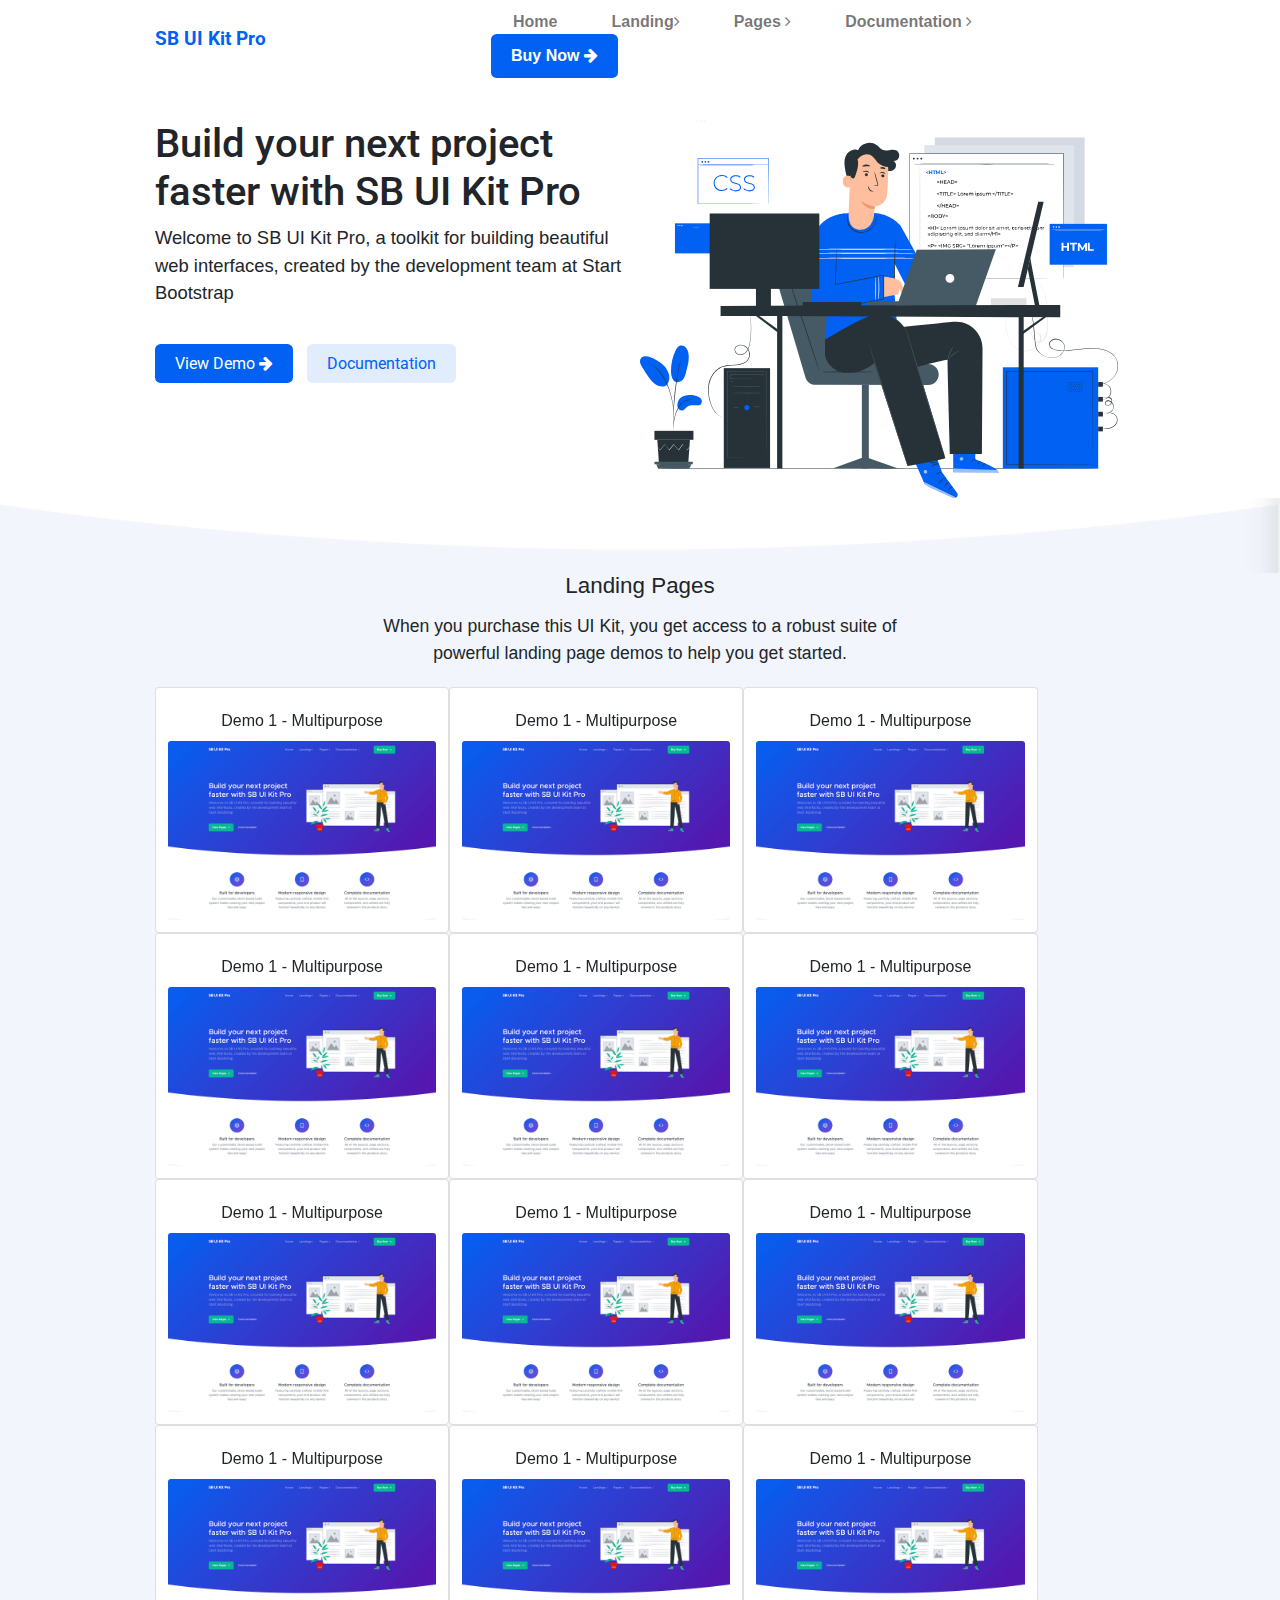
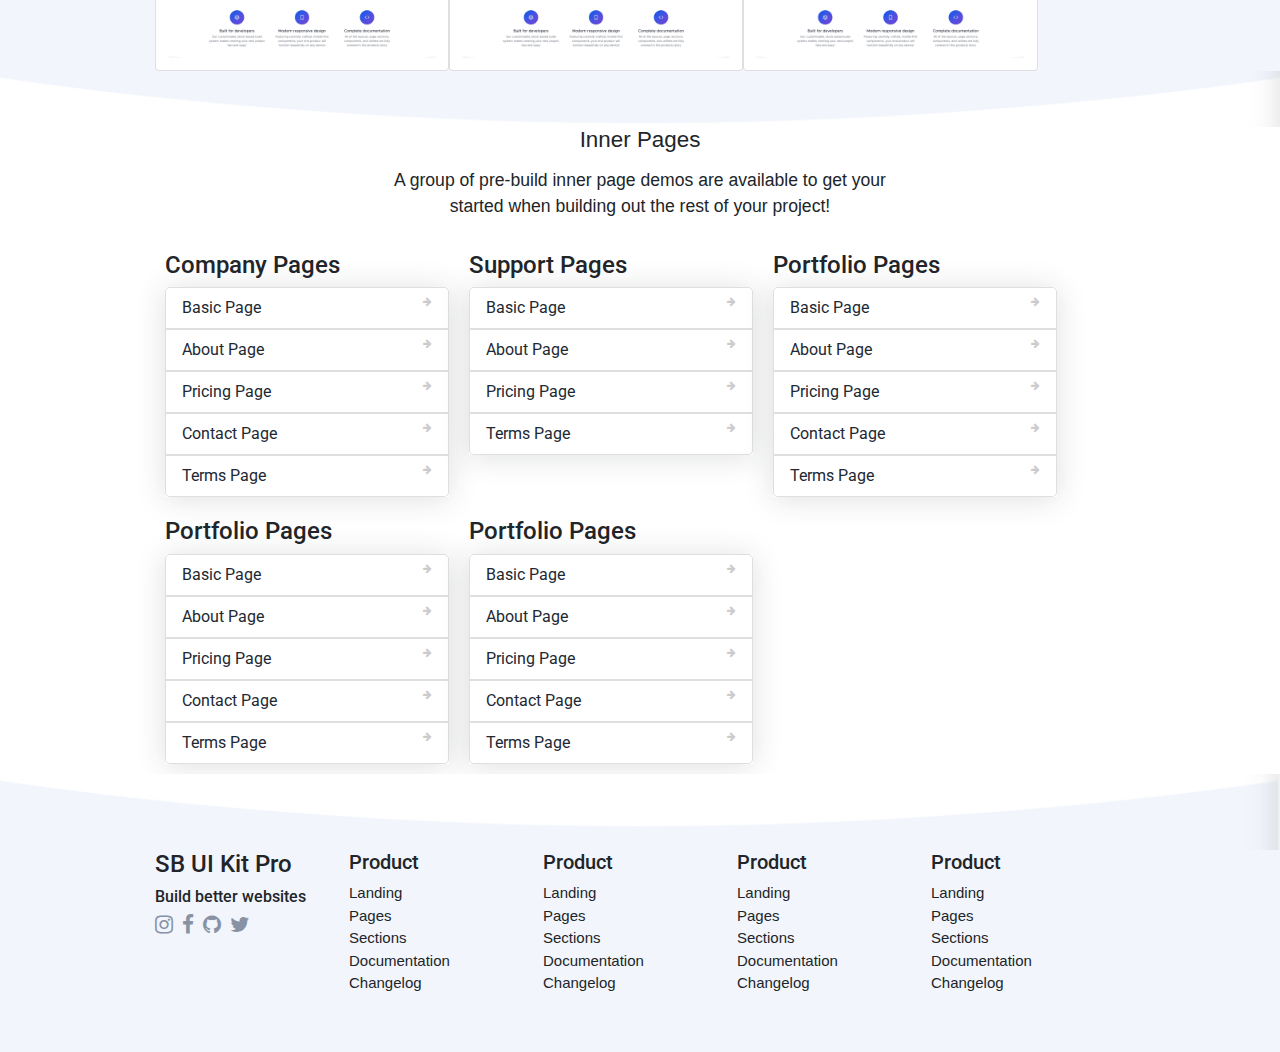
<file: class10/index.html>
<html>
<head>  
	<meta name="viewport" content="width=device-width, initial-scale=1">
  <title>Template Raw HTML</title>
  <link href="css/bootstrap.min.css" rel="stylesheet">
  <link href="css/fontawesome/css/font-awesome.min.css" rel="stylesheet">
  <link href="css/custom.css" rel="stylesheet">
  <link href="css/responsive.css" rel="stylesheet">
</head>
<body>
<div class="navfixed">
	<div class="main">
		<header>
			<div class="logo">
				SB UI Kit Pro
			</div>
			<div class="nav">
				<ul>
					<a href="index.html" ><li class="navitem">Home</li></a>
					<a href="#"><li class="navitem">Landing<i class="fa fa-angle-right"></i></li></a>
					<a href="#"><li class="navitem">Pages <i class="fa fa-angle-right"></i></li></a>
					<a href="#"><li class="navitem">Documentation <i class="fa fa-angle-right"></i></li></a>			
					<a href="#"><li class="buynow">Buy Now <i class="fa fa-arrow-right"></i></li></a>
				</ul>
			</div>
		</header>	
	</div>
</div>
<section class="sec1">
	<div class="footmain">
		<div class="sec1-left">
			<h1>Build your next project faster with SB UI Kit Pro</h1>
			<p>Welcome to SB UI Kit Pro, a toolkit for building beautiful web interfaces, created by the development team at Start Bootstrap</p>
			<a class="viewdemo">View Demo <i class="fa fa-arrow-right"></i></a>
			<a class="documentation">Documentation</a>
		</div>
		<div class="sec1-right">
			<img src="img/programming.svg" class="banner-img">
		</div>
	</div>
</section>
<section class="sec2">
	<img src="img/footertop.png" class="footerpic">
	<div class="footmain">
		<h2>Landing Pages</h2>
		<p>When you purchase this UI Kit, you get access to a robust suite of powerful landing page demos to help you get started.</p>
		<div class="card">
		<h6>Demo 1 - Multipurpose</h6>
		<img src="img/card/1.png" class="card-img">
		</div>
		<div class="card">
		<h6>Demo 1 - Multipurpose</h6>
		<img src="img/card/1.png" class="card-img">
		</div>
		<div class="card">
		<h6>Demo 1 - Multipurpose</h6>
		<img src="img/card/1.png" class="card-img">
		</div>
		<div class="card">
		<h6>Demo 1 - Multipurpose</h6>
		<img src="img/card/1.png" class="card-img">
		</div>
		<div class="card">
		<h6>Demo 1 - Multipurpose</h6>
		<img src="img/card/1.png" class="card-img">
		</div>
		<div class="card">
		<h6>Demo 1 - Multipurpose</h6>
		<img src="img/card/1.png" class="card-img">
		</div>
		<div class="card">
		<h6>Demo 1 - Multipurpose</h6>
		<img src="img/card/1.png" class="card-img">
		</div>
		<div class="card">
		<h6>Demo 1 - Multipurpose</h6>
		<img src="img/card/1.png" class="card-img">
		</div>
		<div class="card">
		<h6>Demo 1 - Multipurpose</h6>
		<img src="img/card/1.png" class="card-img">
		</div>
		<div class="card">
		<h6>Demo 1 - Multipurpose</h6>
		<img src="img/card/1.png" class="card-img">
		</div>
		<div class="card">
		<h6>Demo 1 - Multipurpose</h6>
		<img src="img/card/1.png" class="card-img">
		</div>
		<div class="card">
		<h6>Demo 1 - Multipurpose</h6>
		<img src="img/card/1.png" class="card-img">
		</div>		
	</div>
	<img src="img/bottomshape.png" class="footerpic">
</section>
	<section class="sec3">
		<div class="footmain">
			<h2>Inner Pages</h2>
			<p>A group of pre-build inner page demos are available to get your started when building out the rest of your project!</p>
			<div class="list-content">
			<h4>Company Pages</h4>
			<ul>
				<a href="#"><li class="start-radius">Basic Page <i class="fa fa-arrow-right"></i></li></a>			
				<li>About Page <i class="fa fa-arrow-right"></i></li>	
				<li >Pricing Page <i class="fa fa-arrow-right"></i></li>
				<li>Contact Page <i class="fa fa-arrow-right"></i></li>
				<li class="end-radius">Terms Page <i class="fa fa-arrow-right"></i></li>				
			</ul>

			</div>
			<div class="list-content">
			<h4>Support Pages</h4>
			<ul>
				<li class="start-radius">Basic Page <i class="fa fa-arrow-right"></i></li>			
				<li>About Page <i class="fa fa-arrow-right"></i></li>	
				<li >Pricing Page <i class="fa fa-arrow-right"></i></li>
				<li class="end-radius">Terms Page <i class="fa fa-arrow-right"></i></li>				
			</ul>
			</div>
			<div class="list-content">
			<h4>Portfolio Pages</h4>
			<ul>
				<li class="start-radius">Basic Page <i class="fa fa-arrow-right"></i></li>			
				<li>About Page <i class="fa fa-arrow-right"></i></li>	
				<li >Pricing Page <i class="fa fa-arrow-right"></i></li>
				<li>Contact Page <i class="fa fa-arrow-right"></i></li>
				<li class="end-radius">Terms Page <i class="fa fa-arrow-right"></i></li>				
			</ul>
			</div>
			<div class="list-content">
			<h4>Portfolio Pages</h4>
			<ul>
				<li class="start-radius">Basic Page <i class="fa fa-arrow-right"></i></li>			
				<li>About Page <i class="fa fa-arrow-right"></i></li>	
				<li >Pricing Page <i class="fa fa-arrow-right"></i></li>
				<li>Contact Page <i class="fa fa-arrow-right"></i></li>
				<li class="end-radius">Terms Page <i class="fa fa-arrow-right"></i></li>				
			</ul>
			</div>
			<div class="list-content">
			<h4>Portfolio Pages</h4>
			<ul>
				<li class="start-radius">Basic Page <i class="fa fa-arrow-right"></i></li>			
				<li>About Page <i class="fa fa-arrow-right"></i></li>	
				<li >Pricing Page <i class="fa fa-arrow-right"></i></li>
				<li>Contact Page <i class="fa fa-arrow-right"></i></li>
				<li class="end-radius">Terms Page <i class="fa fa-arrow-right"></i></li>				
			</ul>
			</div>
		</div>
	</section>
	<section class="sec4"></section>	
<footer>
<img src="img/footertop.png" class="footerpic">
	<div class="footmain">
		<div class="foot1">
			<h4>SB UI Kit Pro</h4>
			<h6>Build better websites</h6>
			<i class="fa fa-instagram"></i>
			<i class="fa fa-facebook"></i>
			<i class="fa fa-github"></i>
			<i class="fa fa-twitter"></i>
		</div>
		<div class="foot2">
		<h5>Product</h5>
			<ul>
				<li>Landing</li>
				<li>Pages</li>
				<li>Sections</li>
				<li>Documentation</li>
				<li>Changelog</li>
			</ul>
		</div>
		<div class="foot3">
		<h5>Product</h5>
			<ul>
				<li>Landing</li>
				<li>Pages</li>
				<li>Sections</li>
				<li>Documentation</li>
				<li>Changelog</li>
			</ul>
		</div>
		<div class="foot4">
		<h5>Product</h5>
			<ul>
				<li>Landing</li>
				<li>Pages</li>
				<li>Sections</li>
				<li>Documentation</li>
				<li>Changelog</li>
			</ul>
		</div>
		<div class="foot5">
		<h5>Product</h5>
			<ul>
				<li>Landing</li>
				<li>Pages</li>
				<li>Sections</li>
				<li>Documentation</li>
				<li>Changelog</li>
			</ul>
		</div>
		<section class="copyright">
			
		</section>
		</div>
		
	</footer>	
  <script src="js/bootstrap.min.js"></script>
</body>

</html>
</file>
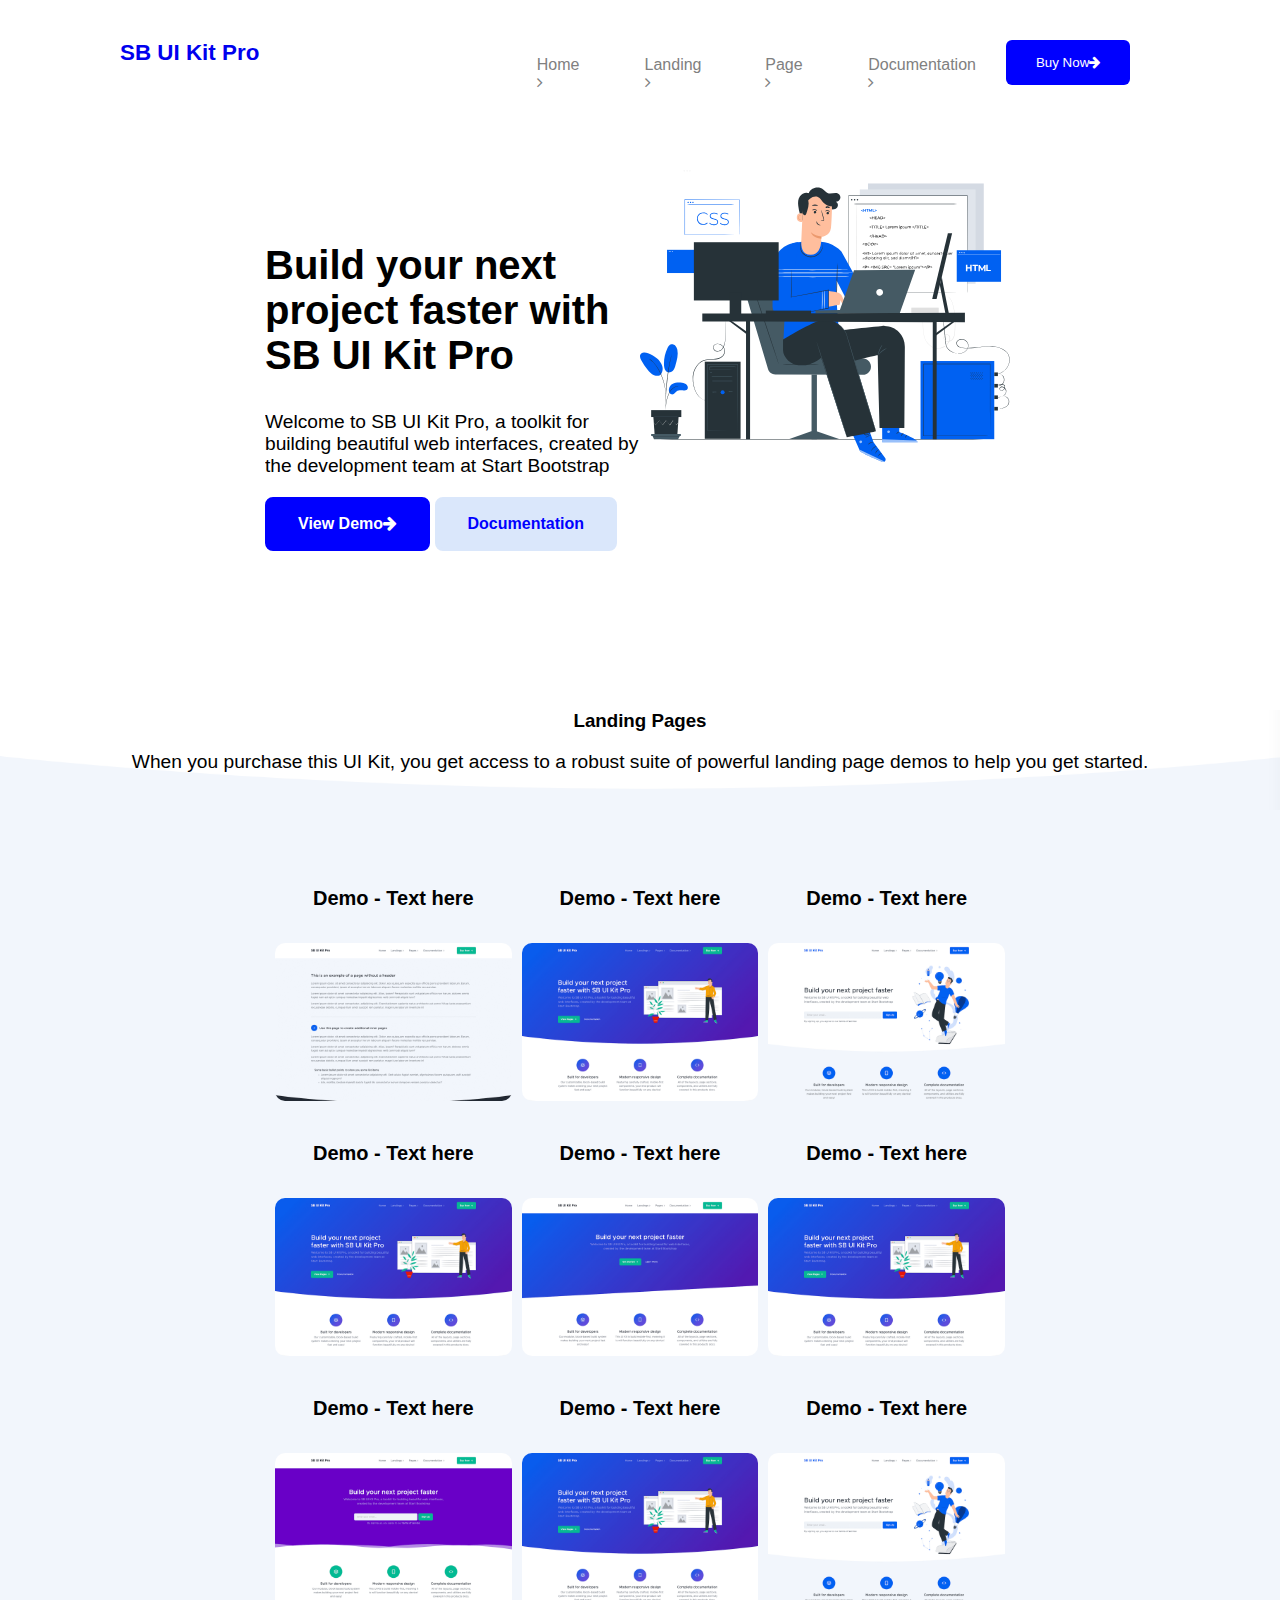
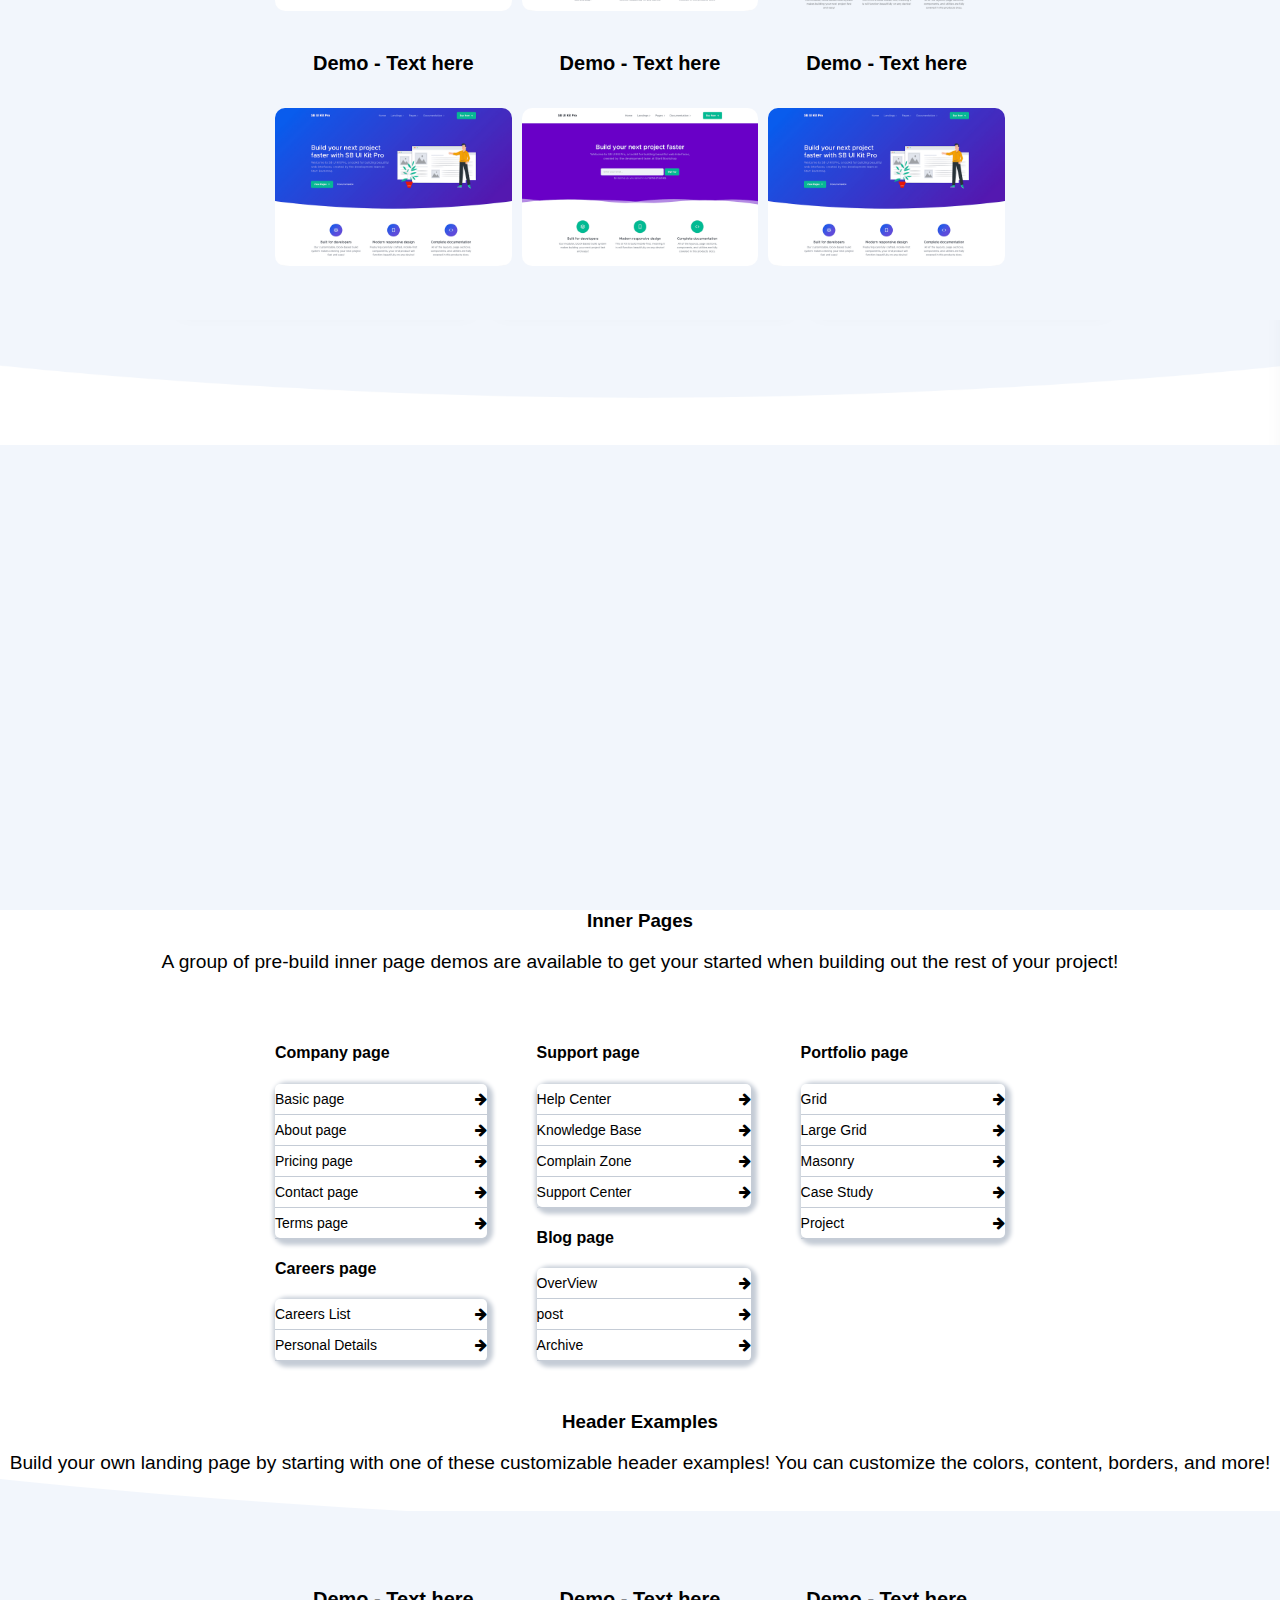
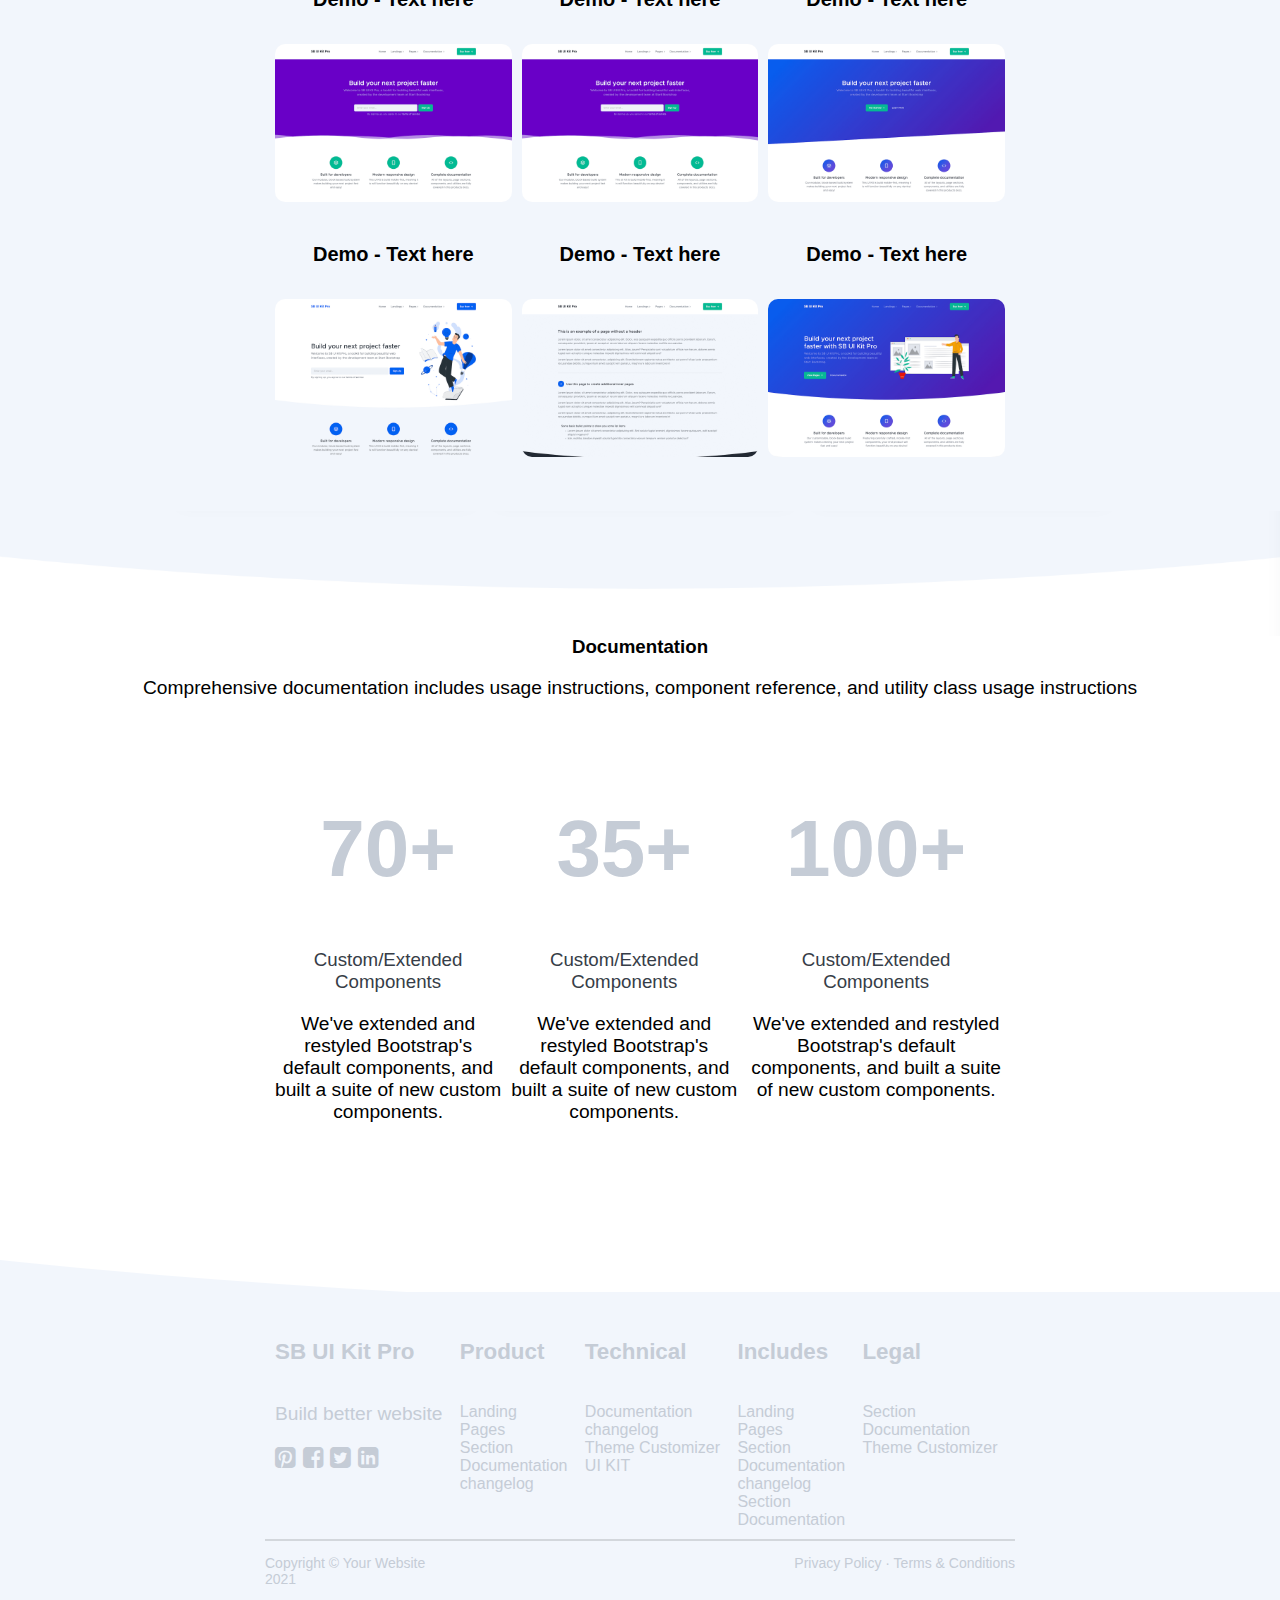
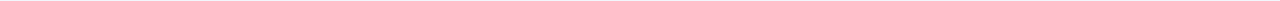
<file: Class6/index.html>
<!DOCTYPE html>
<html lang="en">
<head>
  <meta charset="UTF-8">
  <meta http-equiv="X-UA-Compatible" content="IE=edge">
  <meta name="viewport" content="width=device-width, initial-scale=1.0">
  <title>SB UI Kit Pro</title>
  <link rel="stylesheet" href="https://cdnjs.cloudflare.com/ajax/libs/font-awesome/4.7.0/css/font-awesome.min.css">
  <link rel="stylesheet" href="style.css">
</head>
<body>
  <section class="sec1">
    <navbar>
      <div class="logo"><a href="#">SB UI Kit Pro</a></div>
      <div class="nav">
        <ul>
          <li><a href="">Home <i class="fa fa-angle-right"></i></a></li>
          <li><a href="">Landing <i class="fa fa-angle-right"></i></a></li>
          <li><a href="">Page <i class="fa fa-angle-right"></i></a></li>
          <li><a href="">Documentation <i class="fa fa-angle-right"></i></a></li>
        </ul>
      </div>
      <div class="button"><button class="myBtn">Buy Now<i class="fa fa-arrow-right"></i></button></div>
    </navbar>
  </section>

<!-- section1 End -->
<!-- section2 Start -->

  <section class="sec2">
    <div class="side1">
      <h2>Build your next project faster with SB UI Kit Pro</h2>
      <p>Welcome to SB UI Kit Pro, a toolkit for building beautiful web interfaces, created by the development team at Start Bootstrap</p>
      <button class="myBtn1" type="button">View Demo<i class="fa fa-arrow-right"></i></button>
      <button class="myBtn2" type="button">Documentation</button>
    </div>
    <div class="side2">
      <img src="images/programming.svg" alt="">
    </div>
  </section>

  <!-- section2 End -->
  <!-- section3 Start -->

  <section class="sec3">
    <div class="top-area top-area-img">
      <h3>Landing Pages</h3>
      <p>When you purchase this UI Kit, you get access to a robust suite of powerful landing page demos to help you get started.</p>
    </div>
    <div class="demo-website grid-container">
      <div class="demo1 demo">
        <h4>Demo - Text here</h4>
        <a href=""><img src="images/header4.png" alt=""></a>
      </div>
      <div class="demo2 demo">
        <h4>Demo - Text here</h4>
        <a href=""><img src="images/demo img.png" alt=""></a>
      </div>
      <div class="demo3 demo">
        <h4>Demo - Text here</h4>
        <a href=""><img src="images/header3.png" alt=""></a>
      </div>
      <div class="demo4 demo ">
        <h4>Demo - Text here</h4>
        <a href=""><img src="images/demo img.png" alt=""></a>
      </div>
      <div class="demo5 demo ">
        <h4>Demo - Text here</h4>
        <a href=""><img src="images/header2.png" alt=""></a>
      </div>
      <div class="demo6 demo ">
        <h4>Demo - Text here</h4>
        <a href=""><img src="images/demo img.png" alt=""></a>
      </div>
      <div class="demo7 demo ">
        <h4>Demo - Text here</h4>
        <a href=""><img src="images/header1.png" alt=""></a>
      </div>
      <div class="demo8 demo ">
        <h4>Demo - Text here</h4>
        <a href=""><img src="images/demo img.png" alt=""></a>
      </div>
      <div class="demo9 demo">
        <h4>Demo - Text here</h4>
        <a href=""><img src="images/header3.png" alt=""></a>
      </div>
      <div class="demo10 demo">
        <h4>Demo - Text here</h4>
        <a href=""><img src="images/demo img.png" alt=""></a>
      </div>
      <div class="demo11 demo">
        <h4>Demo - Text here</h4>
        <a href=""><img src="images/header1.png" alt=""></a>
      </div>
      <div class="demo12 demo">
        <h4>Demo - Text here</h4>
        <a href=""><img src="images/demo img.png" alt=""></a>
      </div>
    </div>
    <div class="lastImage"></div>
  </section>

  <!-- section3 End -->
  <!-- section4 Start -->


  <section class="sec4">
    <div class="top-area">
      <h3>Inner Pages</h3>
      <p>A group of pre-build inner page demos are available to get your started when building out the rest of your project!</p>
    </div>
    <div class="grid-container-sec4">
      <div class="pages">
          <h4>Company page</h4>
          <table class="mytable">
            <tr class="myRow">
              <td class="myData"><a href="" class="dataLink">
                <div class="dataAndI">
                <small>Basic page</small>
                <small><i class="fa fa-arrow-right"></i></small>
              </div></a></td>
            </tr>
            <tr class="myRow">
              <td class="myData"><a href="" class="dataLink">
                <div class="dataAndI">
                <small>About page</small>
                <small><i class="fa fa-arrow-right"></i></small>
              </div></a></td>
            </tr>
            <tr class="myRow">
              <td class="myData"><a href="" class="dataLink">
                <div class="dataAndI">
                <small>Pricing page</small>
                <small><i class="fa fa-arrow-right"></i></small>
              </div></a></td>
            </tr>
            <tr class="myRow">
              <td class="myData"><a href="" class="dataLink">
                <div class="dataAndI">
                <small>Contact page</small>
                <small><i class="fa fa-arrow-right"></i></small>
              </div></a></td>
            </tr>
            <tr class="myRow">
              <td class="myData"><a href="" class="dataLink">
                <div class="dataAndI">
                <small>Terms page</small>
                <small><i class="fa fa-arrow-right"></i></small>
              </div></a></td>
            </tr>
          </table>
          <h4>Careers page</h4>
          <div>
            <table class="mytable">
              <tr class="myRow">
                <td class="myData"><a href="" class="dataLink">
                  <div class="dataAndI">
                  <small>Careers List</small>
                  <small><i class="fa fa-arrow-right"></i></small>
                </div></a></td>
              </tr>
              <tr class="myRow">
                <td class="myData"><a href="" class="dataLink">
                  <div class="dataAndI">
                  <small>Personal Details</small>
                  <small><i class="fa fa-arrow-right"></i></small>
                </div></a></td>
              </tr>
            </table>
          </div>
      </div>
      <div class="pages">
        <h4>Support page</h4>
          <div>
            <table class="mytable">
              <tr class="myRow">
                <td class="myData"><a href="" class="dataLink">
                  <div class="dataAndI">
                  <small>Help Center</small>
                  <small><i class="fa fa-arrow-right"></i></small>
                </div></a></td>
              </tr>
              <tr class="myRow">
                <td class="myData"><a href="" class="dataLink">
                  <div class="dataAndI">
                  <small>Knowledge Base</small>
                  <small><i class="fa fa-arrow-right"></i></small>
                </div></a></td>
              </tr>
              <tr class="myRow">
                <td class="myData"><a href="" class="dataLink">
                  <div class="dataAndI">
                  <small>Complain Zone</small>
                  <small><i class="fa fa-arrow-right"></i></small>
                </div></a></td>
              </tr>
              <tr class="myRow">
                <td class="myData"><a href="" class="dataLink">
                  <div class="dataAndI">
                  <small>Support Center</small>
                  <small><i class="fa fa-arrow-right"></i></small>
                </div></a></td>
              </tr>
            </table>
          </div>
          <h4>Blog page</h4>
          <div>
            <table class="mytable">
              <tr class="myRow">
                <td class="myData"><a href="" class="dataLink">
                  <div class="dataAndI">
                  <small>OverView</small>
                  <small><i class="fa fa-arrow-right"></i></small>
                </div></a></td>
              </tr>
              <tr class="myRow">
                <td class="myData"><a href="" class="dataLink">
                  <div class="dataAndI">
                  <small>post</small>
                  <small><i class="fa fa-arrow-right"></i></small>
                </div></a></td>
              </tr>
              <tr class="myRow">
                <td class="myData"><a href="" class="dataLink">
                  <div class="dataAndI">
                  <small>Archive</small>
                  <small><i class="fa fa-arrow-right"></i></small>
                </div></a></td>
              </tr>
            </table>
          </div>
      </div>
      <div class="pages">
        <h4>Portfolio page</h4>
           <div>
              <table class="mytable">
                <tr class="myRow">
                  <td class="myData"><a href="" class="dataLink">
                    <div class="dataAndI">
                    <small>Grid</small>
                    <small><i class="fa fa-arrow-right"></i></small>
                  </div></a></td>
                </tr>
                <tr class="myRow">
                  <td class="myData"><a href="" class="dataLink">
                    <div class="dataAndI">
                    <small>Large Grid</small>
                    <small><i class="fa fa-arrow-right"></i></small>
                  </div></a></td>
                </tr>
                <tr class="myRow">
                  <td class="myData"><a href="" class="dataLink">
                    <div class="dataAndI">
                    <small>Masonry</small>
                    <small><i class="fa fa-arrow-right"></i></small>
                  </div></a></td>
                </tr>
                <tr class="myRow">
                  <td class="myData"><a href="" class="dataLink">
                    <div class="dataAndI">
                    <small>Case Study</small>
                    <small><i class="fa fa-arrow-right"></i></small>
                  </div></a></td>
                </tr>
                <tr class="myRow">
                  <td class="myData"><a href="" class="dataLink">
                    <div class="dataAndI">
                    <small>Project</small>
                    <small><i class="fa fa-arrow-right"></i></small>
                  </div></a></td>
                </tr>
              </table>
          </div>
      </div>
    </div>
  </section>


  <!-- section4 End -->
  <!-- section5 Start -->

  <section class="sec5">
    <div class="top-area sec5-top-img">
      <h3>Header Examples</h3>
      <p>Build your own landing page by starting with one of these customizable header examples! You can customize the colors, content, borders, and more!</p>
    </div>
    <div class="demo-website grid-container">
      <div class="demo1 demo">
        <h4>Demo - Text here</h4>
        <a href=""><img src="images/header1.png" alt=""></a>
      </div>
      <div class="demo2 demo">
        <h4>Demo - Text here</h4>
        <a href=""><img src="images/header1.png" alt=""></a>
      </div>
      <div class="demo3 demo">
        <h4>Demo - Text here</h4>
        <a href=""><img src="images/header2.png" alt=""></a>
      </div>
      <div class="demo4 demo ">
        <h4>Demo - Text here</h4>
        <a href=""><img src="images/header3.png" alt=""></a>
      </div>
      <div class="demo5 demo ">
        <h4>Demo - Text here</h4>
        <a href=""><img src="images/header4.png" alt=""></a>
      </div>
      <div class="demo6 demo ">
        <h4>Demo - Text here</h4>
        <a href=""><img src="images/demo img.png" alt=""></a>
      </div>
    </div>
    <div class="lastImage"></div>
  </section>
  <!-- section 5 ends -->
  <!-- section 6 starts -->
  <section class="sec6">
    <div class="top-area">
      <h3>Documentation</h3>
      <p>Comprehensive documentation includes usage instructions, component reference, and utility class usage instructions</p>
    </div>
    <div class="demo-website grid-container">
      <div class="textPart">
        <h1>70+</h1>
        <h3>Custom/Extended Components</h3>
        <p>We've extended and restyled Bootstrap's default components, and built a suite of new custom components.</p>
      </div>
      <div class="textPart">
        <h1>35+</h1>
        <h3>Custom/Extended Components</h3>
        <p>We've extended and restyled Bootstrap's default components, and built a suite of new custom components.</p>
      </div>
      <div class="textPart">
        <h1>100+</h1>
        <h3>Custom/Extended Components</h3>
        <p>We've extended and restyled Bootstrap's default components, and built a suite of new custom components.</p>
      </div>
    </div>
  </section>
<!-- section6 ends  -->
<!-- section7 starts -->
  <section class="sec7">
    <div class="sec7-back-img"></div>
    <div class="grid-container-last">
      <div class="sec7-part">
        <h5>SB UI Kit Pro</h5>
        <p>Build better website</p>
        <div class="fa-fa-logo">
          <i class="fa fa-pinterest-square"></i>
          <i class="fa fa-facebook-square"></i>
          <i class="fa fa-twitter-square"></i>
          <i class="fa fa-linkedin-square"></i>
        </div>
        <div>

        </div>
      </div>
      <div class="sec7-part">
        <h5>Product</h5>
        <div class="sec7-list">
          <li><a href="">Landing</a></li>
          <li><a href="">Pages</a></li>
          <li><a href="">Section</a></li>
          <li><a href="">Documentation</a></li>
          <li><a href="">changelog</a></li>
        </div>
      </div>
      <div class="sec7-part">
        <h5>Technical</h5>
        <div class="sec7-list">
          <li><a href="">Documentation</a></li>
          <li><a href="">changelog</a></li>
          <li><a href="">Theme Customizer</a></li>
          <li><a href="">UI KIT</a></li>
        </div>
      </div>
      <div class="sec7-part">
        <h5>Includes</h5>
        <div class="sec7-list">
          <li><a href="">Landing</a></li>
          <li><a href="">Pages</a></li>
          <li><a href="">Section</a></li>
          <li><a href="">Documentation</a></li>
          <li><a href="">changelog</a></li>
          <li><a href="">Section</a></li>
          <li><a href="">Documentation</a></li>
        </div>
      </div>
      <div class="sec7-part">
        <h5>Legal</h5>
        <div class="sec7-list">
          <li><a href="">Section</a></li>
          <li><a href="">Documentation</a></li>
          <li><a href="">Theme Customizer</a></li>
        </div>
      </div>
    </div>
    <footer>
      <div class="grid-container-footer">
        <div class="footer footer-Part1">
          <p class="copy">Copyright © Your Website 2021</p>
        </div>
        <div class="footer footer-Part2">
          <p class="privacy">Privacy Policy · Terms & Conditions</p>
        </div>
      </div>
    </footer>
  </section>
</body>
</html>
</file>
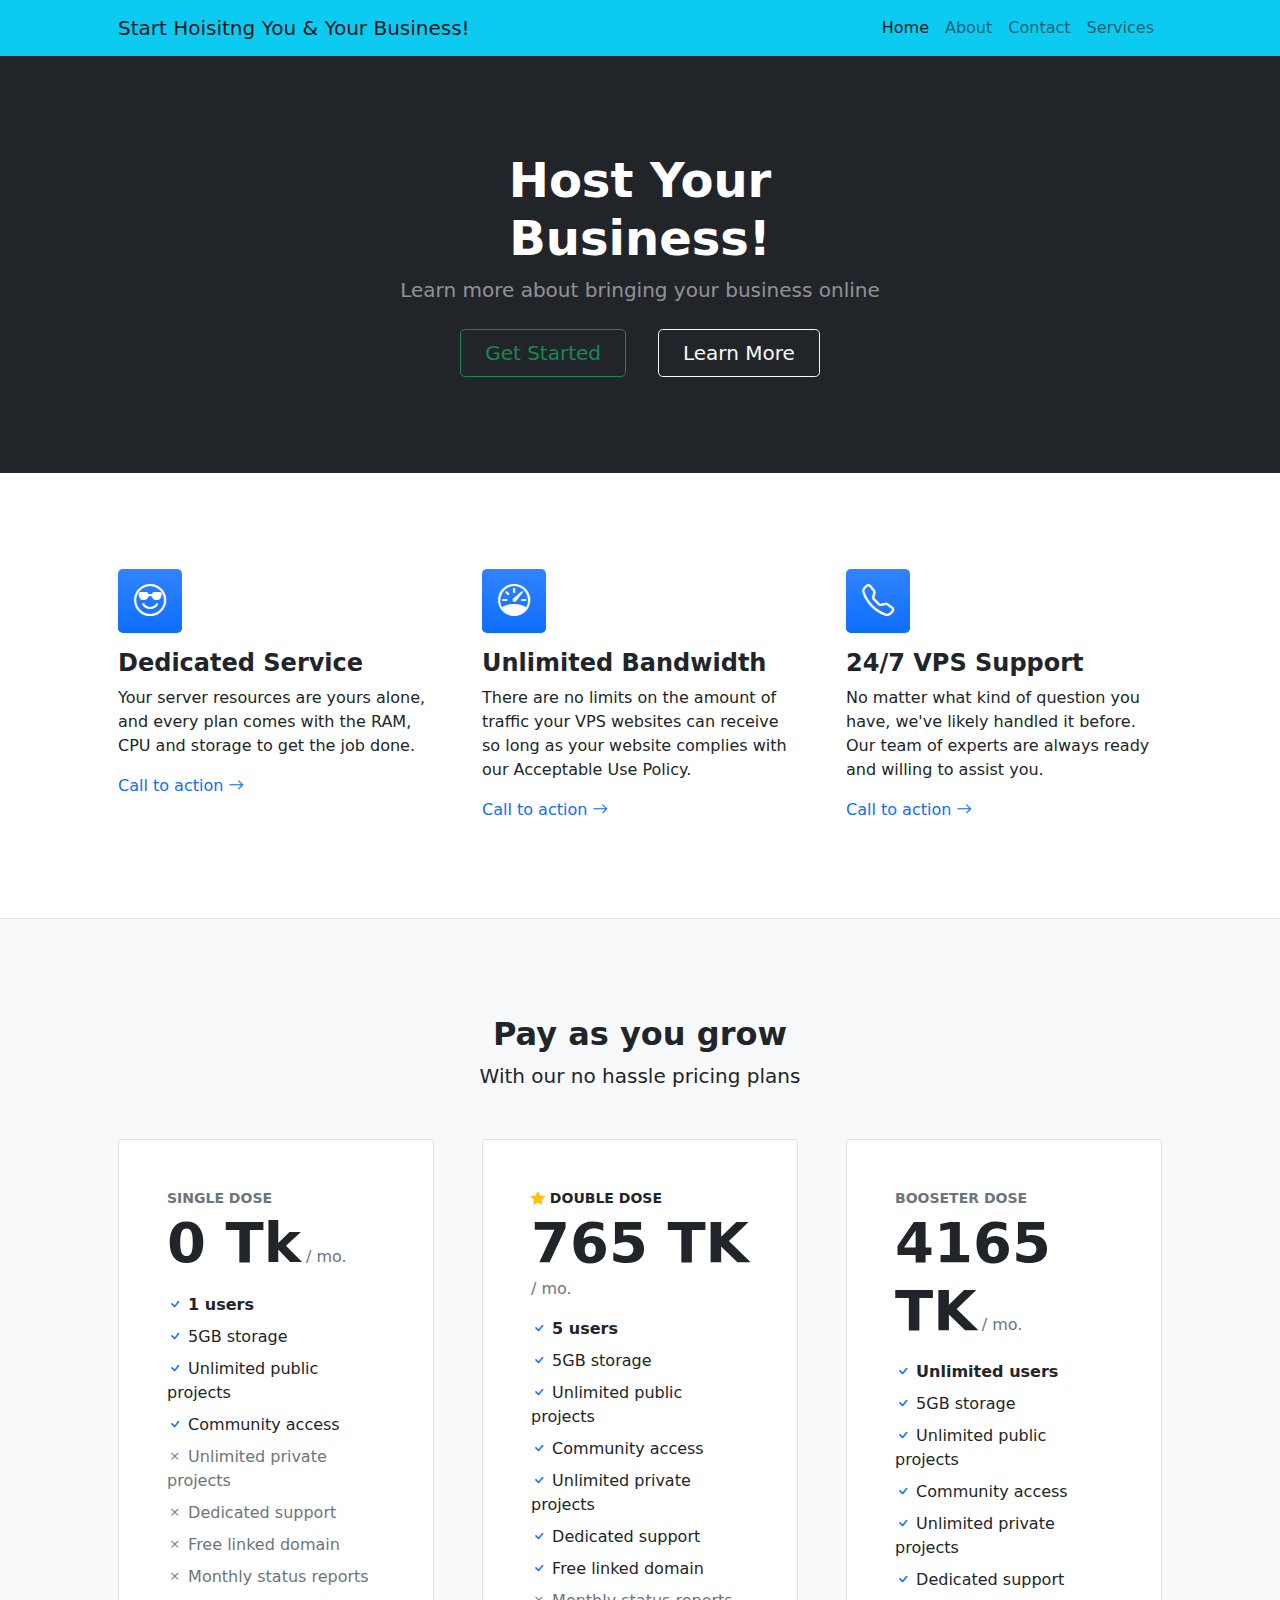
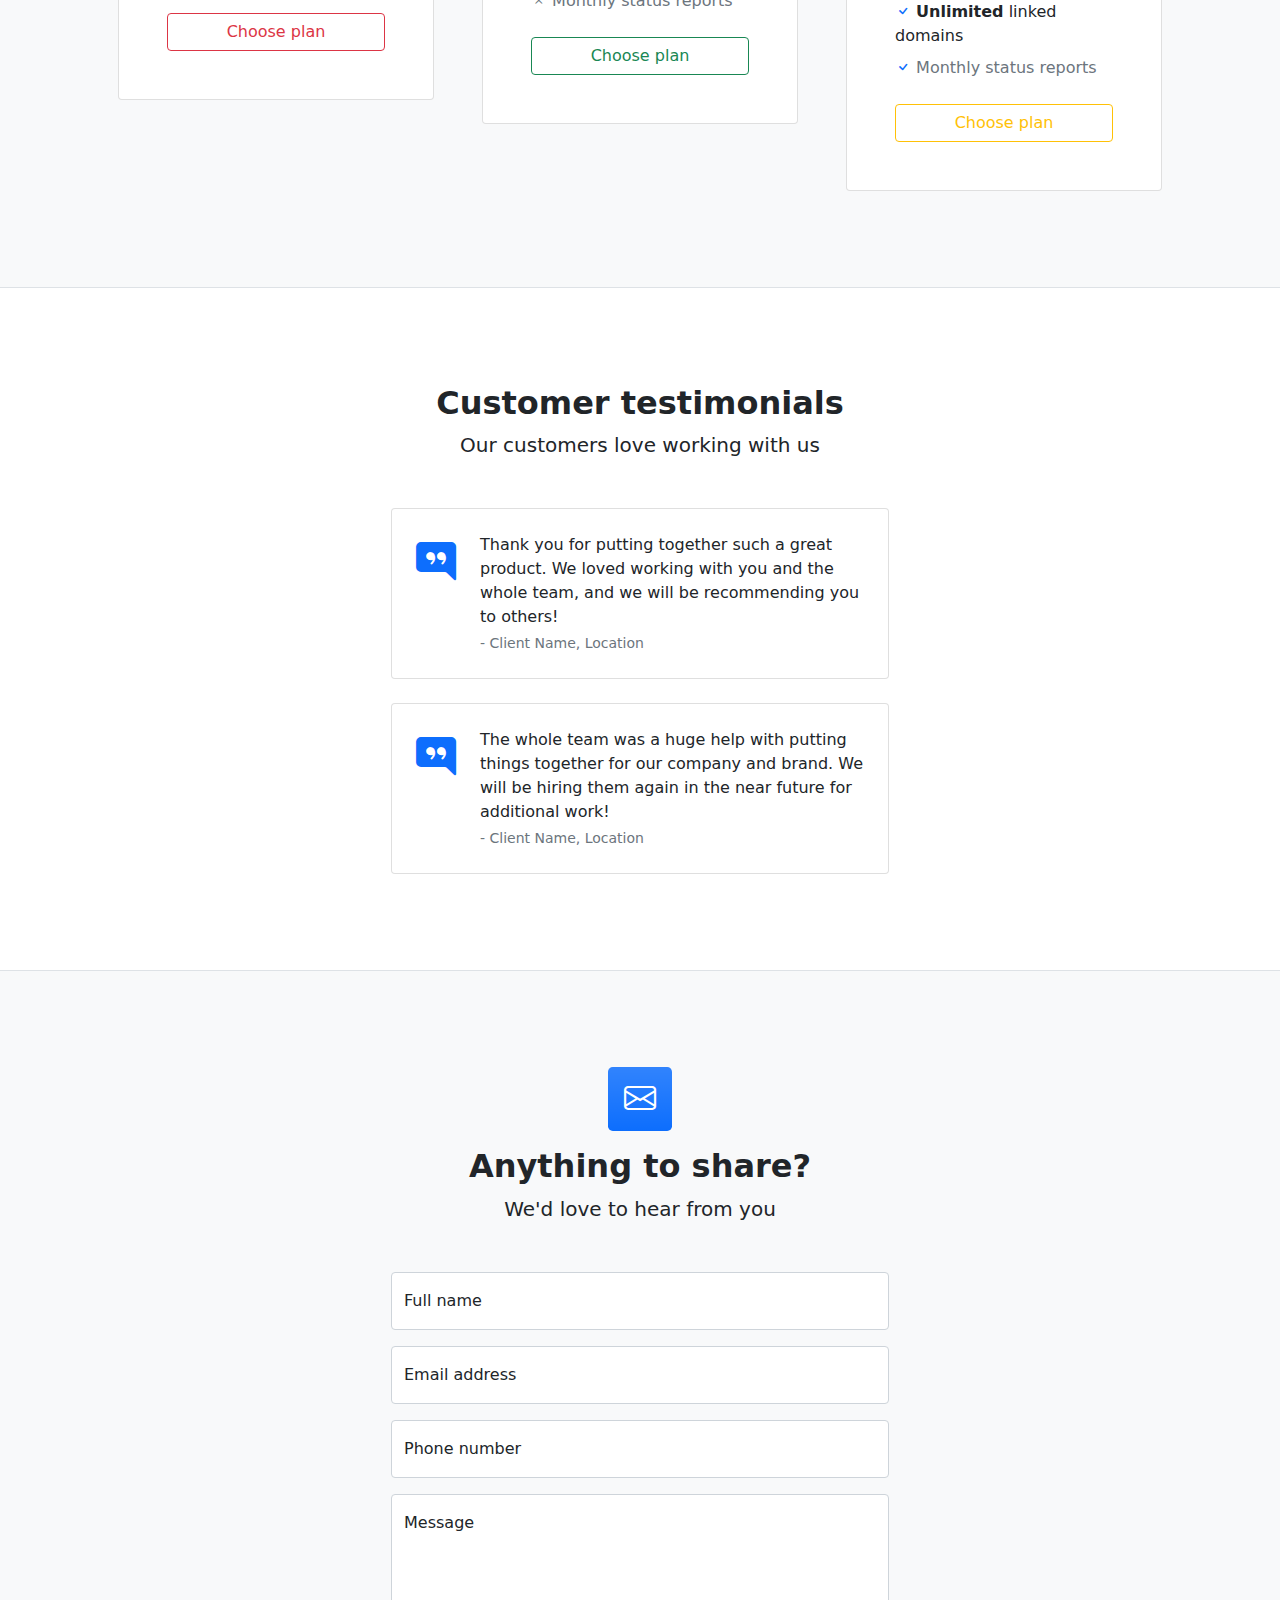
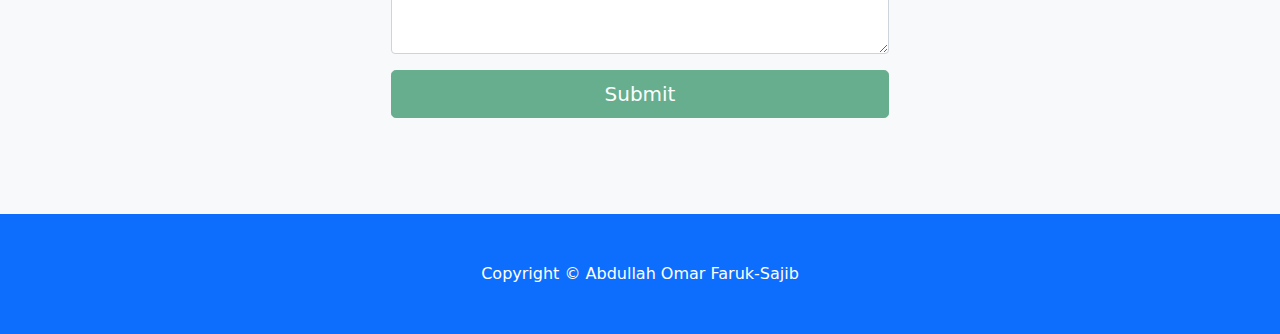
<file: Class-3/Hosting site/index.html>
<!DOCTYPE html>
<html lang="en">
    <head>
        <meta charset="utf-8" />
        <meta name="viewport" content="width=device-width, initial-scale=1, shrink-to-fit=no" />
        <meta name="description" content="" />
        <meta name="author" content="" />
        <title>Sajib</title>
        <!-- Favicon-->
        <link rel="icon" type="image/x-icon" href="assets/favicon.ico" />
        <!-- Bootstrap icons-->
        <link href="https://cdn.jsdelivr.net/npm/bootstrap-icons@1.4.1/font/bootstrap-icons.css" rel="stylesheet" />
        <!-- Core theme CSS (includes Bootstrap)-->
        <link href="css/styles.css" rel="stylesheet" />
    </head>
    <body>
        <!-- Responsive navbar-->
        <nav class="navbar navbar-expand-lg navbar-light bg-info">
            <div class="container px-5">
                <a class="navbar-brand" href="#!">Start Hoisitng You & Your Business!</a>
                <button class="navbar-toggler" type="button" data-bs-toggle="collapse" data-bs-target="#navbarSupportedContent" aria-controls="navbarSupportedContent" aria-expanded="false" aria-label="Toggle navigation"><span class="navbar-toggler-icon"></span></button>
                <div class="collapse navbar-collapse" id="navbarSupportedContent">
                    <ul class="navbar-nav ms-auto mb-2 mb-lg-0">
                        <li class="nav-item"><a class="nav-link active" aria-current="page" href="#!">Home</a></li>
                        <li class="nav-item"><a class="nav-link" href="#!">About</a></li>
                        <li class="nav-item"><a class="nav-link" href="#!">Contact</a></li>
                        <li class="nav-item"><a class="nav-link" href="#!">Services</a></li>
                    </ul>
                </div>
            </div>
        </nav>
        <!-- Header-->
        <header class="bg-dark py-5">
            <div class="container px-5">
                <div class="row gx-5 justify-content-center">
                    <div class="col-lg-6">
                        <div class="text-center my-5">
                            <h1 class="display-5 fw-bolder text-white mb-2">Host Your Business!</h1>
                            <p class="lead text-white-50 mb-4">Learn more about bringing your business online</p>
                            <div class="d-grid gap-3 d-sm-flex justify-content-sm-center">
                                <a class="btn btn-outline-success btn-lg px-4 me-sm-3" href="#features">Get Started</a>
                                <a class="btn btn-outline-light btn-lg px-4" href="#!">Learn More</a>
                            </div>
                        </div>
                    </div>
                </div>
            </div>
        </header>
        <!-- Features section-->
        <section class="py-5 border-bottom" id="features">
            <div class="container px-5 my-5">
                <div class="row gx-5">
                    <div class="col-lg-4 mb-5 mb-lg-0">
                        <div class="feature bg-primary bg-gradient text-white rounded-3 mb-3"><i class="bi bi-emoji-sunglasses"></i></div>
                        <h2 class="h4 fw-bolder">Dedicated Service</h2>
                        <p>Your server resources are yours alone, and every plan comes with the RAM, CPU and storage to get the job done.</p>
                        <a class="text-decoration-none" href="#!">
                            Call to action
                            <i class="bi bi-arrow-right"></i>
                        </a>
                    </div>
                    <div class="col-lg-4 mb-5 mb-lg-0">
                        <div class="feature bg-primary bg-gradient text-white rounded-3 mb-3"><i class="bi bi-speedometer"></i></div>
                        <h2 class="h4 fw-bolder">Unlimited Bandwidth</h2>
                        <p>There are no limits on the amount of traffic your VPS websites can receive so long as your website complies with our Acceptable Use Policy.</p>
                        <a class="text-decoration-none" href="#!">
                            Call to action
                            <i class="bi bi-arrow-right"></i>
                        </a>
                    </div>
                    <div class="col-lg-4">
                        <div class="feature bg-primary bg-gradient text-white rounded-3 mb-3"><i class="bi bi-telephone"></i></div>
                        <h2 class="h4 fw-bolder">24/7 VPS Support</h2>
                        <p>No matter what kind of question you have, we've likely handled it before. Our team of experts are always ready and willing to assist you.</p>
                        <a class="text-decoration-none" href="#!">
                            Call to action
                            <i class="bi bi-arrow-right"></i>
                        </a>
                    </div>
                </div>
            </div>
        </section>
        <!-- Pricing section-->
        <section class="bg-light py-5 border-bottom">
            <div class="container px-5 my-5">
                <div class="text-center mb-5">
                    <h2 class="fw-bolder">Pay as you grow</h2>
                    <p class="lead mb-0">With our no hassle pricing plans</p>
                </div>
                <div class="row gx-5 justify-content-center">
                    <!-- Pricing card free-->
                    <div class="col-lg-6 col-xl-4">
                        <div class="card mb-5 mb-xl-0">
                            <div class="card-body p-5">
                                <div class="small text-uppercase fw-bold text-muted">Single Dose</div>
                                <div class="mb-3">
                                    <span class="display-4 fw-bold">0 Tk</span>
                                    <span class="text-muted">/ mo.</span>
                                </div>
                                <ul class="list-unstyled mb-4">
                                    <li class="mb-2">
                                        <i class="bi bi-check text-primary"></i>
                                        <strong>1 users</strong>
                                    </li>
                                    <li class="mb-2">
                                        <i class="bi bi-check text-primary"></i>
                                        5GB storage
                                    </li>
                                    <li class="mb-2">
                                        <i class="bi bi-check text-primary"></i>
                                        Unlimited public projects
                                    </li>
                                    <li class="mb-2">
                                        <i class="bi bi-check text-primary"></i>
                                        Community access
                                    </li>
                                    <li class="mb-2 text-muted">
                                        <i class="bi bi-x"></i>
                                        Unlimited private projects
                                    </li>
                                    <li class="mb-2 text-muted">
                                        <i class="bi bi-x"></i>
                                        Dedicated support
                                    </li>
                                    <li class="mb-2 text-muted">
                                        <i class="bi bi-x"></i>
                                        Free linked domain
                                    </li>
                                    <li class="text-muted">
                                        <i class="bi bi-x"></i>
                                        Monthly status reports
                                    </li>
                                </ul>
                                <div class="d-grid"><a class="btn btn-outline-danger" href="#!">Choose plan</a></div>
                            </div>
                        </div>
                    </div>
                    <!-- Pricing card pro-->
                    <div class="col-lg-6 col-xl-4">
                        <div class="card mb-5 mb-xl-0">
                            <div class="card-body p-5">
                                <div class="small text-uppercase fw-bold">
                                    <i class="bi bi-star-fill text-warning"></i>
                                    Double Dose
                                </div>
                                <div class="mb-3">
                                    <span class="display-4 fw-bold">765 TK</span>
                                    <span class="text-muted">/ mo.</span>
                                </div>
                                <ul class="list-unstyled mb-4">
                                    <li class="mb-2">
                                        <i class="bi bi-check text-primary"></i>
                                        <strong>5 users</strong>
                                    </li>
                                    <li class="mb-2">
                                        <i class="bi bi-check text-primary"></i>
                                        5GB storage
                                    </li>
                                    <li class="mb-2">
                                        <i class="bi bi-check text-primary"></i>
                                        Unlimited public projects
                                    </li>
                                    <li class="mb-2">
                                        <i class="bi bi-check text-primary"></i>
                                        Community access
                                    </li>
                                    <li class="mb-2">
                                        <i class="bi bi-check text-primary"></i>
                                        Unlimited private projects
                                    </li>
                                    <li class="mb-2">
                                        <i class="bi bi-check text-primary"></i>
                                        Dedicated support
                                    </li>
                                    <li class="mb-2">
                                        <i class="bi bi-check text-primary"></i>
                                        Free linked domain
                                    </li>
                                    <li class="text-muted">
                                        <i class="bi bi-x"></i>
                                        Monthly status reports
                                    </li>
                                </ul>
                                <div class="d-grid"><a class="btn btn-outline-success" href="#!">Choose plan</a></div>
                            </div>
                        </div>
                    </div>
                    <!-- Pricing card enterprise-->
                    <div class="col-lg-6 col-xl-4">
                        <div class="card">
                            <div class="card-body p-5">
                                <div class="small text-uppercase fw-bold text-muted">Booseter Dose</div>
                                <div class="mb-3">
                                    <span class="display-4 fw-bold">4165 TK</span>
                                    <span class="text-muted">/ mo.</span>
                                </div>
                                <ul class="list-unstyled mb-4">
                                    <li class="mb-2">
                                        <i class="bi bi-check text-primary"></i>
                                        <strong>Unlimited users</strong>
                                    </li>
                                    <li class="mb-2">
                                        <i class="bi bi-check text-primary"></i>
                                        5GB storage
                                    </li>
                                    <li class="mb-2">
                                        <i class="bi bi-check text-primary"></i>
                                        Unlimited public projects
                                    </li>
                                    <li class="mb-2">
                                        <i class="bi bi-check text-primary"></i>
                                        Community access
                                    </li>
                                    <li class="mb-2">
                                        <i class="bi bi-check text-primary"></i>
                                        Unlimited private projects
                                    </li>
                                    <li class="mb-2">
                                        <i class="bi bi-check text-primary"></i>
                                        Dedicated support
                                    </li>
                                    <li class="mb-2">
                                        <i class="bi bi-check text-primary"></i>
                                        <strong>Unlimited</strong>
                                        linked domains
                                    </li>
                                    <li class="text-muted">
                                        <i class="bi bi-check text-primary"></i>
                                        Monthly status reports
                                    </li>
                                </ul>
                                <div class="d-grid"><a class="btn btn-outline-warning" href="#!">Choose plan</a></div>
                            </div>
                        </div>
                    </div>
                </div>
            </div>
        </section>
        <!-- Testimonials section-->
        <section class="py-5 border-bottom">
            <div class="container px-5 my-5 px-5">
                <div class="text-center mb-5">
                    <h2 class="fw-bolder">Customer testimonials</h2>
                    <p class="lead mb-0">Our customers love working with us</p>
                </div>
                <div class="row gx-5 justify-content-center">
                    <div class="col-lg-6">
                        <!-- Testimonial 1-->
                        <div class="card mb-4">
                            <div class="card-body p-4">
                                <div class="d-flex">
                                    <div class="flex-shrink-0"><i class="bi bi-chat-right-quote-fill text-primary fs-1"></i></div>
                                    <div class="ms-4">
                                        <p class="mb-1">Thank you for putting together such a great product. We loved working with you and the whole team, and we will be recommending you to others!</p>
                                        <div class="small text-muted">- Client Name, Location</div>
                                    </div>
                                </div>
                            </div>
                        </div>
                        <!-- Testimonial 2-->
                        <div class="card">
                            <div class="card-body p-4">
                                <div class="d-flex">
                                    <div class="flex-shrink-0"><i class="bi bi-chat-right-quote-fill text-primary fs-1"></i></div>
                                    <div class="ms-4">
                                        <p class="mb-1">The whole team was a huge help with putting things together for our company and brand. We will be hiring them again in the near future for additional work!</p>
                                        <div class="small text-muted">- Client Name, Location</div>
                                    </div>
                                </div>
                            </div>
                        </div>
                    </div>
                </div>
            </div>
        </section>
        <!-- Contact section-->
        <section class="bg-light py-5">
            <div class="container px-5 my-5 px-5">
                <div class="text-center mb-5">
                    <div class="feature bg-primary bg-gradient text-white rounded-3 mb-3"><i class="bi bi-envelope"></i></div>
                    <h2 class="fw-bolder">Anything to share?</h2>
                    <p class="lead mb-0">We'd love to hear from you</p>
                </div>
                <div class="row gx-5 justify-content-center">
                    <div class="col-lg-6">
                        <!-- * * * * * * * * * * * * * * *-->
                        <!-- * * SB Forms Contact Form * *-->
                        <!-- * * * * * * * * * * * * * * *-->
                        <!-- This form is pre-integrated with SB Forms.-->
                        <!-- To make this form functional, sign up at-->
                        <!-- https://startbootstrap.com/solution/contact-forms-->
                        <!-- to get an API token!-->
                        <form id="contactForm" data-sb-form-api-token="API_TOKEN">
                            <!-- Name input-->
                            <div class="form-floating mb-3">
                                <input class="form-control" id="name" type="text" placeholder="Enter your name..." data-sb-validations="required" />
                                <label for="name">Full name</label>
                                <div class="invalid-feedback" data-sb-feedback="name:required">A name is required.</div>
                            </div>
                            <!-- Email address input-->
                            <div class="form-floating mb-3">
                                <input class="form-control" id="email" type="email" placeholder="name@example.com" data-sb-validations="required,email" />
                                <label for="email">Email address</label>
                                <div class="invalid-feedback" data-sb-feedback="email:required">An email is required.</div>
                                <div class="invalid-feedback" data-sb-feedback="email:email">Email is not valid.</div>
                            </div>
                            <!-- Phone number input-->
                            <div class="form-floating mb-3">
                                <input class="form-control" id="phone" type="tel" placeholder="(123) 456-7890" data-sb-validations="required" />
                                <label for="phone">Phone number</label>
                                <div class="invalid-feedback" data-sb-feedback="phone:required">A phone number is required.</div>
                            </div>
                            <!-- Message input-->
                            <div class="form-floating mb-3">
                                <textarea class="form-control" id="message" type="text" placeholder="Enter your message here..." style="height: 10rem" data-sb-validations="required"></textarea>
                                <label for="message">Message</label>
                                <div class="invalid-feedback" data-sb-feedback="message:required">A message is required.</div>
                            </div>
                            <!-- Submit success message-->
                            <!---->
                            <!-- This is what your users will see when the form-->
                            <!-- has successfully submitted-->
                            <div class="d-none" id="submitSuccessMessage">
                                <div class="text-center mb-3">
                                    <div class="fw-bolder">Form submission successful!</div>
                                    To activate this form, sign up at
                                    <br />
                                    <a href="https://startbootstrap.com/solution/contact-forms">https://startbootstrap.com/solution/contact-forms</a>
                                </div>
                            </div>
                            <!-- Submit error message-->
                            <!---->
                            <!-- This is what your users will see when there is-->
                            <!-- an error submitting the form-->
                            <div class="d-none" id="submitErrorMessage"><div class="text-center text-danger mb-3">Error sending message!</div></div>
                            <!-- Submit Button-->
                            <div class="d-grid"><button class="btn btn-success btn-lg disabled" id="submitButton" type="submit">Submit</button></div>
                        </form>
                    </div>
                </div>
            </div>
        </section>
        <!-- Footer-->
        <footer class="py-5 bg-primary">
            <div class="container px-5"><p class="m-0 text-center text-white">Copyright &copy; Abdullah Omar Faruk-Sajib</p></div>
        </footer>
        <!-- Bootstrap core JS-->
        <script src="https://cdn.jsdelivr.net/npm/bootstrap@5.1.3/dist/js/bootstrap.bundle.min.js"></script>
        <!-- Core theme JS-->
        <script src="js/scripts.js"></script>
        <!-- * * * * * * * * * * * * * * * * * * * * * * * * * * * * * * * * * * * * * * * *-->
        <!-- * *                               SB Forms JS                               * *-->
        <!-- * * Activate your form at https://startbootstrap.com/solution/contact-forms * *-->
        <!-- * * * * * * * * * * * * * * * * * * * * * * * * * * * * * * * * * * * * * * * *-->
        <script src="https://cdn.startbootstrap.com/sb-forms-latest.js"></script>
    </body>
</html>
</file>
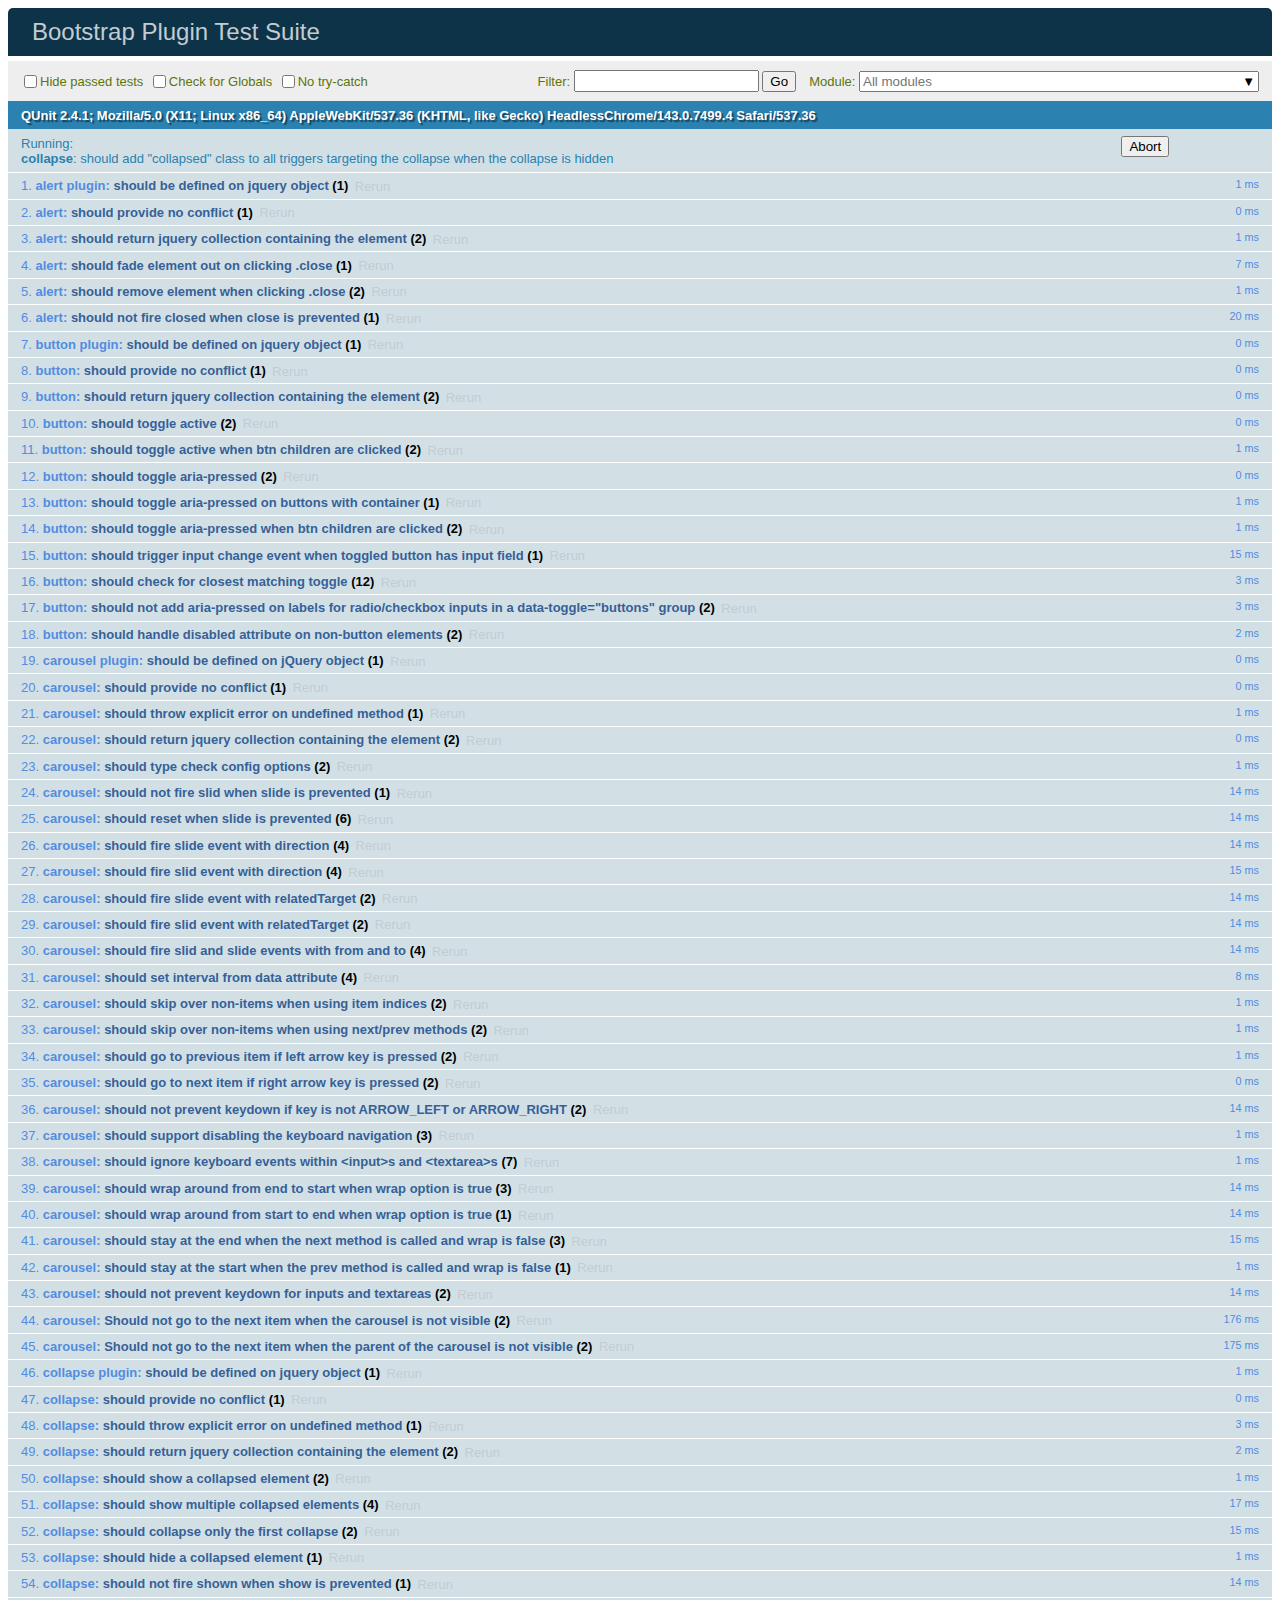
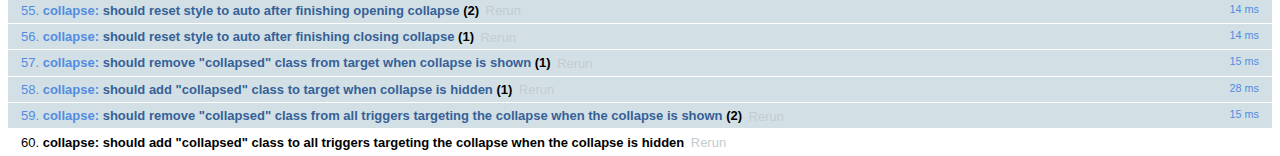
<file: class10/css/bootstrap/js/tests/index.html>
<!doctype html>
<html lang="en">
  <head>
    <meta charset="utf-8">
    <meta name="viewport" content="width=device-width, initial-scale=1, shrink-to-fit=no">
    <title>Bootstrap Plugin Test Suite</title>

    <!-- jQuery -->
    <script>
      (function () {
        var path = '../../assets/js/vendor/jquery-slim.min.js'
        // get jquery param from the query string.
        var jQueryVersion = location.search.match(/[?&]jquery=(.*?)(?=&|$)/)

        // If a version was specified, use that version from our vendor folder
        if (jQueryVersion) {
          path = 'vendor/jquery-' + jQueryVersion[1] + '.min.js'
        }
        document.write('<script src="' + path + '"><\/script>')
      }())
    </script>
    <script src="../../assets/js/vendor/popper.min.js"></script>

    <!-- QUnit -->
    <link rel="stylesheet" href="vendor/qunit.css" media="screen">
    <script src="vendor/qunit.js"></script>

    <script>
      // Disable jQuery event aliases to ensure we don't accidentally use any of them
      [
        'blur',
        'focus',
        'focusin',
        'focusout',
        'resize',
        'scroll',
        'click',
        'dblclick',
        'mousedown',
        'mouseup',
        'mousemove',
        'mouseover',
        'mouseout',
        'mouseenter',
        'mouseleave',
        'change',
        'select',
        'submit',
        'keydown',
        'keypress',
        'keyup',
        'contextmenu'
      ].forEach(function(eventAlias) {
        $.fn[eventAlias] = function() {
          throw new Error('Using the ".' + eventAlias + '()" method is not allowed, so that Bootstrap can be compatible with custom jQuery builds which exclude the "event aliases" module that defines said method. See https://github.com/twbs/bootstrap/blob/master/CONTRIBUTING.md#js')
        }
      })

      // Require assert.expect in each test
      QUnit.config.requireExpects = true

      // See https://github.com/axemclion/grunt-saucelabs#test-result-details-with-qunit
      var log = []
      var testName

      QUnit.done(function(testResults) {
        var tests = []
        for (var i = 0; i < log.length; i++) {
          var details = log[i]
          tests.push({
            name: details.name,
            result: details.result,
            expected: details.expected,
            actual: details.actual,
            source: details.source
          })
        }
        testResults.tests = tests

        window.global_test_results = testResults
      })

      QUnit.testStart(function(testDetails) {
        QUnit.log(function(details) {
          if (!details.result) {
            details.name = testDetails.name
            log.push(details)
          }
        })
      })

      // Display fixture on-screen on iOS to avoid false positives
      // See https://github.com/twbs/bootstrap/pull/15955
      if (/iPhone|iPad|iPod/.test(navigator.userAgent)) {
        QUnit.begin(function() {
          $('#qunit-fixture').css({ top: 0, left: 0 })
        })

        QUnit.done(function() {
          $('#qunit-fixture').css({ top: '', left: '' })
        })
      }
    </script>

    <!-- Transpiled Plugins -->
    <script src="../dist/util.js"></script>
    <script src="../dist/alert.js"></script>
    <script src="../dist/button.js"></script>
    <script src="../dist/carousel.js"></script>
    <script src="../dist/collapse.js"></script>
    <script src="../dist/dropdown.js"></script>
    <script src="../dist/modal.js"></script>
    <script src="../dist/scrollspy.js"></script>
    <script src="../dist/tab.js"></script>
    <script src="../dist/tooltip.js"></script>
    <script src="../dist/popover.js"></script>

    <!-- Unit Tests -->
    <script src="unit/alert.js"></script>
    <script src="unit/button.js"></script>
    <script src="unit/carousel.js"></script>
    <script src="unit/collapse.js"></script>
    <script src="unit/dropdown.js"></script>
    <script src="unit/modal.js"></script>
    <script src="unit/scrollspy.js"></script>
    <script src="unit/tab.js"></script>
    <script src="unit/tooltip.js"></script>
    <script src="unit/popover.js"></script>
    <script src="unit/util.js"></script>
  </head>
  <body>
    <div id="qunit-container">
      <div id="qunit"></div>
      <div id="qunit-fixture"></div>
    </div>
  </body>
</html>
</file>
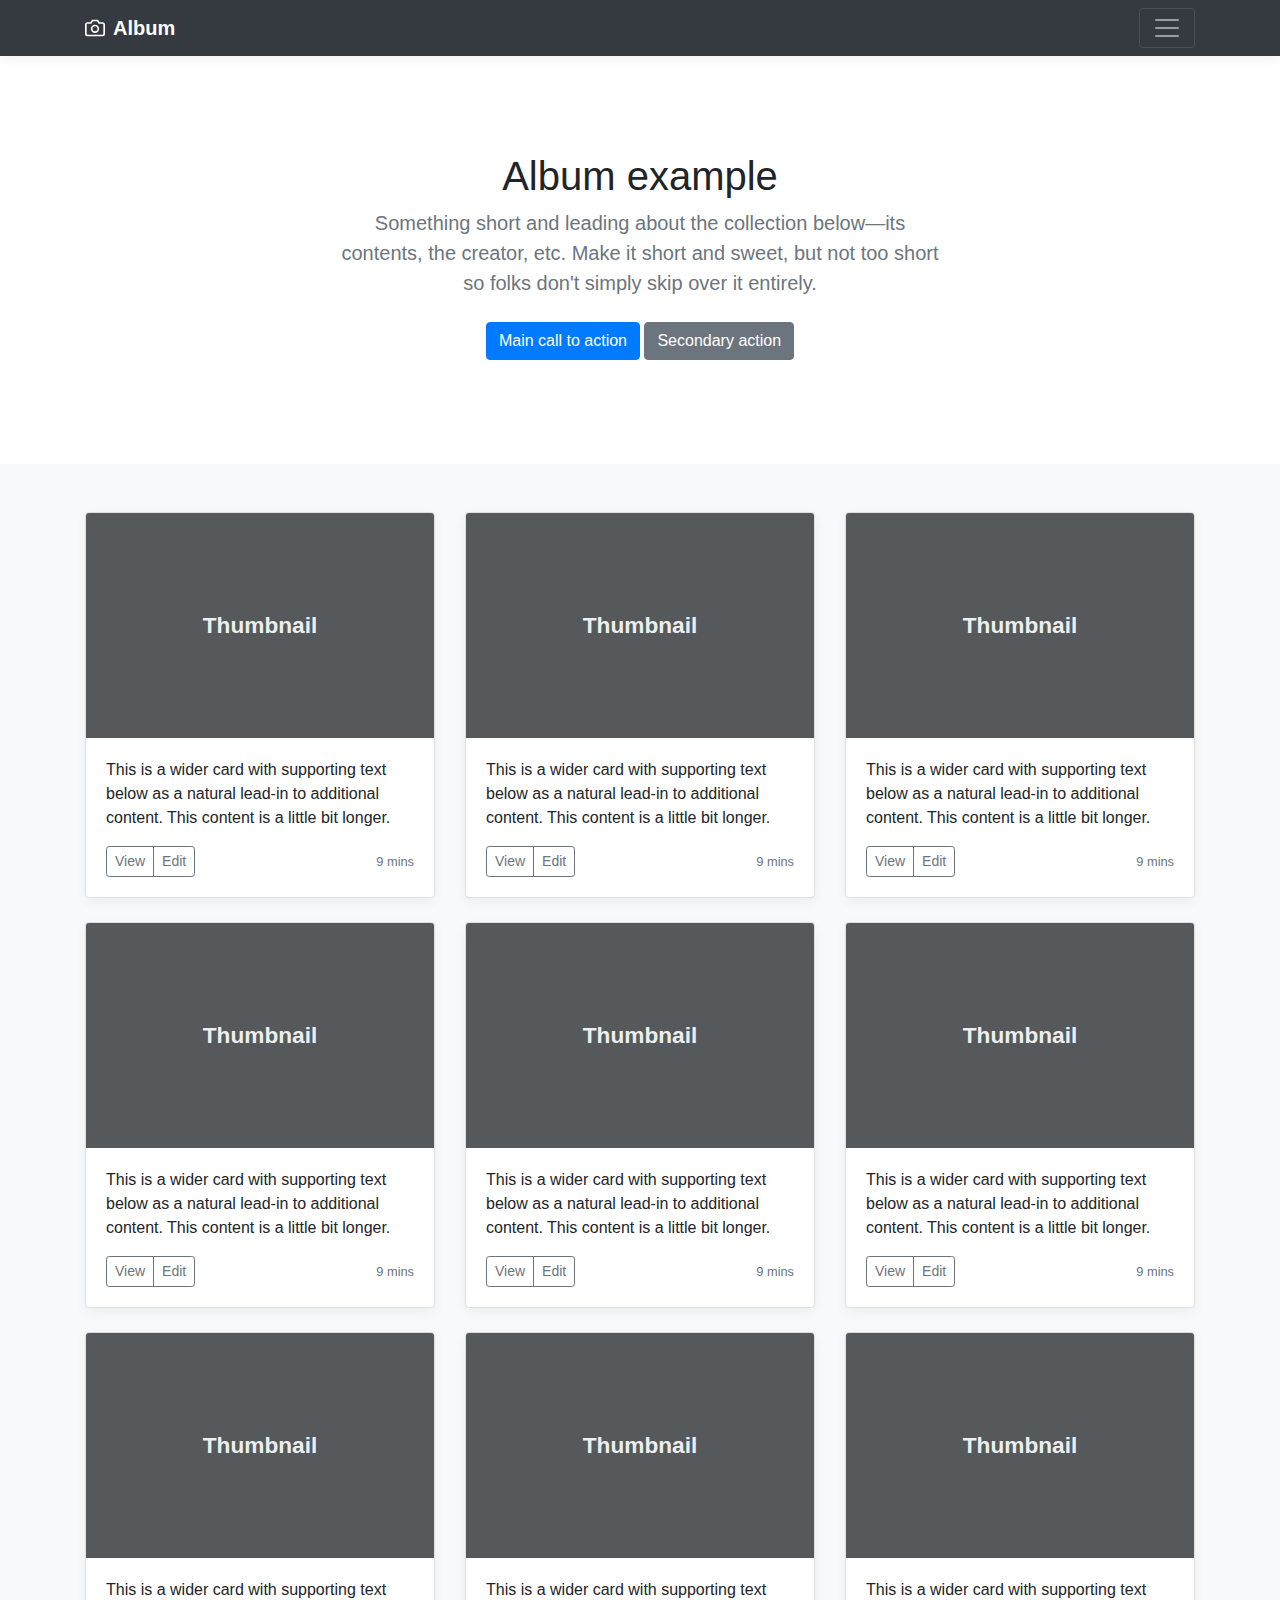
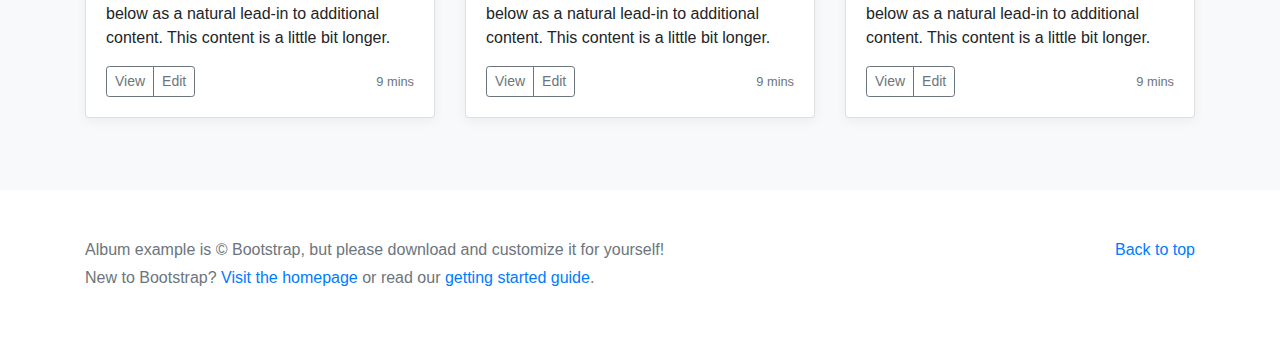
<file: class10/css/bootstrap/docs/4.0/examples/album/index.html>
<!doctype html>
<html lang="en">
  <head>
    <meta charset="utf-8">
    <meta name="viewport" content="width=device-width, initial-scale=1, shrink-to-fit=no">
    <meta name="description" content="">
    <meta name="author" content="">
    <link rel="icon" href="../../../../favicon.ico">

    <title>Album example for Bootstrap</title>

    <!-- Bootstrap core CSS -->
    <link href="../../../../dist/css/bootstrap.min.css" rel="stylesheet">

    <!-- Custom styles for this template -->
    <link href="album.css" rel="stylesheet">
  </head>

  <body>

    <header>
      <div class="collapse bg-dark" id="navbarHeader">
        <div class="container">
          <div class="row">
            <div class="col-sm-8 col-md-7 py-4">
              <h4 class="text-white">About</h4>
              <p class="text-muted">Add some information about the album below, the author, or any other background context. Make it a few sentences long so folks can pick up some informative tidbits. Then, link them off to some social networking sites or contact information.</p>
            </div>
            <div class="col-sm-4 offset-md-1 py-4">
              <h4 class="text-white">Contact</h4>
              <ul class="list-unstyled">
                <li><a href="#" class="text-white">Follow on Twitter</a></li>
                <li><a href="#" class="text-white">Like on Facebook</a></li>
                <li><a href="#" class="text-white">Email me</a></li>
              </ul>
            </div>
          </div>
        </div>
      </div>
      <div class="navbar navbar-dark bg-dark box-shadow">
        <div class="container d-flex justify-content-between">
          <a href="#" class="navbar-brand d-flex align-items-center">
            <svg xmlns="http://www.w3.org/2000/svg" width="20" height="20" viewBox="0 0 24 24" fill="none" stroke="currentColor" stroke-width="2" stroke-linecap="round" stroke-linejoin="round" class="mr-2"><path d="M23 19a2 2 0 0 1-2 2H3a2 2 0 0 1-2-2V8a2 2 0 0 1 2-2h4l2-3h6l2 3h4a2 2 0 0 1 2 2z"></path><circle cx="12" cy="13" r="4"></circle></svg>
            <strong>Album</strong>
          </a>
          <button class="navbar-toggler" type="button" data-toggle="collapse" data-target="#navbarHeader" aria-controls="navbarHeader" aria-expanded="false" aria-label="Toggle navigation">
            <span class="navbar-toggler-icon"></span>
          </button>
        </div>
      </div>
    </header>

    <main role="main">

      <section class="jumbotron text-center">
        <div class="container">
          <h1 class="jumbotron-heading">Album example</h1>
          <p class="lead text-muted">Something short and leading about the collection below—its contents, the creator, etc. Make it short and sweet, but not too short so folks don't simply skip over it entirely.</p>
          <p>
            <a href="#" class="btn btn-primary my-2">Main call to action</a>
            <a href="#" class="btn btn-secondary my-2">Secondary action</a>
          </p>
        </div>
      </section>

      <div class="album py-5 bg-light">
        <div class="container">

          <div class="row">
            <div class="col-md-4">
              <div class="card mb-4 box-shadow">
                <img class="card-img-top" data-src="holder.js/100px225?theme=thumb&bg=55595c&fg=eceeef&text=Thumbnail" alt="Card image cap">
                <div class="card-body">
                  <p class="card-text">This is a wider card with supporting text below as a natural lead-in to additional content. This content is a little bit longer.</p>
                  <div class="d-flex justify-content-between align-items-center">
                    <div class="btn-group">
                      <button type="button" class="btn btn-sm btn-outline-secondary">View</button>
                      <button type="button" class="btn btn-sm btn-outline-secondary">Edit</button>
                    </div>
                    <small class="text-muted">9 mins</small>
                  </div>
                </div>
              </div>
            </div>
            <div class="col-md-4">
              <div class="card mb-4 box-shadow">
                <img class="card-img-top" data-src="holder.js/100px225?theme=thumb&bg=55595c&fg=eceeef&text=Thumbnail" alt="Card image cap">
                <div class="card-body">
                  <p class="card-text">This is a wider card with supporting text below as a natural lead-in to additional content. This content is a little bit longer.</p>
                  <div class="d-flex justify-content-between align-items-center">
                    <div class="btn-group">
                      <button type="button" class="btn btn-sm btn-outline-secondary">View</button>
                      <button type="button" class="btn btn-sm btn-outline-secondary">Edit</button>
                    </div>
                    <small class="text-muted">9 mins</small>
                  </div>
                </div>
              </div>
            </div>
            <div class="col-md-4">
              <div class="card mb-4 box-shadow">
                <img class="card-img-top" data-src="holder.js/100px225?theme=thumb&bg=55595c&fg=eceeef&text=Thumbnail" alt="Card image cap">
                <div class="card-body">
                  <p class="card-text">This is a wider card with supporting text below as a natural lead-in to additional content. This content is a little bit longer.</p>
                  <div class="d-flex justify-content-between align-items-center">
                    <div class="btn-group">
                      <button type="button" class="btn btn-sm btn-outline-secondary">View</button>
                      <button type="button" class="btn btn-sm btn-outline-secondary">Edit</button>
                    </div>
                    <small class="text-muted">9 mins</small>
                  </div>
                </div>
              </div>
            </div>

            <div class="col-md-4">
              <div class="card mb-4 box-shadow">
                <img class="card-img-top" data-src="holder.js/100px225?theme=thumb&bg=55595c&fg=eceeef&text=Thumbnail" alt="Card image cap">
                <div class="card-body">
                  <p class="card-text">This is a wider card with supporting text below as a natural lead-in to additional content. This content is a little bit longer.</p>
                  <div class="d-flex justify-content-between align-items-center">
                    <div class="btn-group">
                      <button type="button" class="btn btn-sm btn-outline-secondary">View</button>
                      <button type="button" class="btn btn-sm btn-outline-secondary">Edit</button>
                    </div>
                    <small class="text-muted">9 mins</small>
                  </div>
                </div>
              </div>
            </div>
            <div class="col-md-4">
              <div class="card mb-4 box-shadow">
                <img class="card-img-top" data-src="holder.js/100px225?theme=thumb&bg=55595c&fg=eceeef&text=Thumbnail" alt="Card image cap">
                <div class="card-body">
                  <p class="card-text">This is a wider card with supporting text below as a natural lead-in to additional content. This content is a little bit longer.</p>
                  <div class="d-flex justify-content-between align-items-center">
                    <div class="btn-group">
                      <button type="button" class="btn btn-sm btn-outline-secondary">View</button>
                      <button type="button" class="btn btn-sm btn-outline-secondary">Edit</button>
                    </div>
                    <small class="text-muted">9 mins</small>
                  </div>
                </div>
              </div>
            </div>
            <div class="col-md-4">
              <div class="card mb-4 box-shadow">
                <img class="card-img-top" data-src="holder.js/100px225?theme=thumb&bg=55595c&fg=eceeef&text=Thumbnail" alt="Card image cap">
                <div class="card-body">
                  <p class="card-text">This is a wider card with supporting text below as a natural lead-in to additional content. This content is a little bit longer.</p>
                  <div class="d-flex justify-content-between align-items-center">
                    <div class="btn-group">
                      <button type="button" class="btn btn-sm btn-outline-secondary">View</button>
                      <button type="button" class="btn btn-sm btn-outline-secondary">Edit</button>
                    </div>
                    <small class="text-muted">9 mins</small>
                  </div>
                </div>
              </div>
            </div>

            <div class="col-md-4">
              <div class="card mb-4 box-shadow">
                <img class="card-img-top" data-src="holder.js/100px225?theme=thumb&bg=55595c&fg=eceeef&text=Thumbnail" alt="Card image cap">
                <div class="card-body">
                  <p class="card-text">This is a wider card with supporting text below as a natural lead-in to additional content. This content is a little bit longer.</p>
                  <div class="d-flex justify-content-between align-items-center">
                    <div class="btn-group">
                      <button type="button" class="btn btn-sm btn-outline-secondary">View</button>
                      <button type="button" class="btn btn-sm btn-outline-secondary">Edit</button>
                    </div>
                    <small class="text-muted">9 mins</small>
                  </div>
                </div>
              </div>
            </div>
            <div class="col-md-4">
              <div class="card mb-4 box-shadow">
                <img class="card-img-top" data-src="holder.js/100px225?theme=thumb&bg=55595c&fg=eceeef&text=Thumbnail" alt="Card image cap">
                <div class="card-body">
                  <p class="card-text">This is a wider card with supporting text below as a natural lead-in to additional content. This content is a little bit longer.</p>
                  <div class="d-flex justify-content-between align-items-center">
                    <div class="btn-group">
                      <button type="button" class="btn btn-sm btn-outline-secondary">View</button>
                      <button type="button" class="btn btn-sm btn-outline-secondary">Edit</button>
                    </div>
                    <small class="text-muted">9 mins</small>
                  </div>
                </div>
              </div>
            </div>
            <div class="col-md-4">
              <div class="card mb-4 box-shadow">
                <img class="card-img-top" data-src="holder.js/100px225?theme=thumb&bg=55595c&fg=eceeef&text=Thumbnail" alt="Card image cap">
                <div class="card-body">
                  <p class="card-text">This is a wider card with supporting text below as a natural lead-in to additional content. This content is a little bit longer.</p>
                  <div class="d-flex justify-content-between align-items-center">
                    <div class="btn-group">
                      <button type="button" class="btn btn-sm btn-outline-secondary">View</button>
                      <button type="button" class="btn btn-sm btn-outline-secondary">Edit</button>
                    </div>
                    <small class="text-muted">9 mins</small>
                  </div>
                </div>
              </div>
            </div>
          </div>
        </div>
      </div>

    </main>

    <footer class="text-muted">
      <div class="container">
        <p class="float-right">
          <a href="#">Back to top</a>
        </p>
        <p>Album example is &copy; Bootstrap, but please download and customize it for yourself!</p>
        <p>New to Bootstrap? <a href="../../">Visit the homepage</a> or read our <a href="../../getting-started/">getting started guide</a>.</p>
      </div>
    </footer>

    <!-- Bootstrap core JavaScript
    ================================================== -->
    <!-- Placed at the end of the document so the pages load faster -->
    <script src="https://code.jquery.com/jquery-3.2.1.slim.min.js" integrity="sha384-KJ3o2DKtIkvYIK3UENzmM7KCkRr/rE9/Qpg6aAZGJwFDMVNA/GpGFF93hXpG5KkN" crossorigin="anonymous"></script>
    <script>window.jQuery || document.write('<script src="../../../../assets/js/vendor/jquery-slim.min.js"><\/script>')</script>
    <script src="../../../../assets/js/vendor/popper.min.js"></script>
    <script src="../../../../dist/js/bootstrap.min.js"></script>
    <script src="../../../../assets/js/vendor/holder.min.js"></script>
  </body>
</html>
</file>
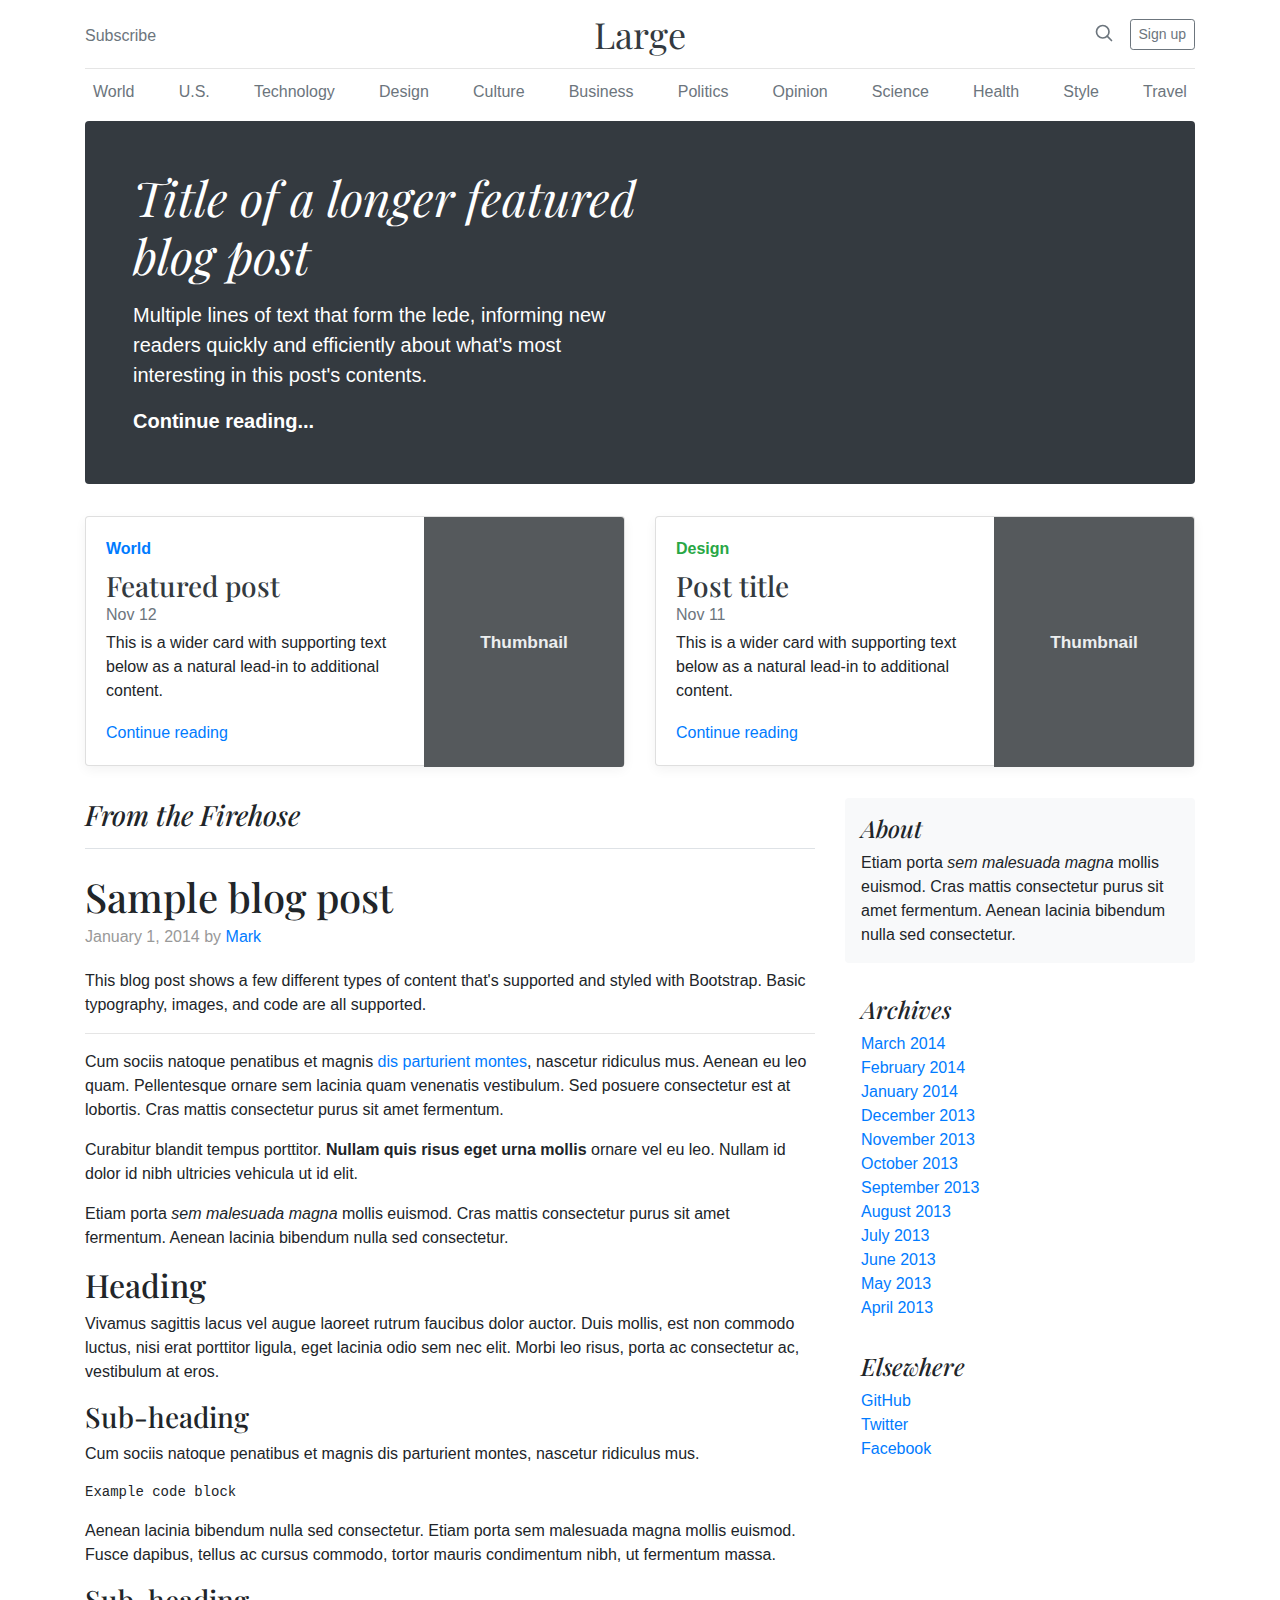
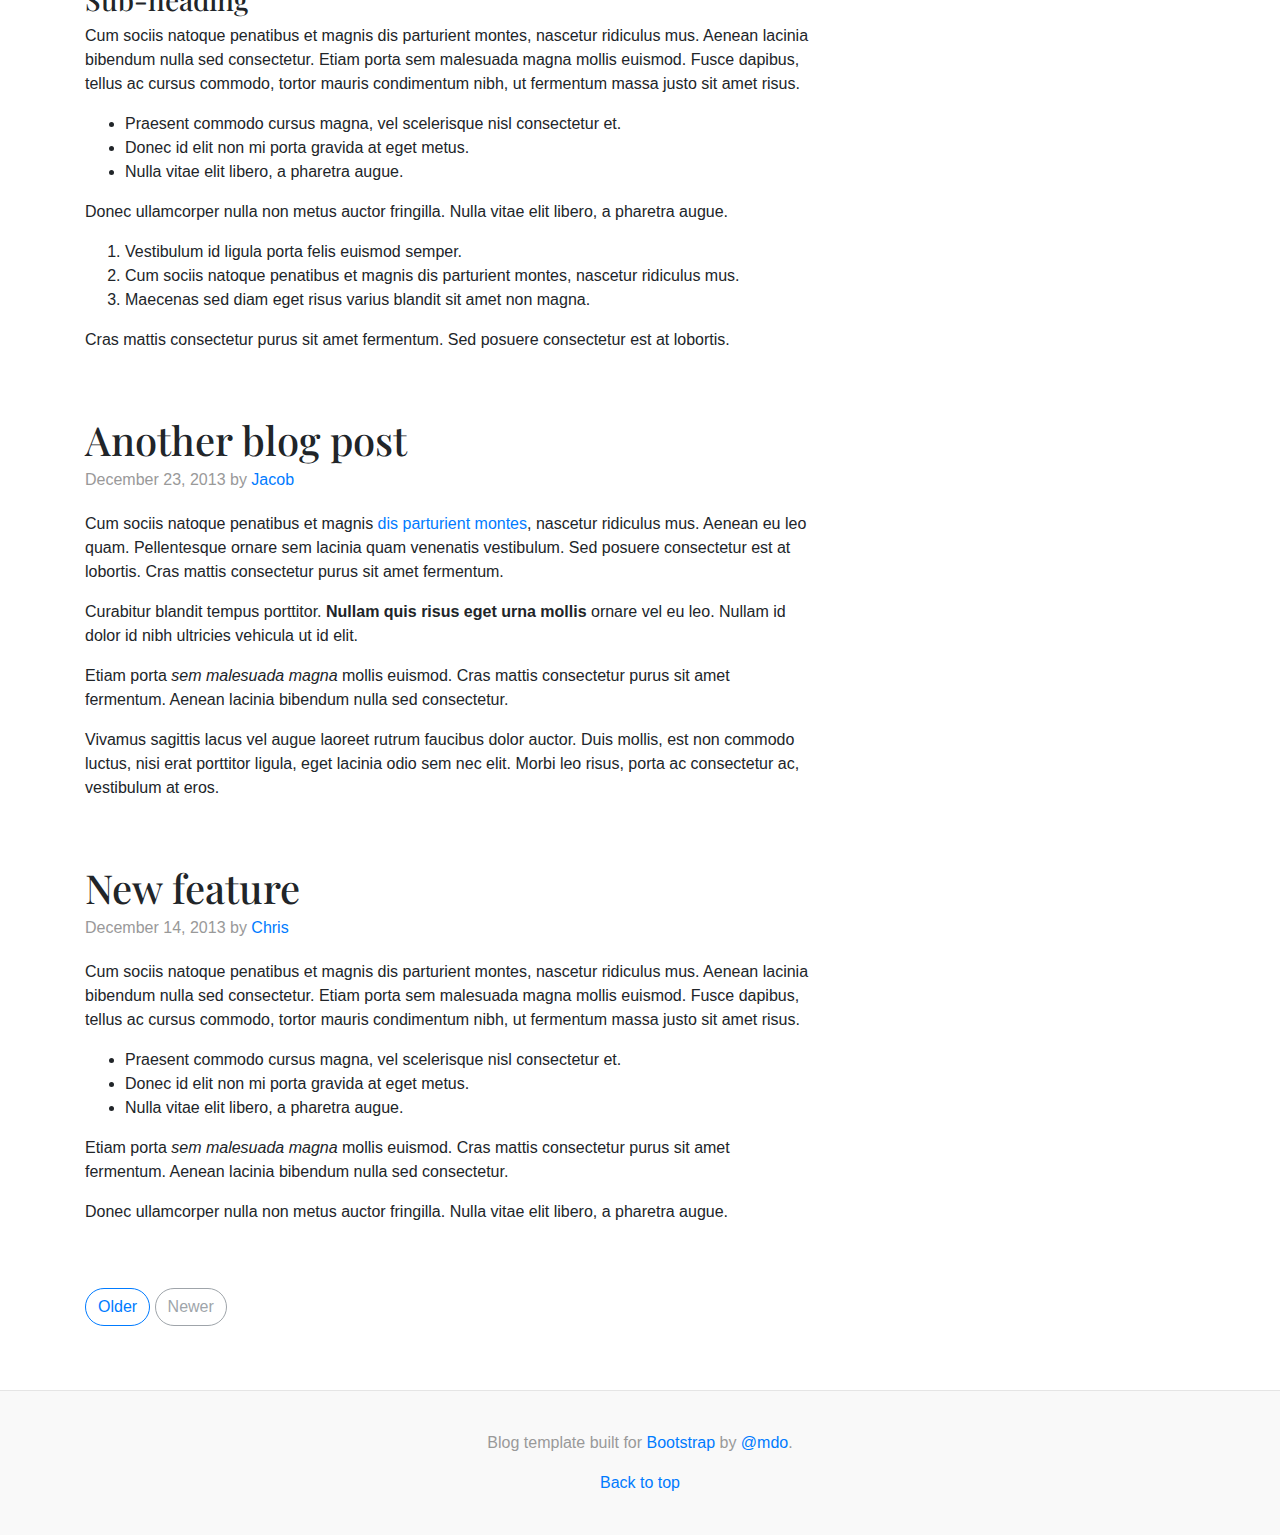
<file: class10/css/bootstrap/docs/4.0/examples/blog/index.html>
<!doctype html>
<html lang="en">
  <head>
    <meta charset="utf-8">
    <meta name="viewport" content="width=device-width, initial-scale=1, shrink-to-fit=no">
    <meta name="description" content="">
    <meta name="author" content="">
    <link rel="icon" href="../../../../favicon.ico">

    <title>Blog Template for Bootstrap</title>

    <!-- Bootstrap core CSS -->
    <link href="../../../../dist/css/bootstrap.min.css" rel="stylesheet">

    <!-- Custom styles for this template -->
    <link href="https://fonts.googleapis.com/css?family=Playfair+Display:700,900" rel="stylesheet">
    <link href="blog.css" rel="stylesheet">
  </head>

  <body>

    <div class="container">
      <header class="blog-header py-3">
        <div class="row flex-nowrap justify-content-between align-items-center">
          <div class="col-4 pt-1">
            <a class="text-muted" href="#">Subscribe</a>
          </div>
          <div class="col-4 text-center">
            <a class="blog-header-logo text-dark" href="#">Large</a>
          </div>
          <div class="col-4 d-flex justify-content-end align-items-center">
            <a class="text-muted" href="#">
              <svg xmlns="http://www.w3.org/2000/svg" width="20" height="20" viewBox="0 0 24 24" fill="none" stroke="currentColor" stroke-width="2" stroke-linecap="round" stroke-linejoin="round" class="mx-3"><circle cx="10.5" cy="10.5" r="7.5"></circle><line x1="21" y1="21" x2="15.8" y2="15.8"></line></svg>
            </a>
            <a class="btn btn-sm btn-outline-secondary" href="#">Sign up</a>
          </div>
        </div>
      </header>

      <div class="nav-scroller py-1 mb-2">
        <nav class="nav d-flex justify-content-between">
          <a class="p-2 text-muted" href="#">World</a>
          <a class="p-2 text-muted" href="#">U.S.</a>
          <a class="p-2 text-muted" href="#">Technology</a>
          <a class="p-2 text-muted" href="#">Design</a>
          <a class="p-2 text-muted" href="#">Culture</a>
          <a class="p-2 text-muted" href="#">Business</a>
          <a class="p-2 text-muted" href="#">Politics</a>
          <a class="p-2 text-muted" href="#">Opinion</a>
          <a class="p-2 text-muted" href="#">Science</a>
          <a class="p-2 text-muted" href="#">Health</a>
          <a class="p-2 text-muted" href="#">Style</a>
          <a class="p-2 text-muted" href="#">Travel</a>
        </nav>
      </div>

      <div class="jumbotron p-3 p-md-5 text-white rounded bg-dark">
        <div class="col-md-6 px-0">
          <h1 class="display-4 font-italic">Title of a longer featured blog post</h1>
          <p class="lead my-3">Multiple lines of text that form the lede, informing new readers quickly and efficiently about what's most interesting in this post's contents.</p>
          <p class="lead mb-0"><a href="#" class="text-white font-weight-bold">Continue reading...</a></p>
        </div>
      </div>

      <div class="row mb-2">
        <div class="col-md-6">
          <div class="card flex-md-row mb-4 box-shadow h-md-250">
            <div class="card-body d-flex flex-column align-items-start">
              <strong class="d-inline-block mb-2 text-primary">World</strong>
              <h3 class="mb-0">
                <a class="text-dark" href="#">Featured post</a>
              </h3>
              <div class="mb-1 text-muted">Nov 12</div>
              <p class="card-text mb-auto">This is a wider card with supporting text below as a natural lead-in to additional content.</p>
              <a href="#">Continue reading</a>
            </div>
            <img class="card-img-right flex-auto d-none d-md-block" data-src="holder.js/200x250?theme=thumb" alt="Card image cap">
          </div>
        </div>
        <div class="col-md-6">
          <div class="card flex-md-row mb-4 box-shadow h-md-250">
            <div class="card-body d-flex flex-column align-items-start">
              <strong class="d-inline-block mb-2 text-success">Design</strong>
              <h3 class="mb-0">
                <a class="text-dark" href="#">Post title</a>
              </h3>
              <div class="mb-1 text-muted">Nov 11</div>
              <p class="card-text mb-auto">This is a wider card with supporting text below as a natural lead-in to additional content.</p>
              <a href="#">Continue reading</a>
            </div>
            <img class="card-img-right flex-auto d-none d-md-block" data-src="holder.js/200x250?theme=thumb" alt="Card image cap">
          </div>
        </div>
      </div>
    </div>

    <main role="main" class="container">
      <div class="row">
        <div class="col-md-8 blog-main">
          <h3 class="pb-3 mb-4 font-italic border-bottom">
            From the Firehose
          </h3>

          <div class="blog-post">
            <h2 class="blog-post-title">Sample blog post</h2>
            <p class="blog-post-meta">January 1, 2014 by <a href="#">Mark</a></p>

            <p>This blog post shows a few different types of content that's supported and styled with Bootstrap. Basic typography, images, and code are all supported.</p>
            <hr>
            <p>Cum sociis natoque penatibus et magnis <a href="#">dis parturient montes</a>, nascetur ridiculus mus. Aenean eu leo quam. Pellentesque ornare sem lacinia quam venenatis vestibulum. Sed posuere consectetur est at lobortis. Cras mattis consectetur purus sit amet fermentum.</p>
            <blockquote>
              <p>Curabitur blandit tempus porttitor. <strong>Nullam quis risus eget urna mollis</strong> ornare vel eu leo. Nullam id dolor id nibh ultricies vehicula ut id elit.</p>
            </blockquote>
            <p>Etiam porta <em>sem malesuada magna</em> mollis euismod. Cras mattis consectetur purus sit amet fermentum. Aenean lacinia bibendum nulla sed consectetur.</p>
            <h2>Heading</h2>
            <p>Vivamus sagittis lacus vel augue laoreet rutrum faucibus dolor auctor. Duis mollis, est non commodo luctus, nisi erat porttitor ligula, eget lacinia odio sem nec elit. Morbi leo risus, porta ac consectetur ac, vestibulum at eros.</p>
            <h3>Sub-heading</h3>
            <p>Cum sociis natoque penatibus et magnis dis parturient montes, nascetur ridiculus mus.</p>
            <pre><code>Example code block</code></pre>
            <p>Aenean lacinia bibendum nulla sed consectetur. Etiam porta sem malesuada magna mollis euismod. Fusce dapibus, tellus ac cursus commodo, tortor mauris condimentum nibh, ut fermentum massa.</p>
            <h3>Sub-heading</h3>
            <p>Cum sociis natoque penatibus et magnis dis parturient montes, nascetur ridiculus mus. Aenean lacinia bibendum nulla sed consectetur. Etiam porta sem malesuada magna mollis euismod. Fusce dapibus, tellus ac cursus commodo, tortor mauris condimentum nibh, ut fermentum massa justo sit amet risus.</p>
            <ul>
              <li>Praesent commodo cursus magna, vel scelerisque nisl consectetur et.</li>
              <li>Donec id elit non mi porta gravida at eget metus.</li>
              <li>Nulla vitae elit libero, a pharetra augue.</li>
            </ul>
            <p>Donec ullamcorper nulla non metus auctor fringilla. Nulla vitae elit libero, a pharetra augue.</p>
            <ol>
              <li>Vestibulum id ligula porta felis euismod semper.</li>
              <li>Cum sociis natoque penatibus et magnis dis parturient montes, nascetur ridiculus mus.</li>
              <li>Maecenas sed diam eget risus varius blandit sit amet non magna.</li>
            </ol>
            <p>Cras mattis consectetur purus sit amet fermentum. Sed posuere consectetur est at lobortis.</p>
          </div><!-- /.blog-post -->

          <div class="blog-post">
            <h2 class="blog-post-title">Another blog post</h2>
            <p class="blog-post-meta">December 23, 2013 by <a href="#">Jacob</a></p>

            <p>Cum sociis natoque penatibus et magnis <a href="#">dis parturient montes</a>, nascetur ridiculus mus. Aenean eu leo quam. Pellentesque ornare sem lacinia quam venenatis vestibulum. Sed posuere consectetur est at lobortis. Cras mattis consectetur purus sit amet fermentum.</p>
            <blockquote>
              <p>Curabitur blandit tempus porttitor. <strong>Nullam quis risus eget urna mollis</strong> ornare vel eu leo. Nullam id dolor id nibh ultricies vehicula ut id elit.</p>
            </blockquote>
            <p>Etiam porta <em>sem malesuada magna</em> mollis euismod. Cras mattis consectetur purus sit amet fermentum. Aenean lacinia bibendum nulla sed consectetur.</p>
            <p>Vivamus sagittis lacus vel augue laoreet rutrum faucibus dolor auctor. Duis mollis, est non commodo luctus, nisi erat porttitor ligula, eget lacinia odio sem nec elit. Morbi leo risus, porta ac consectetur ac, vestibulum at eros.</p>
          </div><!-- /.blog-post -->

          <div class="blog-post">
            <h2 class="blog-post-title">New feature</h2>
            <p class="blog-post-meta">December 14, 2013 by <a href="#">Chris</a></p>

            <p>Cum sociis natoque penatibus et magnis dis parturient montes, nascetur ridiculus mus. Aenean lacinia bibendum nulla sed consectetur. Etiam porta sem malesuada magna mollis euismod. Fusce dapibus, tellus ac cursus commodo, tortor mauris condimentum nibh, ut fermentum massa justo sit amet risus.</p>
            <ul>
              <li>Praesent commodo cursus magna, vel scelerisque nisl consectetur et.</li>
              <li>Donec id elit non mi porta gravida at eget metus.</li>
              <li>Nulla vitae elit libero, a pharetra augue.</li>
            </ul>
            <p>Etiam porta <em>sem malesuada magna</em> mollis euismod. Cras mattis consectetur purus sit amet fermentum. Aenean lacinia bibendum nulla sed consectetur.</p>
            <p>Donec ullamcorper nulla non metus auctor fringilla. Nulla vitae elit libero, a pharetra augue.</p>
          </div><!-- /.blog-post -->

          <nav class="blog-pagination">
            <a class="btn btn-outline-primary" href="#">Older</a>
            <a class="btn btn-outline-secondary disabled" href="#">Newer</a>
          </nav>

        </div><!-- /.blog-main -->

        <aside class="col-md-4 blog-sidebar">
          <div class="p-3 mb-3 bg-light rounded">
            <h4 class="font-italic">About</h4>
            <p class="mb-0">Etiam porta <em>sem malesuada magna</em> mollis euismod. Cras mattis consectetur purus sit amet fermentum. Aenean lacinia bibendum nulla sed consectetur.</p>
          </div>

          <div class="p-3">
            <h4 class="font-italic">Archives</h4>
            <ol class="list-unstyled mb-0">
              <li><a href="#">March 2014</a></li>
              <li><a href="#">February 2014</a></li>
              <li><a href="#">January 2014</a></li>
              <li><a href="#">December 2013</a></li>
              <li><a href="#">November 2013</a></li>
              <li><a href="#">October 2013</a></li>
              <li><a href="#">September 2013</a></li>
              <li><a href="#">August 2013</a></li>
              <li><a href="#">July 2013</a></li>
              <li><a href="#">June 2013</a></li>
              <li><a href="#">May 2013</a></li>
              <li><a href="#">April 2013</a></li>
            </ol>
          </div>

          <div class="p-3">
            <h4 class="font-italic">Elsewhere</h4>
            <ol class="list-unstyled">
              <li><a href="#">GitHub</a></li>
              <li><a href="#">Twitter</a></li>
              <li><a href="#">Facebook</a></li>
            </ol>
          </div>
        </aside><!-- /.blog-sidebar -->

      </div><!-- /.row -->

    </main><!-- /.container -->

    <footer class="blog-footer">
      <p>Blog template built for <a href="https://getbootstrap.com/">Bootstrap</a> by <a href="https://twitter.com/mdo">@mdo</a>.</p>
      <p>
        <a href="#">Back to top</a>
      </p>
    </footer>

    <!-- Bootstrap core JavaScript
    ================================================== -->
    <!-- Placed at the end of the document so the pages load faster -->
    <script src="https://code.jquery.com/jquery-3.2.1.slim.min.js" integrity="sha384-KJ3o2DKtIkvYIK3UENzmM7KCkRr/rE9/Qpg6aAZGJwFDMVNA/GpGFF93hXpG5KkN" crossorigin="anonymous"></script>
    <script>window.jQuery || document.write('<script src="../../../../assets/js/vendor/jquery-slim.min.js"><\/script>')</script>
    <script src="../../../../assets/js/vendor/popper.min.js"></script>
    <script src="../../../../dist/js/bootstrap.min.js"></script>
    <script src="../../../../assets/js/vendor/holder.min.js"></script>
    <script>
      Holder.addTheme('thumb', {
        bg: '#55595c',
        fg: '#eceeef',
        text: 'Thumbnail'
      });
    </script>
  </body>
</html>
</file>
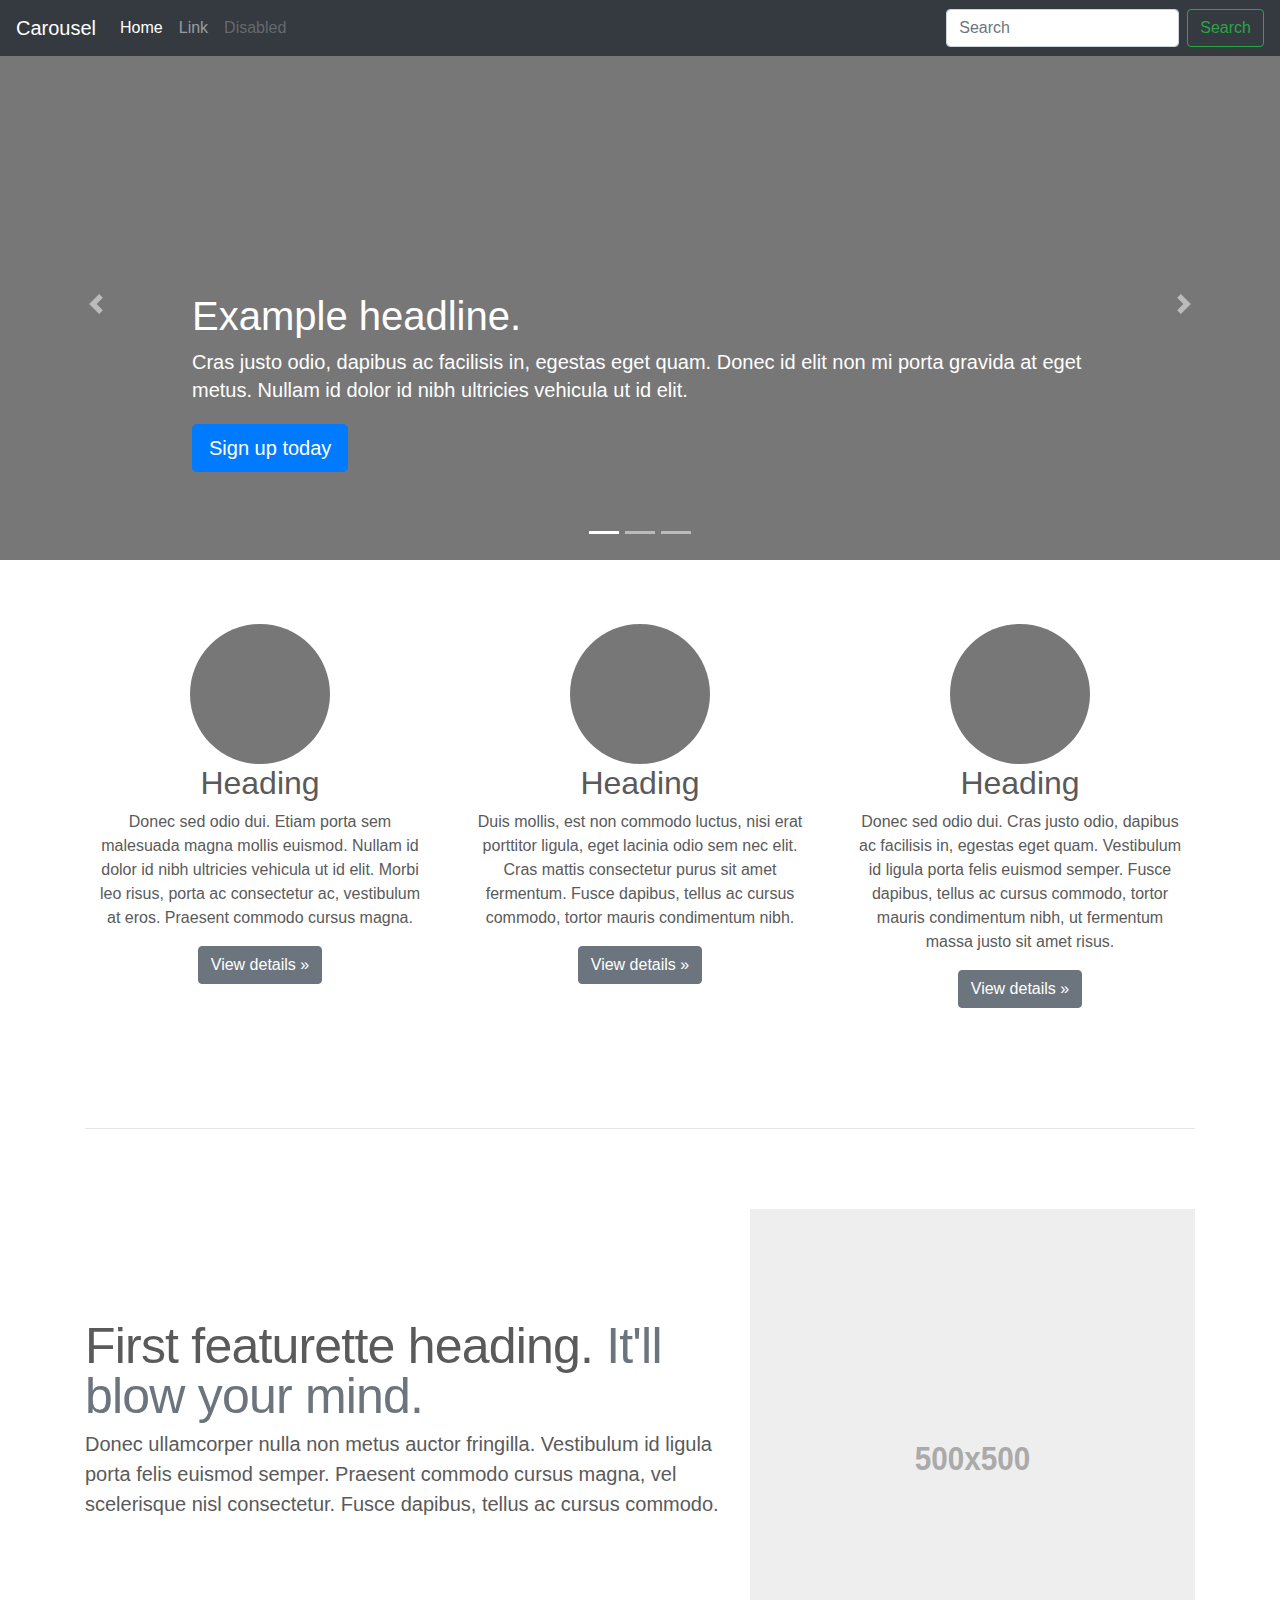
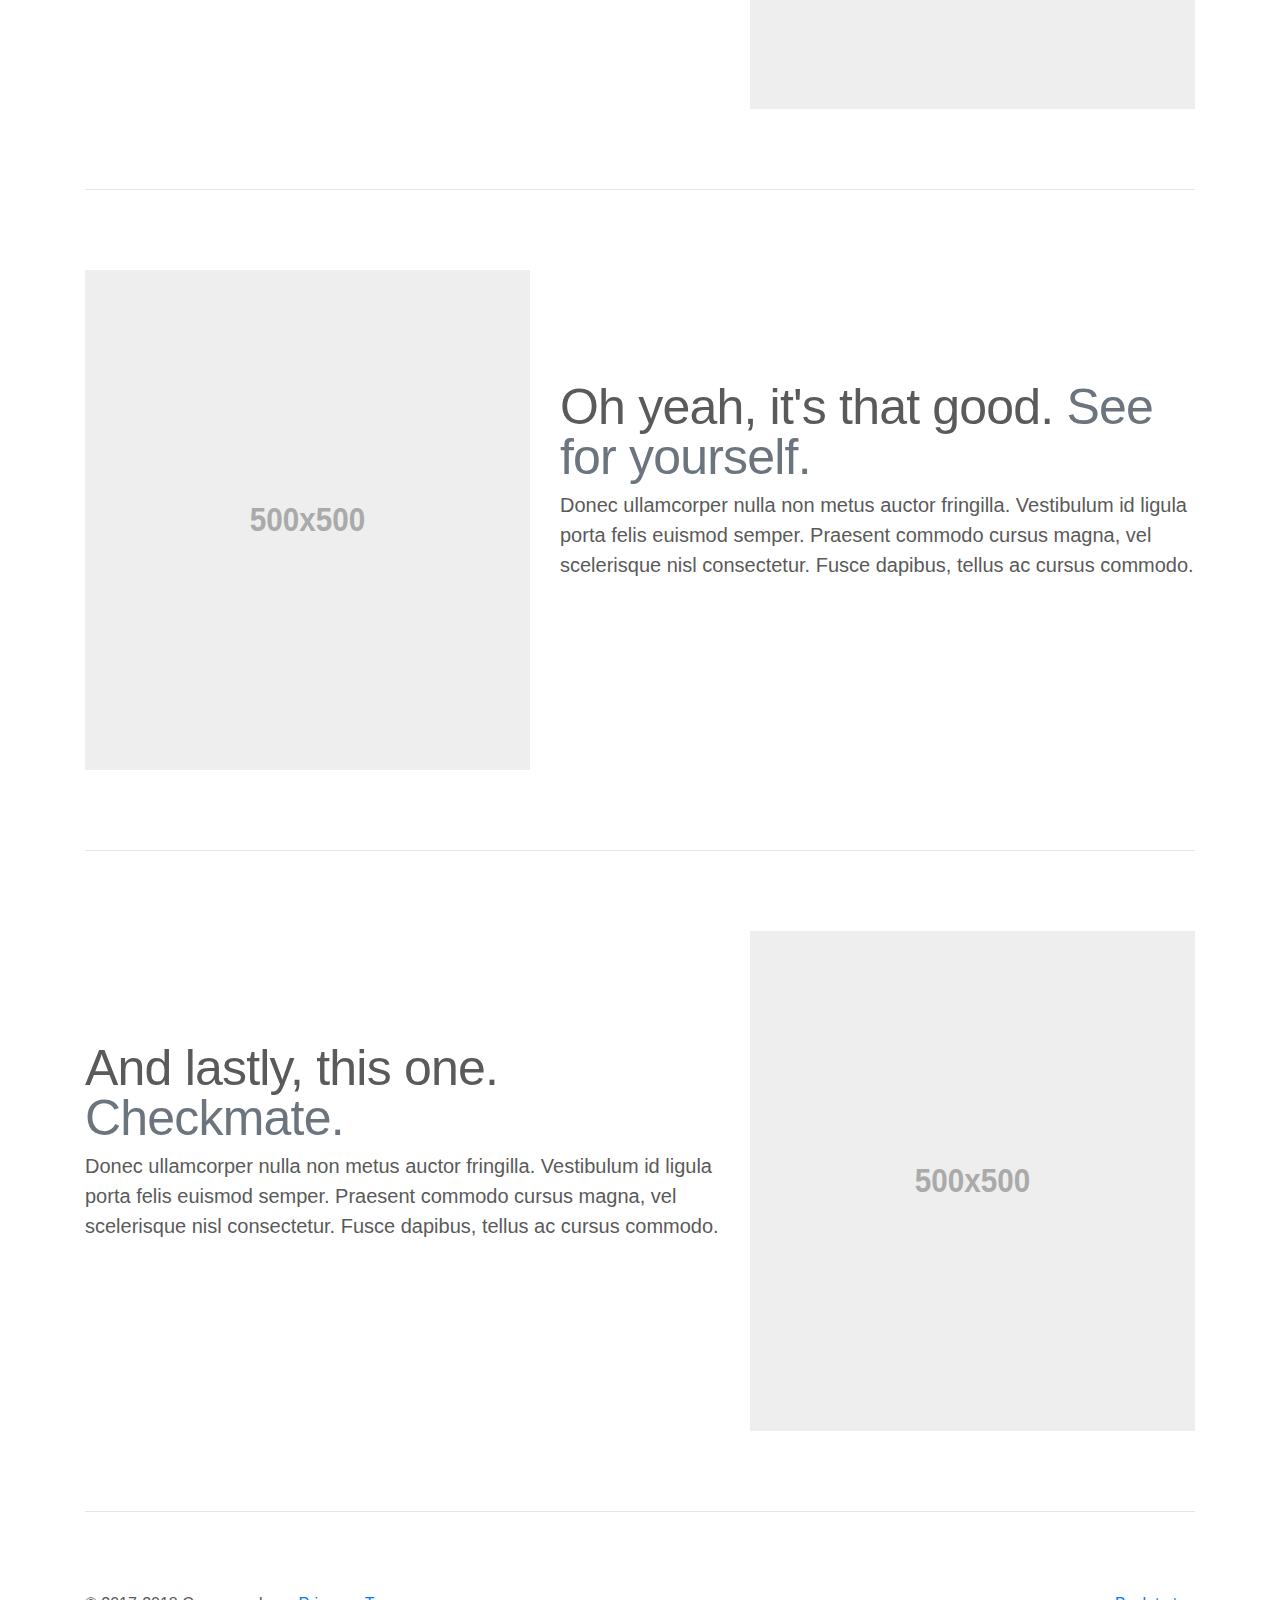
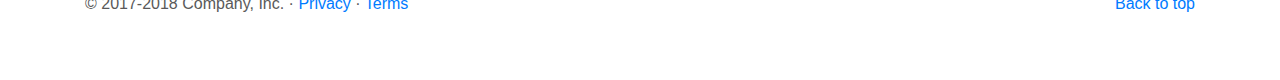
<file: class10/css/bootstrap/docs/4.0/examples/carousel/index.html>
<!doctype html>
<html lang="en">
  <head>
    <meta charset="utf-8">
    <meta name="viewport" content="width=device-width, initial-scale=1, shrink-to-fit=no">
    <meta name="description" content="">
    <meta name="author" content="">
    <link rel="icon" href="../../../../favicon.ico">

    <title>Carousel Template for Bootstrap</title>

    <!-- Bootstrap core CSS -->
    <link href="../../../../dist/css/bootstrap.min.css" rel="stylesheet">

    <!-- Custom styles for this template -->
    <link href="carousel.css" rel="stylesheet">
  </head>
  <body>

    <header>
      <nav class="navbar navbar-expand-md navbar-dark fixed-top bg-dark">
        <a class="navbar-brand" href="#">Carousel</a>
        <button class="navbar-toggler" type="button" data-toggle="collapse" data-target="#navbarCollapse" aria-controls="navbarCollapse" aria-expanded="false" aria-label="Toggle navigation">
          <span class="navbar-toggler-icon"></span>
        </button>
        <div class="collapse navbar-collapse" id="navbarCollapse">
          <ul class="navbar-nav mr-auto">
            <li class="nav-item active">
              <a class="nav-link" href="#">Home <span class="sr-only">(current)</span></a>
            </li>
            <li class="nav-item">
              <a class="nav-link" href="#">Link</a>
            </li>
            <li class="nav-item">
              <a class="nav-link disabled" href="#">Disabled</a>
            </li>
          </ul>
          <form class="form-inline mt-2 mt-md-0">
            <input class="form-control mr-sm-2" type="text" placeholder="Search" aria-label="Search">
            <button class="btn btn-outline-success my-2 my-sm-0" type="submit">Search</button>
          </form>
        </div>
      </nav>
    </header>

    <main role="main">

      <div id="myCarousel" class="carousel slide" data-ride="carousel">
        <ol class="carousel-indicators">
          <li data-target="#myCarousel" data-slide-to="0" class="active"></li>
          <li data-target="#myCarousel" data-slide-to="1"></li>
          <li data-target="#myCarousel" data-slide-to="2"></li>
        </ol>
        <div class="carousel-inner">
          <div class="carousel-item active">
            <img class="first-slide" src="[data-uri]" alt="First slide">
            <div class="container">
              <div class="carousel-caption text-left">
                <h1>Example headline.</h1>
                <p>Cras justo odio, dapibus ac facilisis in, egestas eget quam. Donec id elit non mi porta gravida at eget metus. Nullam id dolor id nibh ultricies vehicula ut id elit.</p>
                <p><a class="btn btn-lg btn-primary" href="#" role="button">Sign up today</a></p>
              </div>
            </div>
          </div>
          <div class="carousel-item">
            <img class="second-slide" src="[data-uri]" alt="Second slide">
            <div class="container">
              <div class="carousel-caption">
                <h1>Another example headline.</h1>
                <p>Cras justo odio, dapibus ac facilisis in, egestas eget quam. Donec id elit non mi porta gravida at eget metus. Nullam id dolor id nibh ultricies vehicula ut id elit.</p>
                <p><a class="btn btn-lg btn-primary" href="#" role="button">Learn more</a></p>
              </div>
            </div>
          </div>
          <div class="carousel-item">
            <img class="third-slide" src="[data-uri]" alt="Third slide">
            <div class="container">
              <div class="carousel-caption text-right">
                <h1>One more for good measure.</h1>
                <p>Cras justo odio, dapibus ac facilisis in, egestas eget quam. Donec id elit non mi porta gravida at eget metus. Nullam id dolor id nibh ultricies vehicula ut id elit.</p>
                <p><a class="btn btn-lg btn-primary" href="#" role="button">Browse gallery</a></p>
              </div>
            </div>
          </div>
        </div>
        <a class="carousel-control-prev" href="#myCarousel" role="button" data-slide="prev">
          <span class="carousel-control-prev-icon" aria-hidden="true"></span>
          <span class="sr-only">Previous</span>
        </a>
        <a class="carousel-control-next" href="#myCarousel" role="button" data-slide="next">
          <span class="carousel-control-next-icon" aria-hidden="true"></span>
          <span class="sr-only">Next</span>
        </a>
      </div>


      <!-- Marketing messaging and featurettes
      ================================================== -->
      <!-- Wrap the rest of the page in another container to center all the content. -->

      <div class="container marketing">

        <!-- Three columns of text below the carousel -->
        <div class="row">
          <div class="col-lg-4">
            <img class="rounded-circle" src="[data-uri]" alt="Generic placeholder image" width="140" height="140">
            <h2>Heading</h2>
            <p>Donec sed odio dui. Etiam porta sem malesuada magna mollis euismod. Nullam id dolor id nibh ultricies vehicula ut id elit. Morbi leo risus, porta ac consectetur ac, vestibulum at eros. Praesent commodo cursus magna.</p>
            <p><a class="btn btn-secondary" href="#" role="button">View details &raquo;</a></p>
          </div><!-- /.col-lg-4 -->
          <div class="col-lg-4">
            <img class="rounded-circle" src="[data-uri]" alt="Generic placeholder image" width="140" height="140">
            <h2>Heading</h2>
            <p>Duis mollis, est non commodo luctus, nisi erat porttitor ligula, eget lacinia odio sem nec elit. Cras mattis consectetur purus sit amet fermentum. Fusce dapibus, tellus ac cursus commodo, tortor mauris condimentum nibh.</p>
            <p><a class="btn btn-secondary" href="#" role="button">View details &raquo;</a></p>
          </div><!-- /.col-lg-4 -->
          <div class="col-lg-4">
            <img class="rounded-circle" src="[data-uri]" alt="Generic placeholder image" width="140" height="140">
            <h2>Heading</h2>
            <p>Donec sed odio dui. Cras justo odio, dapibus ac facilisis in, egestas eget quam. Vestibulum id ligula porta felis euismod semper. Fusce dapibus, tellus ac cursus commodo, tortor mauris condimentum nibh, ut fermentum massa justo sit amet risus.</p>
            <p><a class="btn btn-secondary" href="#" role="button">View details &raquo;</a></p>
          </div><!-- /.col-lg-4 -->
        </div><!-- /.row -->


        <!-- START THE FEATURETTES -->

        <hr class="featurette-divider">

        <div class="row featurette">
          <div class="col-md-7">
            <h2 class="featurette-heading">First featurette heading. <span class="text-muted">It'll blow your mind.</span></h2>
            <p class="lead">Donec ullamcorper nulla non metus auctor fringilla. Vestibulum id ligula porta felis euismod semper. Praesent commodo cursus magna, vel scelerisque nisl consectetur. Fusce dapibus, tellus ac cursus commodo.</p>
          </div>
          <div class="col-md-5">
            <img class="featurette-image img-fluid mx-auto" data-src="holder.js/500x500/auto" alt="Generic placeholder image">
          </div>
        </div>

        <hr class="featurette-divider">

        <div class="row featurette">
          <div class="col-md-7 order-md-2">
            <h2 class="featurette-heading">Oh yeah, it's that good. <span class="text-muted">See for yourself.</span></h2>
            <p class="lead">Donec ullamcorper nulla non metus auctor fringilla. Vestibulum id ligula porta felis euismod semper. Praesent commodo cursus magna, vel scelerisque nisl consectetur. Fusce dapibus, tellus ac cursus commodo.</p>
          </div>
          <div class="col-md-5 order-md-1">
            <img class="featurette-image img-fluid mx-auto" data-src="holder.js/500x500/auto" alt="Generic placeholder image">
          </div>
        </div>

        <hr class="featurette-divider">

        <div class="row featurette">
          <div class="col-md-7">
            <h2 class="featurette-heading">And lastly, this one. <span class="text-muted">Checkmate.</span></h2>
            <p class="lead">Donec ullamcorper nulla non metus auctor fringilla. Vestibulum id ligula porta felis euismod semper. Praesent commodo cursus magna, vel scelerisque nisl consectetur. Fusce dapibus, tellus ac cursus commodo.</p>
          </div>
          <div class="col-md-5">
            <img class="featurette-image img-fluid mx-auto" data-src="holder.js/500x500/auto" alt="Generic placeholder image">
          </div>
        </div>

        <hr class="featurette-divider">

        <!-- /END THE FEATURETTES -->

      </div><!-- /.container -->


      <!-- FOOTER -->
      <footer class="container">
        <p class="float-right"><a href="#">Back to top</a></p>
        <p>&copy; 2017-2018 Company, Inc. &middot; <a href="#">Privacy</a> &middot; <a href="#">Terms</a></p>
      </footer>
    </main>

    <!-- Bootstrap core JavaScript
    ================================================== -->
    <!-- Placed at the end of the document so the pages load faster -->
    <script src="https://code.jquery.com/jquery-3.2.1.slim.min.js" integrity="sha384-KJ3o2DKtIkvYIK3UENzmM7KCkRr/rE9/Qpg6aAZGJwFDMVNA/GpGFF93hXpG5KkN" crossorigin="anonymous"></script>
    <script>window.jQuery || document.write('<script src="../../../../assets/js/vendor/jquery-slim.min.js"><\/script>')</script>
    <script src="../../../../assets/js/vendor/popper.min.js"></script>
    <script src="../../../../dist/js/bootstrap.min.js"></script>
    <!-- Just to make our placeholder images work. Don't actually copy the next line! -->
    <script src="../../../../assets/js/vendor/holder.min.js"></script>
  </body>
</html>
</file>
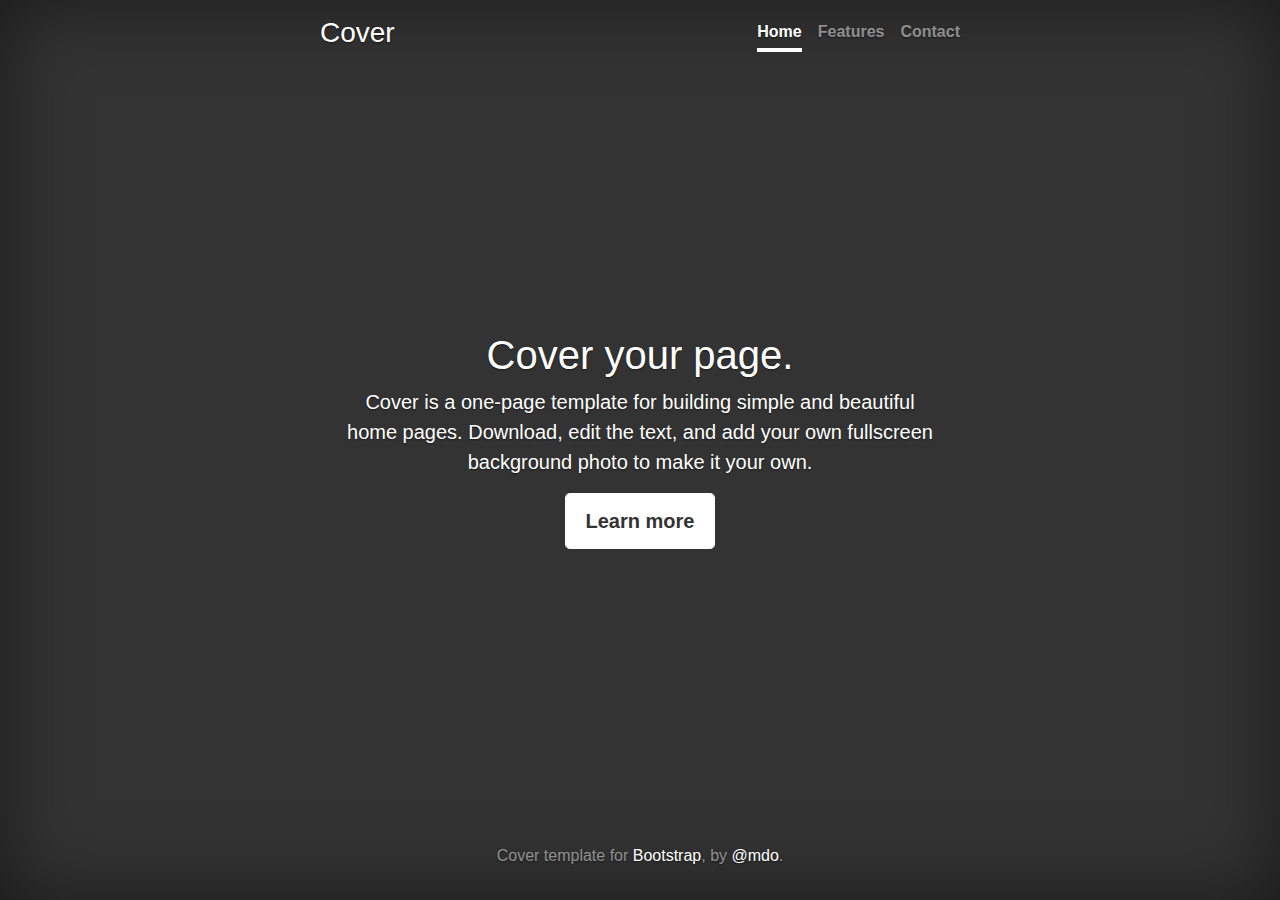
<file: class10/css/bootstrap/docs/4.0/examples/cover/index.html>
<!doctype html>
<html lang="en">
  <head>
    <meta charset="utf-8">
    <meta name="viewport" content="width=device-width, initial-scale=1, shrink-to-fit=no">
    <meta name="description" content="">
    <meta name="author" content="">
    <link rel="icon" href="../../../../favicon.ico">

    <title>Cover Template for Bootstrap</title>

    <!-- Bootstrap core CSS -->
    <link href="../../../../dist/css/bootstrap.min.css" rel="stylesheet">

    <!-- Custom styles for this template -->
    <link href="cover.css" rel="stylesheet">
  </head>

  <body class="text-center">

    <div class="cover-container d-flex h-100 p-3 mx-auto flex-column">
      <header class="masthead mb-auto">
        <div class="inner">
          <h3 class="masthead-brand">Cover</h3>
          <nav class="nav nav-masthead justify-content-center">
            <a class="nav-link active" href="#">Home</a>
            <a class="nav-link" href="#">Features</a>
            <a class="nav-link" href="#">Contact</a>
          </nav>
        </div>
      </header>

      <main role="main" class="inner cover">
        <h1 class="cover-heading">Cover your page.</h1>
        <p class="lead">Cover is a one-page template for building simple and beautiful home pages. Download, edit the text, and add your own fullscreen background photo to make it your own.</p>
        <p class="lead">
          <a href="#" class="btn btn-lg btn-secondary">Learn more</a>
        </p>
      </main>

      <footer class="mastfoot mt-auto">
        <div class="inner">
          <p>Cover template for <a href="https://getbootstrap.com/">Bootstrap</a>, by <a href="https://twitter.com/mdo">@mdo</a>.</p>
        </div>
      </footer>
    </div>


    <!-- Bootstrap core JavaScript
    ================================================== -->
    <!-- Placed at the end of the document so the pages load faster -->
    <script src="https://code.jquery.com/jquery-3.2.1.slim.min.js" integrity="sha384-KJ3o2DKtIkvYIK3UENzmM7KCkRr/rE9/Qpg6aAZGJwFDMVNA/GpGFF93hXpG5KkN" crossorigin="anonymous"></script>
    <script>window.jQuery || document.write('<script src="../../../../assets/js/vendor/jquery-slim.min.js"><\/script>')</script>
    <script src="../../../../assets/js/vendor/popper.min.js"></script>
    <script src="../../../../dist/js/bootstrap.min.js"></script>
  </body>
</html>
</file>
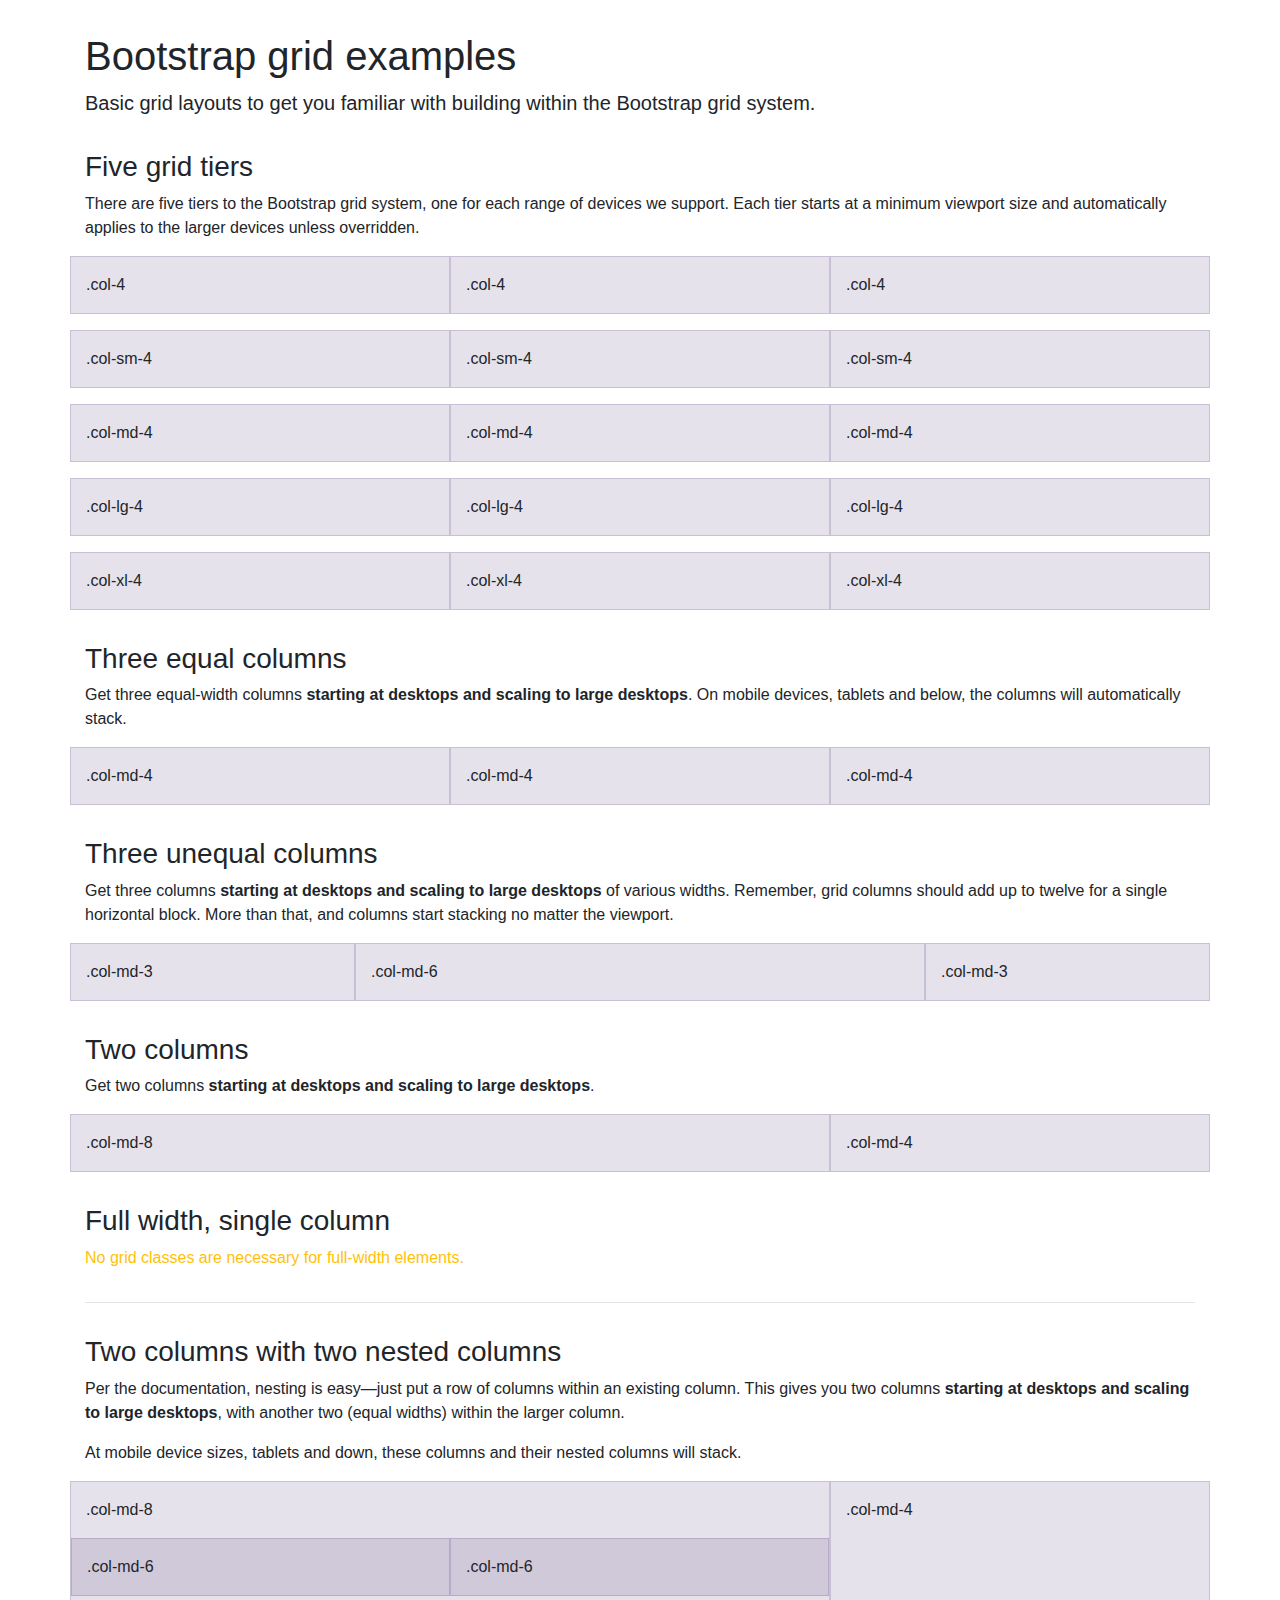
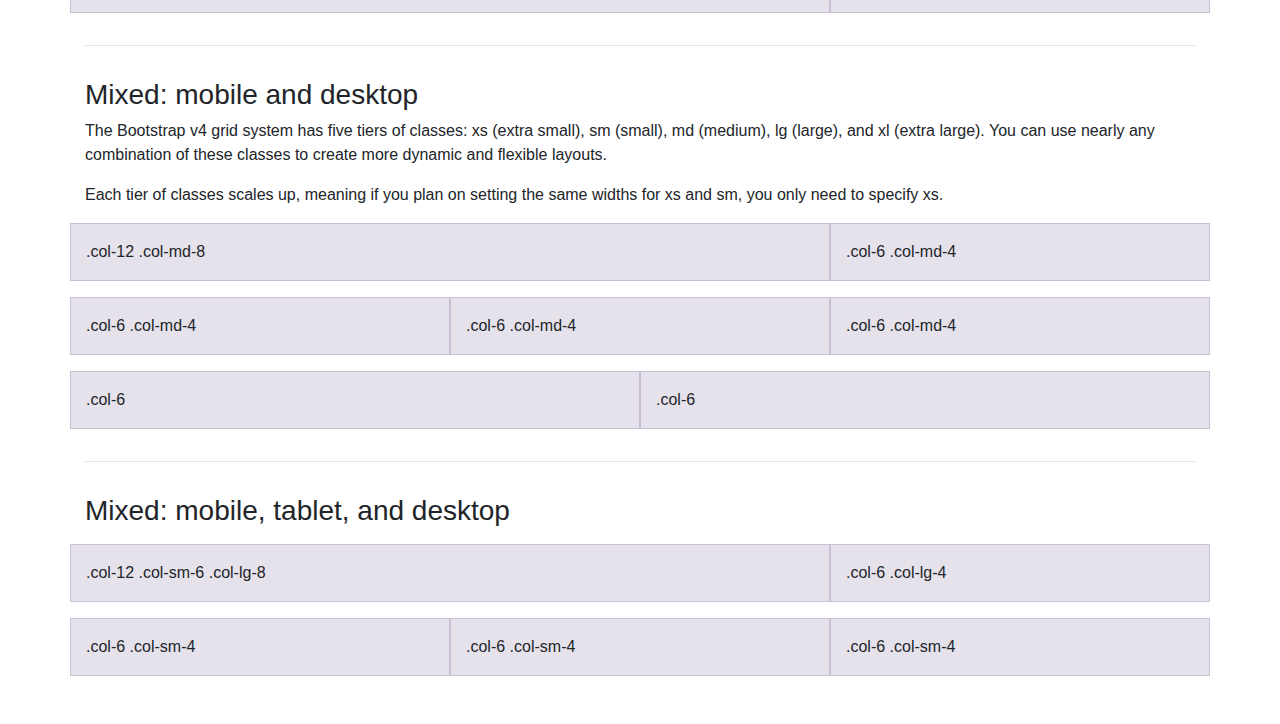
<file: class10/css/bootstrap/docs/4.0/examples/grid/index.html>
<!doctype html>
<html lang="en">
  <head>
    <meta charset="utf-8">
    <meta name="viewport" content="width=device-width, initial-scale=1, shrink-to-fit=no">
    <meta name="description" content="">
    <meta name="author" content="">
    <link rel="icon" href="../../../../favicon.ico">

    <title>Grid Template for Bootstrap</title>

    <!-- Bootstrap core CSS -->
    <link href="../../../../dist/css/bootstrap.min.css" rel="stylesheet">

    <!-- Custom styles for this template -->
    <link href="grid.css" rel="stylesheet">
  </head>

  <body>
    <div class="container">

      <h1>Bootstrap grid examples</h1>
      <p class="lead">Basic grid layouts to get you familiar with building within the Bootstrap grid system.</p>

      <h3>Five grid tiers</h3>
      <p>There are five tiers to the Bootstrap grid system, one for each range of devices we support. Each tier starts at a minimum viewport size and automatically applies to the larger devices unless overridden.</p>

      <div class="row">
        <div class="col-4">.col-4</div>
        <div class="col-4">.col-4</div>
        <div class="col-4">.col-4</div>
      </div>

      <div class="row">
        <div class="col-sm-4">.col-sm-4</div>
        <div class="col-sm-4">.col-sm-4</div>
        <div class="col-sm-4">.col-sm-4</div>
      </div>

      <div class="row">
        <div class="col-md-4">.col-md-4</div>
        <div class="col-md-4">.col-md-4</div>
        <div class="col-md-4">.col-md-4</div>
      </div>

      <div class="row">
        <div class="col-lg-4">.col-lg-4</div>
        <div class="col-lg-4">.col-lg-4</div>
        <div class="col-lg-4">.col-lg-4</div>
      </div>

      <div class="row">
        <div class="col-xl-4">.col-xl-4</div>
        <div class="col-xl-4">.col-xl-4</div>
        <div class="col-xl-4">.col-xl-4</div>
      </div>

      <h3>Three equal columns</h3>
      <p>Get three equal-width columns <strong>starting at desktops and scaling to large desktops</strong>. On mobile devices, tablets and below, the columns will automatically stack.</p>
      <div class="row">
        <div class="col-md-4">.col-md-4</div>
        <div class="col-md-4">.col-md-4</div>
        <div class="col-md-4">.col-md-4</div>
      </div>

      <h3>Three unequal columns</h3>
      <p>Get three columns <strong>starting at desktops and scaling to large desktops</strong> of various widths. Remember, grid columns should add up to twelve for a single horizontal block. More than that, and columns start stacking no matter the viewport.</p>
      <div class="row">
        <div class="col-md-3">.col-md-3</div>
        <div class="col-md-6">.col-md-6</div>
        <div class="col-md-3">.col-md-3</div>
      </div>

      <h3>Two columns</h3>
      <p>Get two columns <strong>starting at desktops and scaling to large desktops</strong>.</p>
      <div class="row">
        <div class="col-md-8">.col-md-8</div>
        <div class="col-md-4">.col-md-4</div>
      </div>

      <h3>Full width, single column</h3>
      <p class="text-warning">No grid classes are necessary for full-width elements.</p>

      <hr>

      <h3>Two columns with two nested columns</h3>
      <p>Per the documentation, nesting is easy—just put a row of columns within an existing column. This gives you two columns <strong>starting at desktops and scaling to large desktops</strong>, with another two (equal widths) within the larger column.</p>
      <p>At mobile device sizes, tablets and down, these columns and their nested columns will stack.</p>
      <div class="row">
        <div class="col-md-8">
          .col-md-8
          <div class="row">
            <div class="col-md-6">.col-md-6</div>
            <div class="col-md-6">.col-md-6</div>
          </div>
        </div>
        <div class="col-md-4">.col-md-4</div>
      </div>

      <hr>

      <h3>Mixed: mobile and desktop</h3>
      <p>The Bootstrap v4 grid system has five tiers of classes: xs (extra small), sm (small), md (medium), lg (large), and xl (extra large). You can use nearly any combination of these classes to create more dynamic and flexible layouts.</p>
      <p>Each tier of classes scales up, meaning if you plan on setting the same widths for xs and sm, you only need to specify xs.</p>
      <div class="row">
        <div class="col-12 col-md-8">.col-12 .col-md-8</div>
        <div class="col-6 col-md-4">.col-6 .col-md-4</div>
      </div>
      <div class="row">
        <div class="col-6 col-md-4">.col-6 .col-md-4</div>
        <div class="col-6 col-md-4">.col-6 .col-md-4</div>
        <div class="col-6 col-md-4">.col-6 .col-md-4</div>
      </div>
      <div class="row">
        <div class="col-6">.col-6</div>
        <div class="col-6">.col-6</div>
      </div>

      <hr>

      <h3>Mixed: mobile, tablet, and desktop</h3>
      <p></p>
      <div class="row">
        <div class="col-12 col-sm-6 col-lg-8">.col-12 .col-sm-6 .col-lg-8</div>
        <div class="col-6 col-lg-4">.col-6 .col-lg-4</div>
      </div>
      <div class="row">
        <div class="col-6 col-sm-4">.col-6 .col-sm-4</div>
        <div class="col-6 col-sm-4">.col-6 .col-sm-4</div>
        <div class="col-6 col-sm-4">.col-6 .col-sm-4</div>
      </div>

    </div> <!-- /container -->
  </body>
</html>
</file>
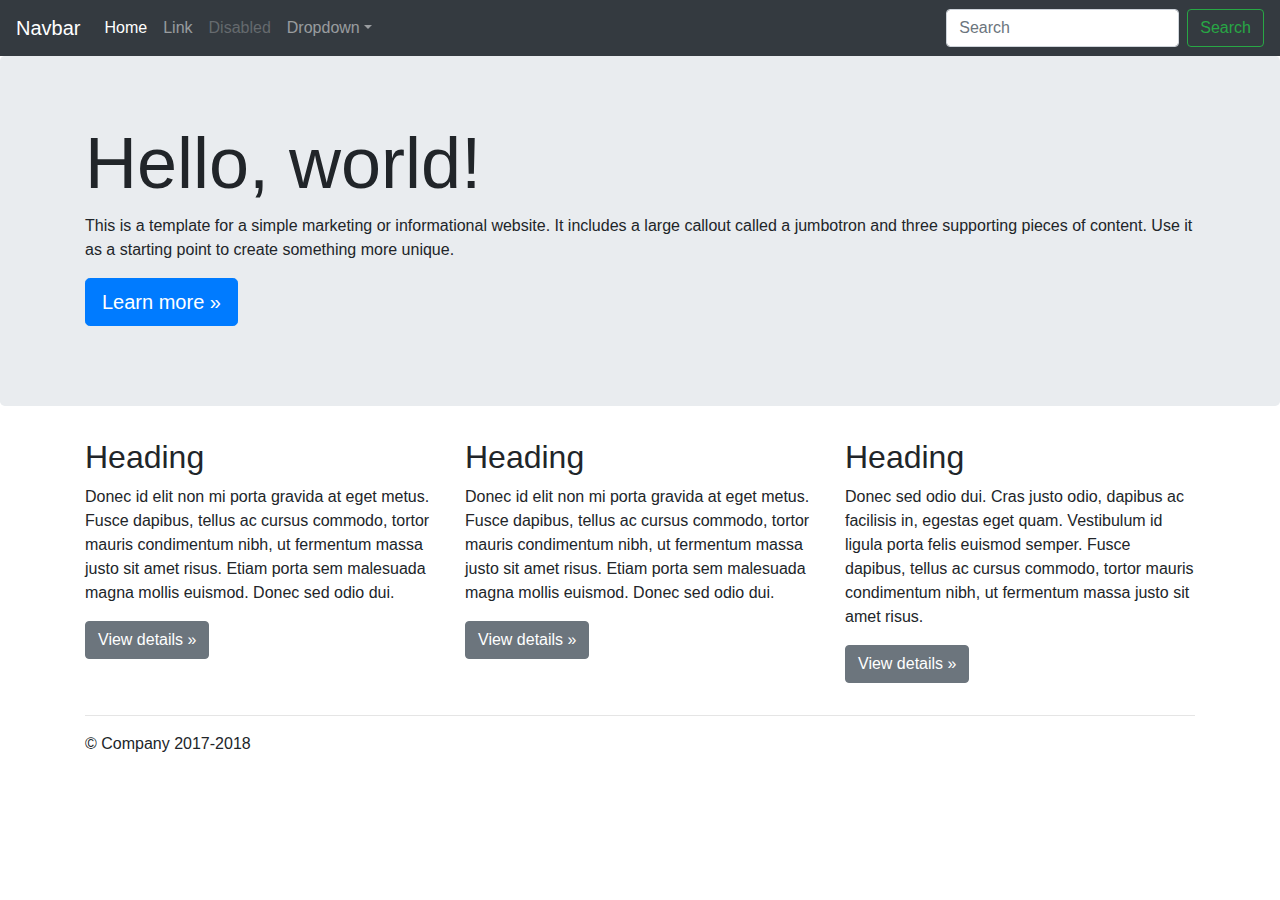
<file: class10/css/bootstrap/docs/4.0/examples/jumbotron/index.html>
<!doctype html>
<html lang="en">
  <head>
    <meta charset="utf-8">
    <meta name="viewport" content="width=device-width, initial-scale=1, shrink-to-fit=no">
    <meta name="description" content="">
    <meta name="author" content="">
    <link rel="icon" href="../../../../favicon.ico">

    <title>Jumbotron Template for Bootstrap</title>

    <!-- Bootstrap core CSS -->
    <link href="../../../../dist/css/bootstrap.min.css" rel="stylesheet">

    <!-- Custom styles for this template -->
    <link href="jumbotron.css" rel="stylesheet">
  </head>

  <body>

    <nav class="navbar navbar-expand-md navbar-dark fixed-top bg-dark">
      <a class="navbar-brand" href="#">Navbar</a>
      <button class="navbar-toggler" type="button" data-toggle="collapse" data-target="#navbarsExampleDefault" aria-controls="navbarsExampleDefault" aria-expanded="false" aria-label="Toggle navigation">
        <span class="navbar-toggler-icon"></span>
      </button>

      <div class="collapse navbar-collapse" id="navbarsExampleDefault">
        <ul class="navbar-nav mr-auto">
          <li class="nav-item active">
            <a class="nav-link" href="#">Home <span class="sr-only">(current)</span></a>
          </li>
          <li class="nav-item">
            <a class="nav-link" href="#">Link</a>
          </li>
          <li class="nav-item">
            <a class="nav-link disabled" href="#">Disabled</a>
          </li>
          <li class="nav-item dropdown">
            <a class="nav-link dropdown-toggle" href="http://example.com" id="dropdown01" data-toggle="dropdown" aria-haspopup="true" aria-expanded="false">Dropdown</a>
            <div class="dropdown-menu" aria-labelledby="dropdown01">
              <a class="dropdown-item" href="#">Action</a>
              <a class="dropdown-item" href="#">Another action</a>
              <a class="dropdown-item" href="#">Something else here</a>
            </div>
          </li>
        </ul>
        <form class="form-inline my-2 my-lg-0">
          <input class="form-control mr-sm-2" type="text" placeholder="Search" aria-label="Search">
          <button class="btn btn-outline-success my-2 my-sm-0" type="submit">Search</button>
        </form>
      </div>
    </nav>

    <main role="main">

      <!-- Main jumbotron for a primary marketing message or call to action -->
      <div class="jumbotron">
        <div class="container">
          <h1 class="display-3">Hello, world!</h1>
          <p>This is a template for a simple marketing or informational website. It includes a large callout called a jumbotron and three supporting pieces of content. Use it as a starting point to create something more unique.</p>
          <p><a class="btn btn-primary btn-lg" href="#" role="button">Learn more &raquo;</a></p>
        </div>
      </div>

      <div class="container">
        <!-- Example row of columns -->
        <div class="row">
          <div class="col-md-4">
            <h2>Heading</h2>
            <p>Donec id elit non mi porta gravida at eget metus. Fusce dapibus, tellus ac cursus commodo, tortor mauris condimentum nibh, ut fermentum massa justo sit amet risus. Etiam porta sem malesuada magna mollis euismod. Donec sed odio dui. </p>
            <p><a class="btn btn-secondary" href="#" role="button">View details &raquo;</a></p>
          </div>
          <div class="col-md-4">
            <h2>Heading</h2>
            <p>Donec id elit non mi porta gravida at eget metus. Fusce dapibus, tellus ac cursus commodo, tortor mauris condimentum nibh, ut fermentum massa justo sit amet risus. Etiam porta sem malesuada magna mollis euismod. Donec sed odio dui. </p>
            <p><a class="btn btn-secondary" href="#" role="button">View details &raquo;</a></p>
          </div>
          <div class="col-md-4">
            <h2>Heading</h2>
            <p>Donec sed odio dui. Cras justo odio, dapibus ac facilisis in, egestas eget quam. Vestibulum id ligula porta felis euismod semper. Fusce dapibus, tellus ac cursus commodo, tortor mauris condimentum nibh, ut fermentum massa justo sit amet risus.</p>
            <p><a class="btn btn-secondary" href="#" role="button">View details &raquo;</a></p>
          </div>
        </div>

        <hr>

      </div> <!-- /container -->

    </main>

    <footer class="container">
      <p>&copy; Company 2017-2018</p>
    </footer>

    <!-- Bootstrap core JavaScript
    ================================================== -->
    <!-- Placed at the end of the document so the pages load faster -->
    <script src="https://code.jquery.com/jquery-3.2.1.slim.min.js" integrity="sha384-KJ3o2DKtIkvYIK3UENzmM7KCkRr/rE9/Qpg6aAZGJwFDMVNA/GpGFF93hXpG5KkN" crossorigin="anonymous"></script>
    <script>window.jQuery || document.write('<script src="../../../../assets/js/vendor/jquery-slim.min.js"><\/script>')</script>
    <script src="../../../../assets/js/vendor/popper.min.js"></script>
    <script src="../../../../dist/js/bootstrap.min.js"></script>
  </body>
</html>
</file>
<file: class10/css/custom.css>
@import url('https://fonts.googleapis.com/css2?family=Roboto:wght@100&display=swap');
body{
	margin: 0px;
	padding: 0;
	
}
.sec2{
	background-color: #f2f6fc;
	float:left;
	width:100%;
}
.sec2 h2{
	font-size:1.4rem;
	font-family:arial;
	text-align: center;
}
.sec2 p{
	font-size: 1.1rem;
	font-weight: 400;	
	font-family:arial;
	text-align: center;
	padding: 5px 220px;
}
.main{
	margin:0px 155px;
}
.footmain{
	margin:0px 155px;
}
.footerpic{
	width:100%;
}
.navfixed{
	position: fixed;
	top: 0;
	width: 100%;
	background: white;
}
.nav > ul > a > li{
	padding: 0px 22px;
	margin: 0px 5px;
	float: left;
	list-style: none;
	font-weight: bold;
	font-family: Arial;
}
.nav > ul > a{
	color:rgba(0,0,0,.55);
}
header{
	width:100%;
	height:96px;
}
footer{
	width:100%;
	height:278px;
	background-color: #f2f6fc;
	float:left;
}
.sec1{
	margin-top: 120px;
	float:left;
}

.card{
	width: 30.33%;
	float: left;
	padding: 12px;
}
.card h6{
	font-size:1rem;
	font-family:arial;
	text-align:center;
	padding: 0px;
	margin: 11px;
}
.card h6:hover{
	font-size:1.1rem;
	font-family:arial;
	text-align:center;
	padding: 0px;
	margin: 11px;
	color:blue;
}
.card-img{
	width:100%;
}
.card-img:hover{
transform: translateY(-0.3333333333rem);
box-shadow: 0 0.5rem 2rem 0 rgb(33 40 50 / 25%)
}
.sec3{
	float:left;
	width:100%;
}
.sec3 h2{
	font-size:1.4rem;
	font-family:arial;
	text-align: center;
}
.sec3 p{
	font-size: 1.1rem;
	font-weight: 400;	
	font-family:arial;
	text-align: center;
	padding: 5px 220px;
}
.list-content{
	width: 31.33%;
	float: left;
	padding: 10px;
}
.list-content .fa-arrow-right{
	float:right;
	color:#ccc;
	font-size:10px;
}
.list-content h4{
	font-family:'Roboto', Arial;
	cursor:pointer;
}
.list-content ul{
	padding: 0px;
	margin: 0px;
	box-shadow: 0 .15rem 1.75rem 0 rgba(33,40,50,.15);
}
.list-content .start-radius{
	border-top-left-radius: 5px;
	border-top-right-radius: 5px;
}
.list-content .end-radius{
	border-bottom-left-radius: 5px;
	border-bottom-right-radius: 5px;
}
.list-content a{
	text-decoration:none;
}
.list-content li {
	list-style: none;
	padding: .5rem 1rem;
	margin: 0px;
	color: #212832;
	background-color: #fff;
	border: 1px solid rgba(0,0,0,.125);
	font-family:'Roboto', Arial;
}
.list-content li:hover {
	list-style: none;
	padding: .5rem 1rem;
	margin: 0px;
	color: #212832;
	background-color: #f2f6fc;
	border: 1px solid rgba(0,0,0,.125);
}
.sec4{
	
}
.logo{
	width: 30%;
	float: left;
	font-size: 1.2rem;
	font-weight: 700;
	color:#0061f2;	
	margin: 25px 0px;
}
.nav{
	width: 70%;
	float: left;
}
.nav > ul > a > .buynow{
	border-radius: 0.35rem;
	padding: 10px 20px;
	color: #fff;
	background: #0061f2;
}
.nav > ul > a > .navitem{
	margin-top:10px;
}
.foot1{
	width: 20%;
	float: left;
}
.foot2{
	width: 20%;
	float: left;
}
.foot3{
	width: 20%;
	float: left;
}
.foot4{
	width: 20%;
	float: left;
}
.foot5{
	width: 20%;
	float: left;
}
footer ul {
	list-style: none;
	padding: 0;
	font-family: Arial;
	font-size: 15px;
}
.foot1 i{
	color:#8892a5;
	font-size: 21px;
	margin-right: 5px;
}
.sec1-left{
	width:50%;
	float:left;
}
.sec1-right{
	width:50%;
	float:left;
}
.viewdemo{
	border-radius: 0.35rem;
	padding: 10px 20px;
	color: #fff;
	background: #0061f2;
	margin-right:10px;
}
.documentation{
	border-radius: 0.35rem;
	padding: 10px 20px;
	color: #0061f2;
	background: #e1ecfc;
}
.sec1-left h1{
	font-size: 2.5rem;
	font-family: 'Roboto', Arial;
}
.sec1-left p{
	font-size: 1.15rem;
	font-family: Arial,sans-serif;
	margin-bottom: 45px;
}
</file>
<file: class10/css/responsive.css>
@media (max-width: 320px) {
	
}
@media (min-width: 321px) and (max-width: 375px) {
	
}
@media (min-width: 376px) and (max-width: 425px) {
	
}
@media (min-width: 426px) and (max-width: 768px) {
	.footmain {
		margin: 0px 40px;
	}
	.sec1-left h1 {
		font-size: 2rem;
	}
	.sec1-left p {
		font-size: 0.95rem;
	}
	.main {
		margin: 0px 50px;
	}
	.logo {
    width: 18%;
	}
	.nav {
    width: 82%;
	}
	.nav > ul > a > li {
    padding: 0px 4px;
	}
}
@media (min-width: 769px) and (max-width: 1024px) {
	
	.sec2 {
		margin-top: 25px;
	}
	.sec1-left h1 {
		font-size: 1.5rem;
	}
	.sec1-left p {
		font-size: 12px;

	}
	.banner-img{
		width:75%;
	}
}
@media (min-width: 1025px) {
	
}
</file>
<file: Class6/style.css>
body{
  margin: 0;
  font-family: sans-serif;
}
.sec1{
  margin: 40px 120px;
  height: 90px;
}
navbar{
  display: flex;

}
.logo{
  color: blue;
  font-size:1.4rem;
  font-weight: 700;
  width: 45%;
}
.logo a{
  text-decoration: none;
}
.nav{
  width: 70%;
  float:left;
}
.nav ul{
  display: flex;
  list-style: none;
  color: red;
  
}
.nav ul li{
  padding: 0px 30px;
  
}
.nav ul li a{
  text-decoration: none;
  color: gray;
}
.button{
  width: 20%;
}
.myBtn{
  background-color: blue;
  color: white;
  border : none;
  border-radius: 6px;
  padding: 15px 30px;
}
/* sec1 end -sec2 starts */
.sec2{
  height: 60vh;
  display: flex;
  float: left;
  margin: 0px 265px;
  overflow: hidden;
}
.side1{
  width: 50%;
  padding-top: 2.5rem;
}
h2{
  font-size: 2.5rem;
}
p{
  font-size: 1.2rem;
}
.myBtn1{
  background-color: blue;
  color: white;
  font-size: 1rem;
  font-weight: 700;
  border : none;
  border-radius: .5rem;
  padding: 15px 30px;
  border: 3px solid blue;
}
.myBtn2{
  background-color: #dae7fb;
  color: blue;
  font-size: 1rem;
  font-weight: 700;
  border : none;
  border-radius: .5rem;
  padding: 15px 30px;
  border: 3px solid #dae7fb;
  
}
.side2{
  width: 50%;

}
.side2 img{
  width: 100%;
}
/* sec2 end and sec3 starts */
.sec3{
  
  background-color: #f2f6fc;
  height: 200vh;
  width: 100%;
  overflow: hidden;
}
.top-area-img{
  background-color: white;
  text-align: center;
  margin-top: 0px;
  height: 100px;
  background-image: url("images/shadow1.png");
  background-size: cover;
}
.top-area h3 {
  margin-top: 0px;
  text-align: center;
}
.top-area p{
  text-align: center;
}
.grid-container {
  display: grid;
  grid-template-columns: auto auto auto ;
  gap: 10px;
  padding: 10px;
  margin: 40px 265px;
}
.demo h4{
  font-size: 20px;
  height: 30px;
  text-align: center;
}
.demo img{
  width: 100%;
  border-radius: 10px;
}
.lastImage{
  height: 125px;
  background-image: url("images/shadow2.png");
  background-repeat: none;
  background-size: cover;
}

/* sec3 end sec4 starts */
.grid-container-sec4{
  display: grid;
  grid-template-columns: auto auto auto ;
  gap: 50px;
  padding: 10px;
  margin: 40px 265px;
}
.mytable{
  width: 100%;
  height: auto;
  border: none;
  border-collapse: collapse;
  box-shadow: #c5ccd6 2px 2px 4px 4px;
  border-radius: 10px;
}
.myData{
  background-color: #fff;
  border-radius: 5px;
  border-bottom: 1px #c5ccd6 solid;
  height: 30px;
  padding: 0%;
}
.myData:hover{
  background-color: #c5ccd6;
}
.dataLink{
  text-decoration: none;
  color: black;
}
.dataAndI{
  display: flex;
  justify-content: space-between;
}
small{
  font-size: .875em;
}
/* section5 starts and sec4 ends */
.sec5{
  background-color: #f2f6fc;
}
.sec5-top-img{
  background-image: url("images/shadow1.png");
  height: 100px;
}
/* /* section6 starts and sec5 ends */
.textPart{
  text-align: center;
}
.textPart h1{
  font-size: 5rem;
  color: #c5ccd6;
}
.textPart h3{
  margin-top: 0;
  margin-bottom: 0.5rem;
  font-weight: 500;
  line-height: 1.2;
  color: #363d47;
}
.textPart p{
  font-size: 1.2rem;
}
/* section7 starts and section6 ends */
.sec7{
  background-color: #f2f6fc;;
}
.sec7-back-img{
  background-image: url("images/shadow1.png");
  height: 100px;
}
.grid-container-last{
  display: grid;
  grid-template-columns: auto auto auto auto auto;
  gap: 10px;
  padding: 10px;
  margin:  0px 265px;
  border-bottom: 2px solid rgba(0,0,0,.125);
}
.sec7-part h5{
  font-size: 1.4rem;
  color: #c5ccd6;
}
.sec7-part p{
  color: #c5ccd6;
}
.fa-fa-logo{
  font-size: 24px;
  color: #c5ccd6;
}
.sec7-list li{
  list-style: none;
}
.sec7-list li a{
  text-decoration: none;
  color: #c5ccd6;
}
/* footer area */
.grid-container-footer{
  display: grid;
  grid-template-columns: auto auto;
  margin:  0px 265px;
  overflow: hidden;
}
.footer-Part1{
  width: 50%;
}
.copy{
  font-size: .875em;
  color: #c5ccd6;
}
.privacy{
  font-size: .875em;
  text-align: end;
  color: #c5ccd6;
}
</file>
<file: class10/css/bootstrap/docs/4.0/examples/album/album.css>
:root {
  --jumbotron-padding-y: 3rem;
}

.jumbotron {
  padding-top: var(--jumbotron-padding-y);
  padding-bottom: var(--jumbotron-padding-y);
  margin-bottom: 0;
  background-color: #fff;
}
@media (min-width: 768px) {
  .jumbotron {
    padding-top: calc(var(--jumbotron-padding-y) * 2);
    padding-bottom: calc(var(--jumbotron-padding-y) * 2);
  }
}

.jumbotron p:last-child {
  margin-bottom: 0;
}

.jumbotron-heading {
  font-weight: 300;
}

.jumbotron .container {
  max-width: 40rem;
}

footer {
  padding-top: 3rem;
  padding-bottom: 3rem;
}

footer p {
  margin-bottom: .25rem;
}

.box-shadow { box-shadow: 0 .25rem .75rem rgba(0, 0, 0, .05); }
</file>
<file: class10/css/bootstrap/docs/4.0/examples/blog/blog.css>
/* stylelint-disable selector-list-comma-newline-after */

.blog-header {
  line-height: 1;
  border-bottom: 1px solid #e5e5e5;
}

.blog-header-logo {
  font-family: "Playfair Display", Georgia, "Times New Roman", serif;
  font-size: 2.25rem;
}

.blog-header-logo:hover {
  text-decoration: none;
}

h1, h2, h3, h4, h5, h6 {
  font-family: "Playfair Display", Georgia, "Times New Roman", serif;
}

.display-4 {
  font-size: 2.5rem;
}
@media (min-width: 768px) {
  .display-4 {
    font-size: 3rem;
  }
}

.nav-scroller {
  position: relative;
  z-index: 2;
  height: 2.75rem;
  overflow-y: hidden;
}

.nav-scroller .nav {
  display: -webkit-box;
  display: -ms-flexbox;
  display: flex;
  -ms-flex-wrap: nowrap;
  flex-wrap: nowrap;
  padding-bottom: 1rem;
  margin-top: -1px;
  overflow-x: auto;
  text-align: center;
  white-space: nowrap;
  -webkit-overflow-scrolling: touch;
}

.nav-scroller .nav-link {
  padding-top: .75rem;
  padding-bottom: .75rem;
  font-size: .875rem;
}

.card-img-right {
  height: 100%;
  border-radius: 0 3px 3px 0;
}

.flex-auto {
  -ms-flex: 0 0 auto;
  -webkit-box-flex: 0;
  flex: 0 0 auto;
}

.h-250 { height: 250px; }
@media (min-width: 768px) {
  .h-md-250 { height: 250px; }
}

.border-top { border-top: 1px solid #e5e5e5; }
.border-bottom { border-bottom: 1px solid #e5e5e5; }

.box-shadow { box-shadow: 0 .25rem .75rem rgba(0, 0, 0, .05); }

/*
 * Blog name and description
 */
.blog-title {
  margin-bottom: 0;
  font-size: 2rem;
  font-weight: 400;
}
.blog-description {
  font-size: 1.1rem;
  color: #999;
}

@media (min-width: 40em) {
  .blog-title {
    font-size: 3.5rem;
  }
}

/* Pagination */
.blog-pagination {
  margin-bottom: 4rem;
}
.blog-pagination > .btn {
  border-radius: 2rem;
}

/*
 * Blog posts
 */
.blog-post {
  margin-bottom: 4rem;
}
.blog-post-title {
  margin-bottom: .25rem;
  font-size: 2.5rem;
}
.blog-post-meta {
  margin-bottom: 1.25rem;
  color: #999;
}

/*
 * Footer
 */
.blog-footer {
  padding: 2.5rem 0;
  color: #999;
  text-align: center;
  background-color: #f9f9f9;
  border-top: .05rem solid #e5e5e5;
}
.blog-footer p:last-child {
  margin-bottom: 0;
}
</file>
<file: class10/css/bootstrap/docs/4.0/examples/carousel/carousel.css>
/* GLOBAL STYLES
-------------------------------------------------- */
/* Padding below the footer and lighter body text */

body {
  padding-top: 3rem;
  padding-bottom: 3rem;
  color: #5a5a5a;
}


/* CUSTOMIZE THE CAROUSEL
-------------------------------------------------- */

/* Carousel base class */
.carousel {
  margin-bottom: 4rem;
}
/* Since positioning the image, we need to help out the caption */
.carousel-caption {
  bottom: 3rem;
  z-index: 10;
}

/* Declare heights because of positioning of img element */
.carousel-item {
  height: 32rem;
  background-color: #777;
}
.carousel-item > img {
  position: absolute;
  top: 0;
  left: 0;
  min-width: 100%;
  height: 32rem;
}


/* MARKETING CONTENT
-------------------------------------------------- */

/* Center align the text within the three columns below the carousel */
.marketing .col-lg-4 {
  margin-bottom: 1.5rem;
  text-align: center;
}
.marketing h2 {
  font-weight: 400;
}
.marketing .col-lg-4 p {
  margin-right: .75rem;
  margin-left: .75rem;
}


/* Featurettes
------------------------- */

.featurette-divider {
  margin: 5rem 0; /* Space out the Bootstrap <hr> more */
}

/* Thin out the marketing headings */
.featurette-heading {
  font-weight: 300;
  line-height: 1;
  letter-spacing: -.05rem;
}


/* RESPONSIVE CSS
-------------------------------------------------- */

@media (min-width: 40em) {
  /* Bump up size of carousel content */
  .carousel-caption p {
    margin-bottom: 1.25rem;
    font-size: 1.25rem;
    line-height: 1.4;
  }

  .featurette-heading {
    font-size: 50px;
  }
}

@media (min-width: 62em) {
  .featurette-heading {
    margin-top: 7rem;
  }
}
</file>
<file: class10/css/bootstrap/docs/4.0/examples/cover/cover.css>
/*
 * Globals
 */

/* Links */
a,
a:focus,
a:hover {
  color: #fff;
}

/* Custom default button */
.btn-secondary,
.btn-secondary:hover,
.btn-secondary:focus {
  color: #333;
  text-shadow: none; /* Prevent inheritance from `body` */
  background-color: #fff;
  border: .05rem solid #fff;
}


/*
 * Base structure
 */

html,
body {
  height: 100%;
  background-color: #333;
}

body {
  display: -ms-flexbox;
  display: -webkit-box;
  display: flex;
  -ms-flex-pack: center;
  -webkit-box-pack: center;
  justify-content: center;
  color: #fff;
  text-shadow: 0 .05rem .1rem rgba(0, 0, 0, .5);
  box-shadow: inset 0 0 5rem rgba(0, 0, 0, .5);
}

.cover-container {
  max-width: 42em;
}


/*
 * Header
 */
.masthead {
  margin-bottom: 2rem;
}

.masthead-brand {
  margin-bottom: 0;
}

.nav-masthead .nav-link {
  padding: .25rem 0;
  font-weight: 700;
  color: rgba(255, 255, 255, .5);
  background-color: transparent;
  border-bottom: .25rem solid transparent;
}

.nav-masthead .nav-link:hover,
.nav-masthead .nav-link:focus {
  border-bottom-color: rgba(255, 255, 255, .25);
}

.nav-masthead .nav-link + .nav-link {
  margin-left: 1rem;
}

.nav-masthead .active {
  color: #fff;
  border-bottom-color: #fff;
}

@media (min-width: 48em) {
  .masthead-brand {
    float: left;
  }
  .nav-masthead {
    float: right;
  }
}


/*
 * Cover
 */
.cover {
  padding: 0 1.5rem;
}
.cover .btn-lg {
  padding: .75rem 1.25rem;
  font-weight: 700;
}


/*
 * Footer
 */
.mastfoot {
  color: rgba(255, 255, 255, .5);
}
</file>
<file: class10/css/bootstrap/docs/4.0/examples/grid/grid.css>
body {
  padding-top: 2rem;
  padding-bottom: 2rem;
}

h3 {
  margin-top: 2rem;
}

.row {
  margin-bottom: 1rem;
}
.row .row {
  margin-top: 1rem;
  margin-bottom: 0;
}
[class*="col-"] {
  padding-top: 1rem;
  padding-bottom: 1rem;
  background-color: rgba(86, 61, 124, .15);
  border: 1px solid rgba(86, 61, 124, .2);
}

hr {
  margin-top: 2rem;
  margin-bottom: 2rem;
}
</file>
<file: class10/css/bootstrap/docs/4.0/examples/jumbotron/jumbotron.css>
/* Move down content because we have a fixed navbar that is 3.5rem tall */
body {
  padding-top: 3.5rem;
}
</file>
<file: class10/css/bootstrap/js/tests/vendor/qunit.css>
/*!
 * QUnit 2.4.1
 * https://qunitjs.com/
 *
 * Copyright jQuery Foundation and other contributors
 * Released under the MIT license
 * https://jquery.org/license
 *
 * Date: 2017-10-22T05:12Z
 */

/** Font Family and Sizes */

#qunit-tests, #qunit-header, #qunit-banner, #qunit-testrunner-toolbar, #qunit-filteredTest, #qunit-userAgent, #qunit-testresult {
	font-family: "Helvetica Neue Light", "HelveticaNeue-Light", "Helvetica Neue", Calibri, Helvetica, Arial, sans-serif;
}

#qunit-testrunner-toolbar, #qunit-filteredTest, #qunit-userAgent, #qunit-testresult, #qunit-tests li { font-size: small; }
#qunit-tests { font-size: smaller; }


/** Resets */

#qunit-tests, #qunit-header, #qunit-banner, #qunit-filteredTest, #qunit-userAgent, #qunit-testresult, #qunit-modulefilter {
	margin: 0;
	padding: 0;
}


/** Header (excluding toolbar) */

#qunit-header {
	padding: 0.5em 0 0.5em 1em;

	color: #8699A4;
	background-color: #0D3349;

	font-size: 1.5em;
	line-height: 1em;
	font-weight: 400;

	border-radius: 5px 5px 0 0;
}

#qunit-header a {
	text-decoration: none;
	color: #C2CCD1;
}

#qunit-header a:hover,
#qunit-header a:focus {
	color: #FFF;
}

#qunit-banner {
	height: 5px;
}

#qunit-filteredTest {
	padding: 0.5em 1em 0.5em 1em;
	color: #366097;
	background-color: #F4FF77;
}

#qunit-userAgent {
	padding: 0.5em 1em 0.5em 1em;
	color: #FFF;
	background-color: #2B81AF;
	text-shadow: rgba(0, 0, 0, 0.5) 2px 2px 1px;
}


/** Toolbar */

#qunit-testrunner-toolbar {
	padding: 0.5em 1em 0.5em 1em;
	color: #5E740B;
	background-color: #EEE;
}

#qunit-testrunner-toolbar .clearfix {
	height: 0;
	clear: both;
}

#qunit-testrunner-toolbar label {
	display: inline-block;
}

#qunit-testrunner-toolbar input[type=checkbox],
#qunit-testrunner-toolbar input[type=radio] {
	margin: 3px;
	vertical-align: -2px;
}

#qunit-testrunner-toolbar input[type=text] {
	box-sizing: border-box;
	height: 1.6em;
}

.qunit-url-config,
.qunit-filter,
#qunit-modulefilter {
	display: inline-block;
	line-height: 2.1em;
}

.qunit-filter,
#qunit-modulefilter {
	float: right;
	position: relative;
	margin-left: 1em;
}

.qunit-url-config label {
	margin-right: 0.5em;
}

#qunit-modulefilter-search {
	box-sizing: border-box;
	width: 400px;
}

#qunit-modulefilter-search-container:after {
	position: absolute;
	right: 0.3em;
	content: "\25bc";
	color: black;
}

#qunit-modulefilter-dropdown {
	/* align with #qunit-modulefilter-search */
	box-sizing: border-box;
	width: 400px;
	position: absolute;
	right: 0;
	top: 50%;
	margin-top: 0.8em;

	border: 1px solid #D3D3D3;
	border-top: none;
	border-radius: 0 0 .25em .25em;
	color: #000;
	background-color: #F5F5F5;
	z-index: 99;
}

#qunit-modulefilter-dropdown a {
	color: inherit;
	text-decoration: none;
}

#qunit-modulefilter-dropdown .clickable.checked {
	font-weight: bold;
	color: #000;
	background-color: #D2E0E6;
}

#qunit-modulefilter-dropdown .clickable:hover {
	color: #FFF;
	background-color: #0D3349;
}

#qunit-modulefilter-actions {
	display: block;
	overflow: auto;

	/* align with #qunit-modulefilter-dropdown-list */
	font: smaller/1.5em sans-serif;
}

#qunit-modulefilter-dropdown #qunit-modulefilter-actions > * {
	box-sizing: border-box;
	max-height: 2.8em;
	display: block;
	padding: 0.4em;
}

#qunit-modulefilter-dropdown #qunit-modulefilter-actions > button {
	float: right;
	font: inherit;
}

#qunit-modulefilter-dropdown #qunit-modulefilter-actions > :last-child {
	/* insert padding to align with checkbox margins */
	padding-left: 3px;
}

#qunit-modulefilter-dropdown-list {
	max-height: 200px;
	overflow-y: auto;
	margin: 0;
	border-top: 2px groove threedhighlight;
	padding: 0.4em 0 0;
	font: smaller/1.5em sans-serif;
}

#qunit-modulefilter-dropdown-list li {
	white-space: nowrap;
	overflow: hidden;
	text-overflow: ellipsis;
}

#qunit-modulefilter-dropdown-list .clickable {
	display: block;
	padding-left: 0.15em;
}


/** Tests: Pass/Fail */

#qunit-tests {
	list-style-position: inside;
}

#qunit-tests li {
	padding: 0.4em 1em 0.4em 1em;
	border-bottom: 1px solid #FFF;
	list-style-position: inside;
}

#qunit-tests > li {
	display: none;
}

#qunit-tests li.running,
#qunit-tests li.pass,
#qunit-tests li.fail,
#qunit-tests li.skipped,
#qunit-tests li.aborted {
	display: list-item;
}

#qunit-tests.hidepass {
	position: relative;
}

#qunit-tests.hidepass li.running,
#qunit-tests.hidepass li.pass:not(.todo) {
	visibility: hidden;
	position: absolute;
	width:   0;
	height:  0;
	padding: 0;
	border:  0;
	margin:  0;
}

#qunit-tests li strong {
	cursor: pointer;
}

#qunit-tests li.skipped strong {
	cursor: default;
}

#qunit-tests li a {
	padding: 0.5em;
	color: #C2CCD1;
	text-decoration: none;
}

#qunit-tests li p a {
	padding: 0.25em;
	color: #6B6464;
}
#qunit-tests li a:hover,
#qunit-tests li a:focus {
	color: #000;
}

#qunit-tests li .runtime {
	float: right;
	font-size: smaller;
}

.qunit-assert-list {
	margin-top: 0.5em;
	padding: 0.5em;

	background-color: #FFF;

	border-radius: 5px;
}

.qunit-source {
	margin: 0.6em 0 0.3em;
}

.qunit-collapsed {
	display: none;
}

#qunit-tests table {
	border-collapse: collapse;
	margin-top: 0.2em;
}

#qunit-tests th {
	text-align: right;
	vertical-align: top;
	padding: 0 0.5em 0 0;
}

#qunit-tests td {
	vertical-align: top;
}

#qunit-tests pre {
	margin: 0;
	white-space: pre-wrap;
	word-wrap: break-word;
}

#qunit-tests del {
	color: #374E0C;
	background-color: #E0F2BE;
	text-decoration: none;
}

#qunit-tests ins {
	color: #500;
	background-color: #FFCACA;
	text-decoration: none;
}

/*** Test Counts */

#qunit-tests b.counts                       { color: #000; }
#qunit-tests b.passed                       { color: #5E740B; }
#qunit-tests b.failed                       { color: #710909; }

#qunit-tests li li {
	padding: 5px;
	background-color: #FFF;
	border-bottom: none;
	list-style-position: inside;
}

/*** Passing Styles */

#qunit-tests li li.pass {
	color: #3C510C;
	background-color: #FFF;
	border-left: 10px solid #C6E746;
}

#qunit-tests .pass                          { color: #528CE0; background-color: #D2E0E6; }
#qunit-tests .pass .test-name               { color: #366097; }

#qunit-tests .pass .test-actual,
#qunit-tests .pass .test-expected           { color: #999; }

#qunit-banner.qunit-pass                    { background-color: #C6E746; }

/*** Failing Styles */

#qunit-tests li li.fail {
	color: #710909;
	background-color: #FFF;
	border-left: 10px solid #EE5757;
	white-space: pre;
}

#qunit-tests > li:last-child {
	border-radius: 0 0 5px 5px;
}

#qunit-tests .fail                          { color: #000; background-color: #EE5757; }
#qunit-tests .fail .test-name,
#qunit-tests .fail .module-name             { color: #000; }

#qunit-tests .fail .test-actual             { color: #EE5757; }
#qunit-tests .fail .test-expected           { color: #008000; }

#qunit-banner.qunit-fail                    { background-color: #EE5757; }


/*** Aborted tests */
#qunit-tests .aborted { color: #000; background-color: orange; }
/*** Skipped tests */

#qunit-tests .skipped {
	background-color: #EBECE9;
}

#qunit-tests .qunit-todo-label,
#qunit-tests .qunit-skipped-label {
	background-color: #F4FF77;
	display: inline-block;
	font-style: normal;
	color: #366097;
	line-height: 1.8em;
	padding: 0 0.5em;
	margin: -0.4em 0.4em -0.4em 0;
}

#qunit-tests .qunit-todo-label {
	background-color: #EEE;
}

/** Result */

#qunit-testresult {
	color: #2B81AF;
	background-color: #D2E0E6;

	border-bottom: 1px solid #FFF;
}
#qunit-testresult .clearfix {
	height: 0;
	clear: both;
}
#qunit-testresult .module-name {
	font-weight: 700;
}
#qunit-testresult-display {
	padding: 0.5em 1em 0.5em 1em;
	width: 85%;
	float:left;
}
#qunit-testresult-controls {
	padding: 0.5em 1em 0.5em 1em;
  width: 10%;
	float:left;
}

/** Fixture */

#qunit-fixture {
	position: absolute;
	top: -10000px;
	left: -10000px;
	width: 1000px;
	height: 1000px;
}
</file>
